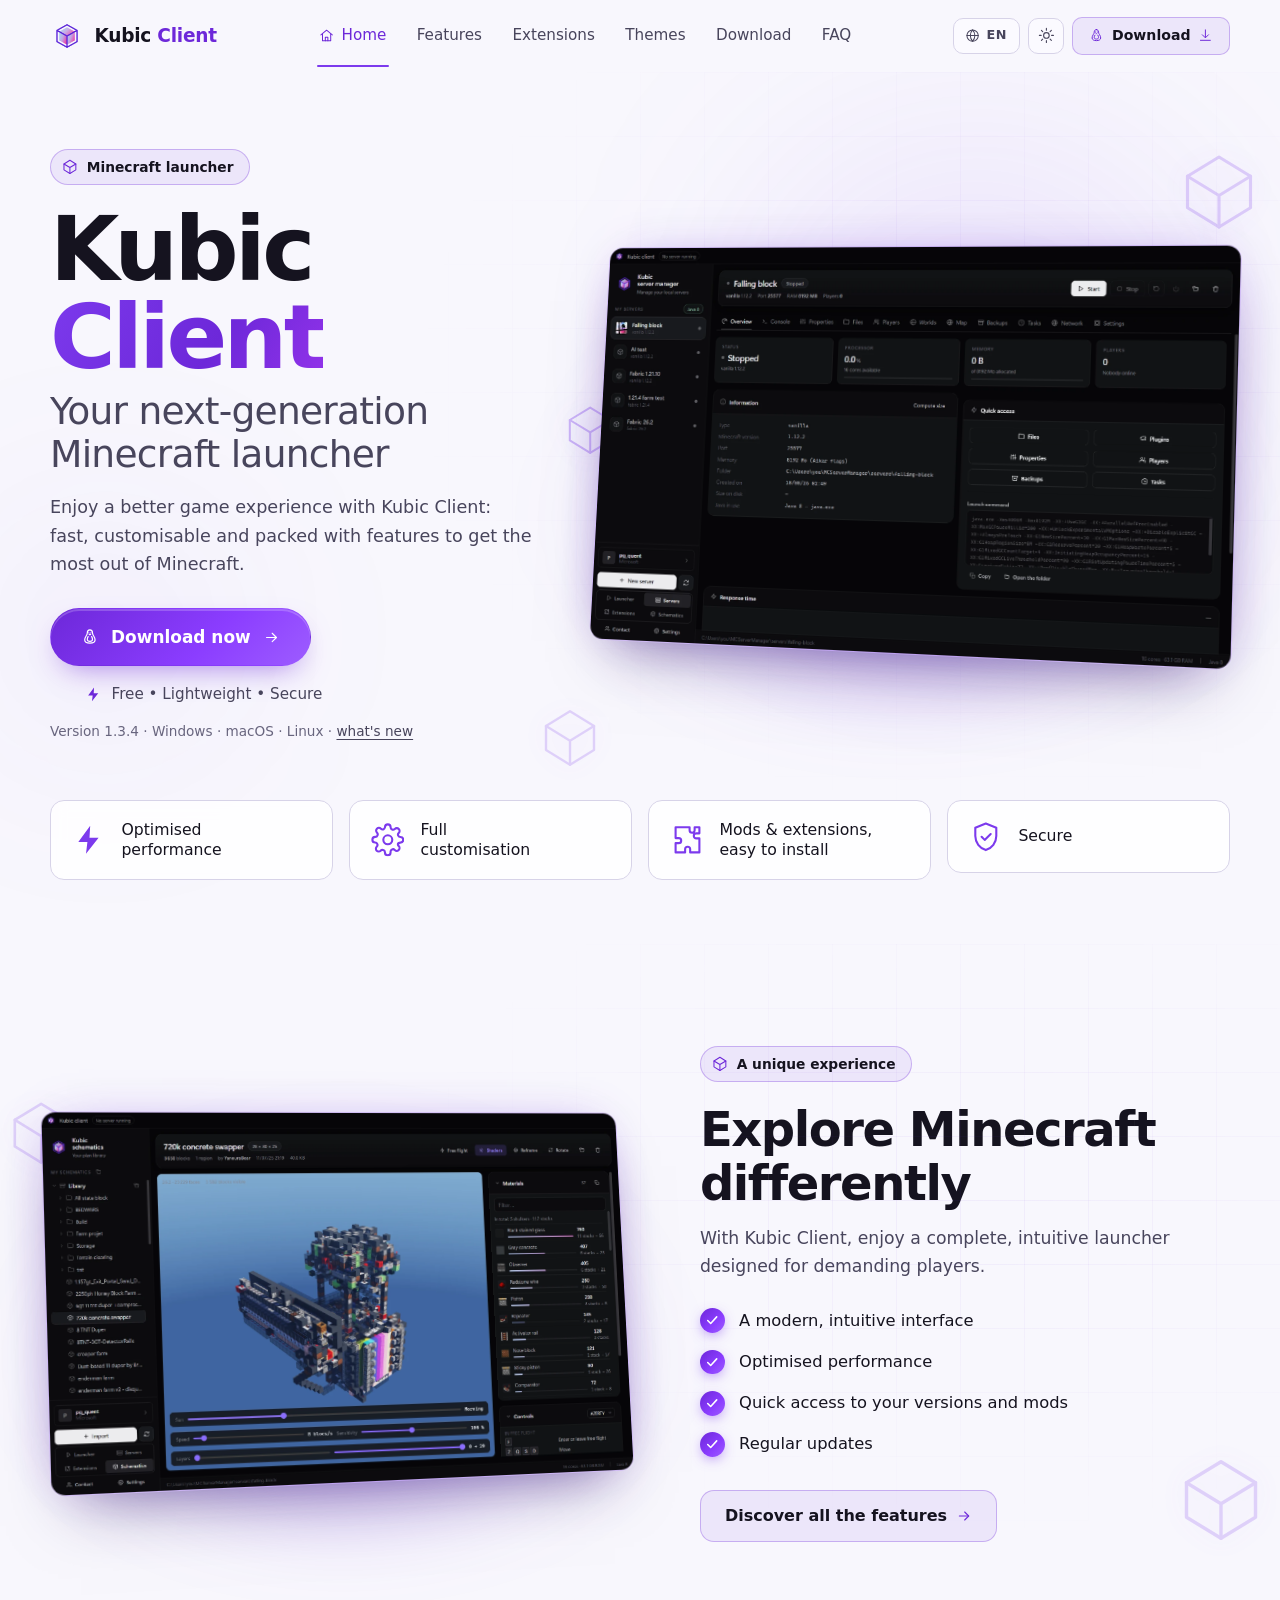
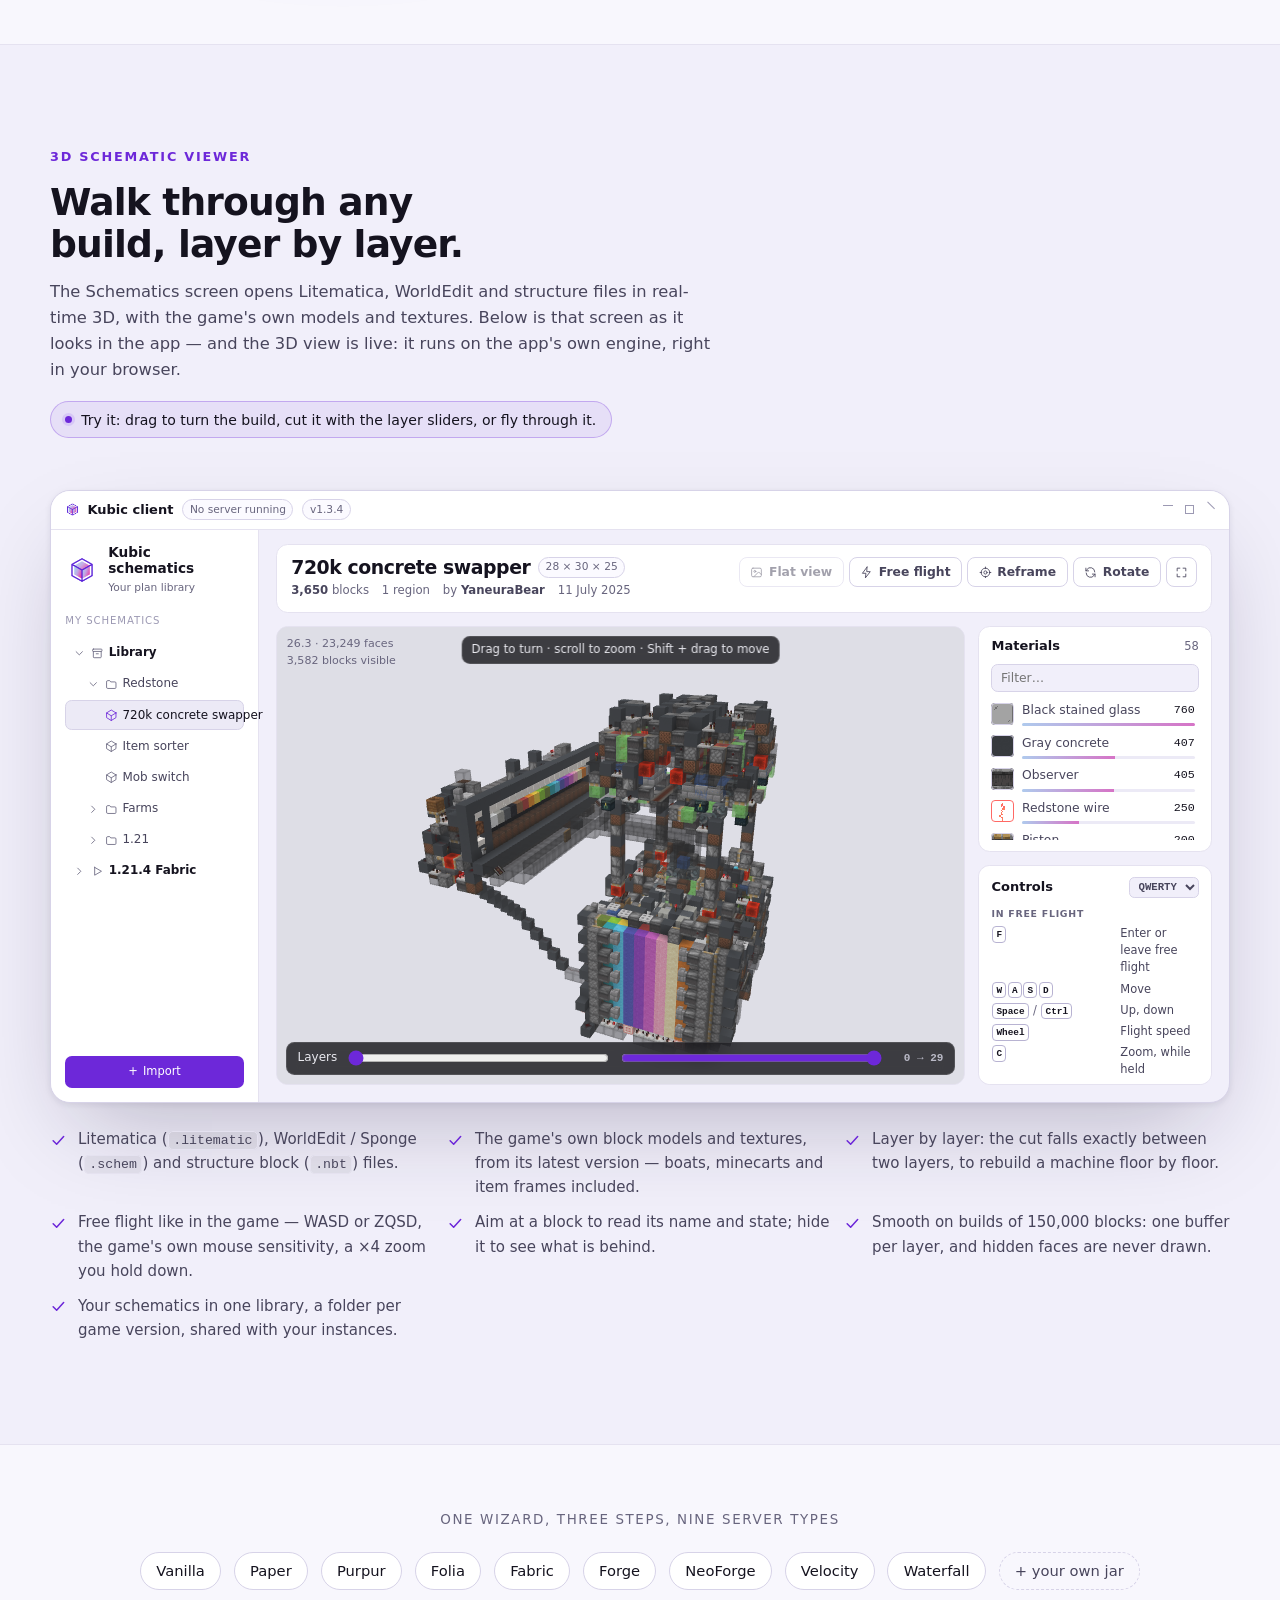
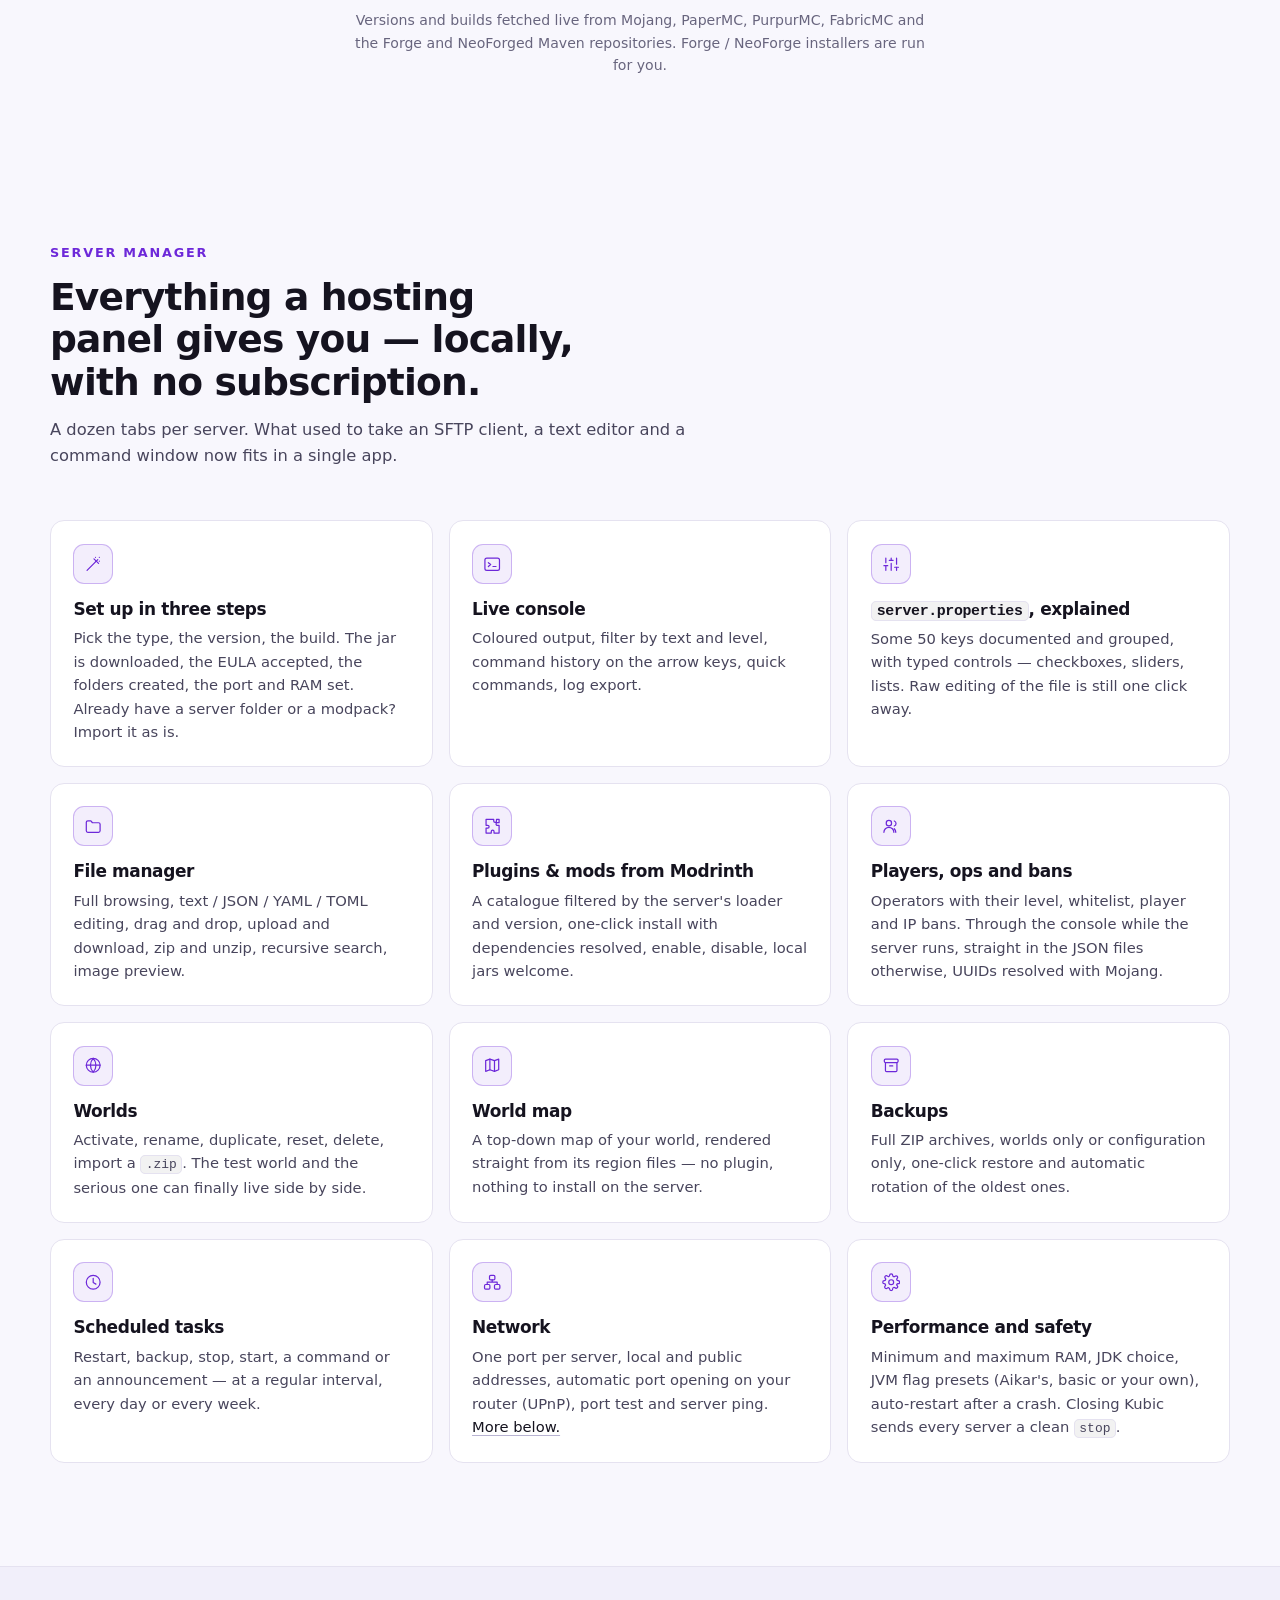
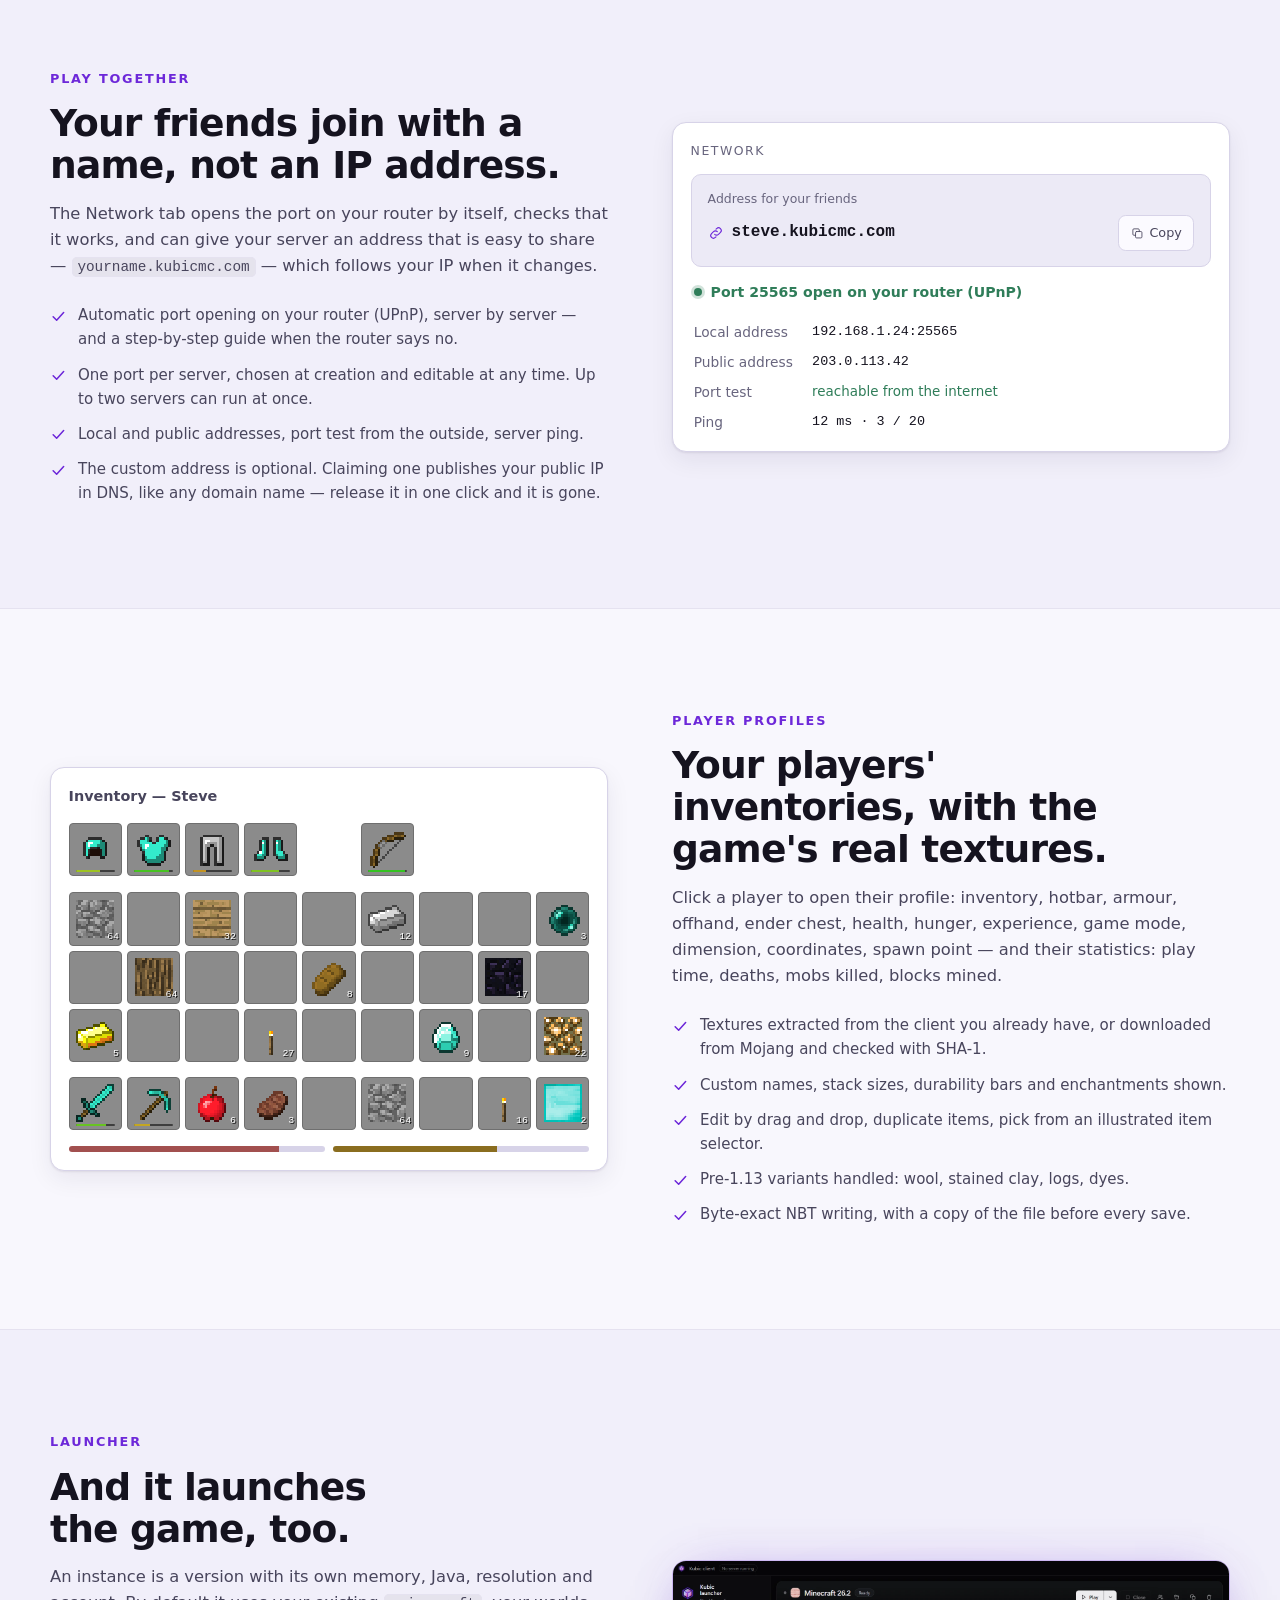
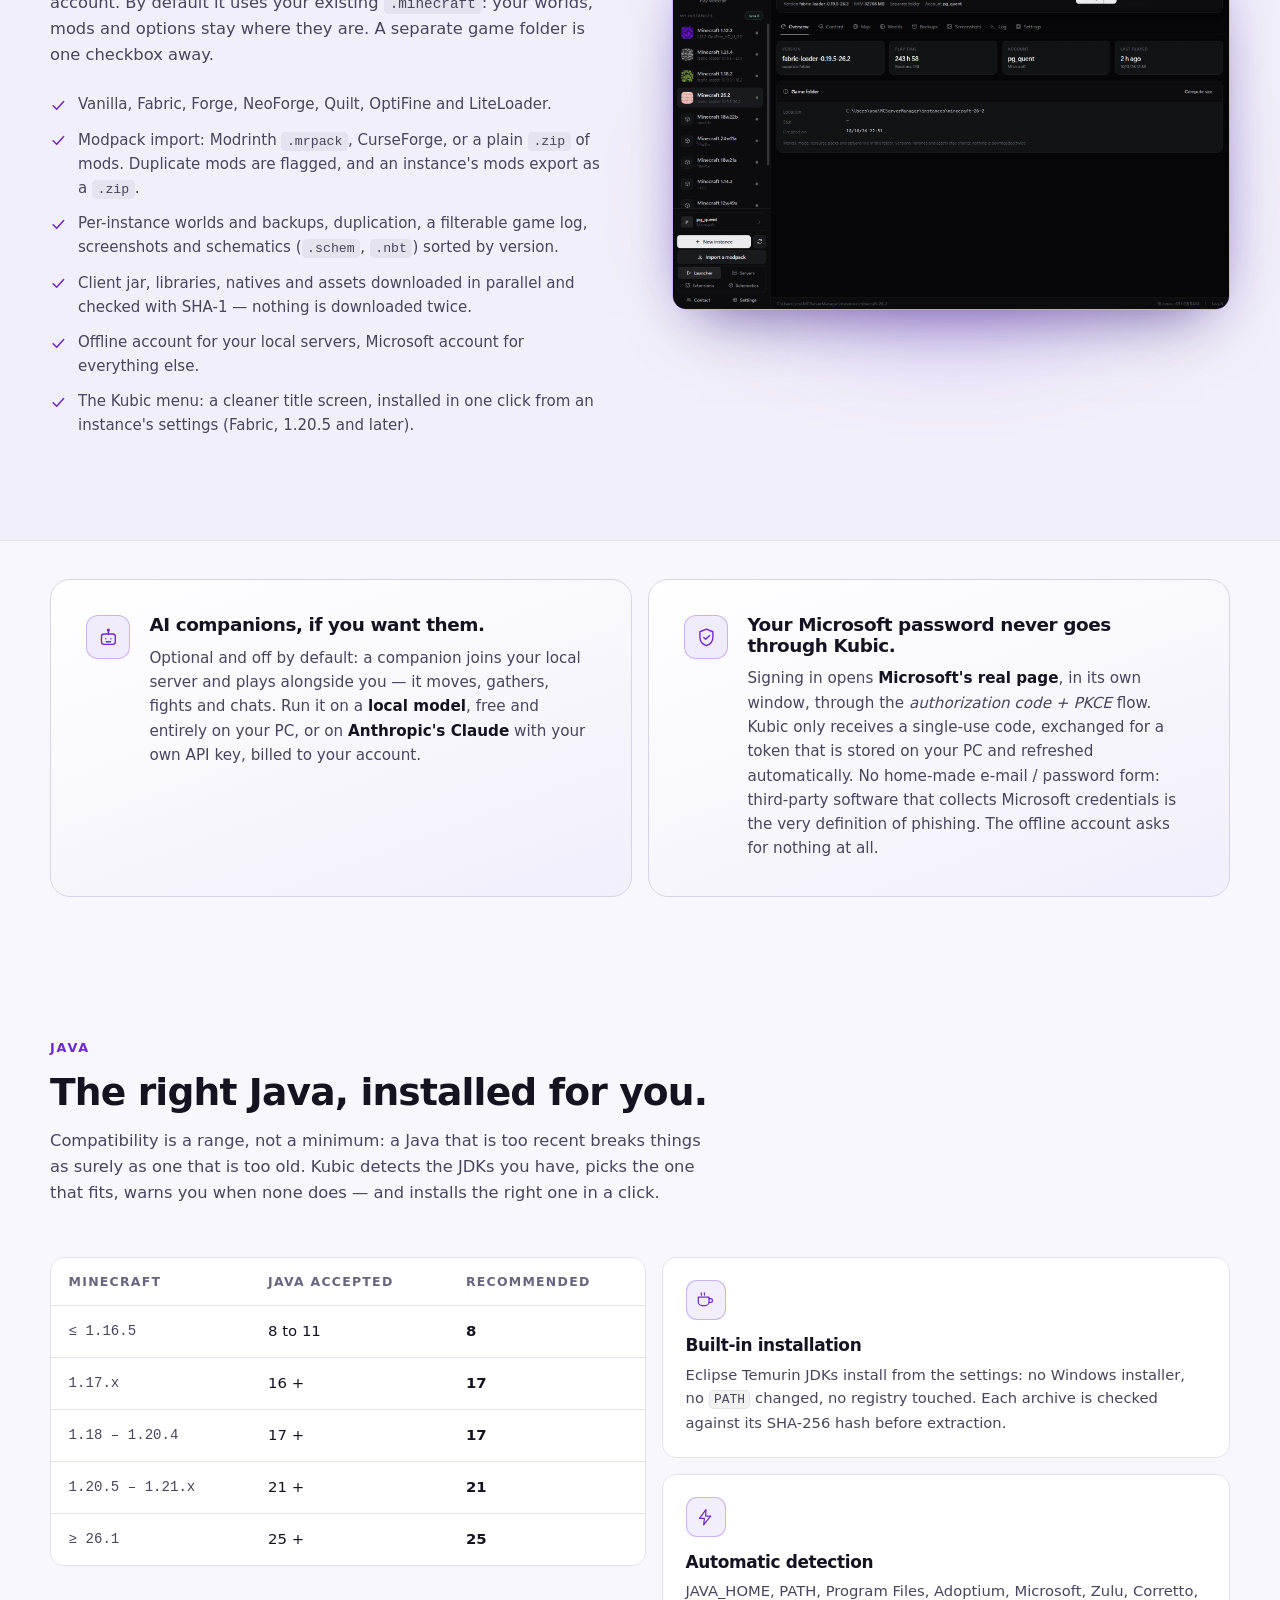
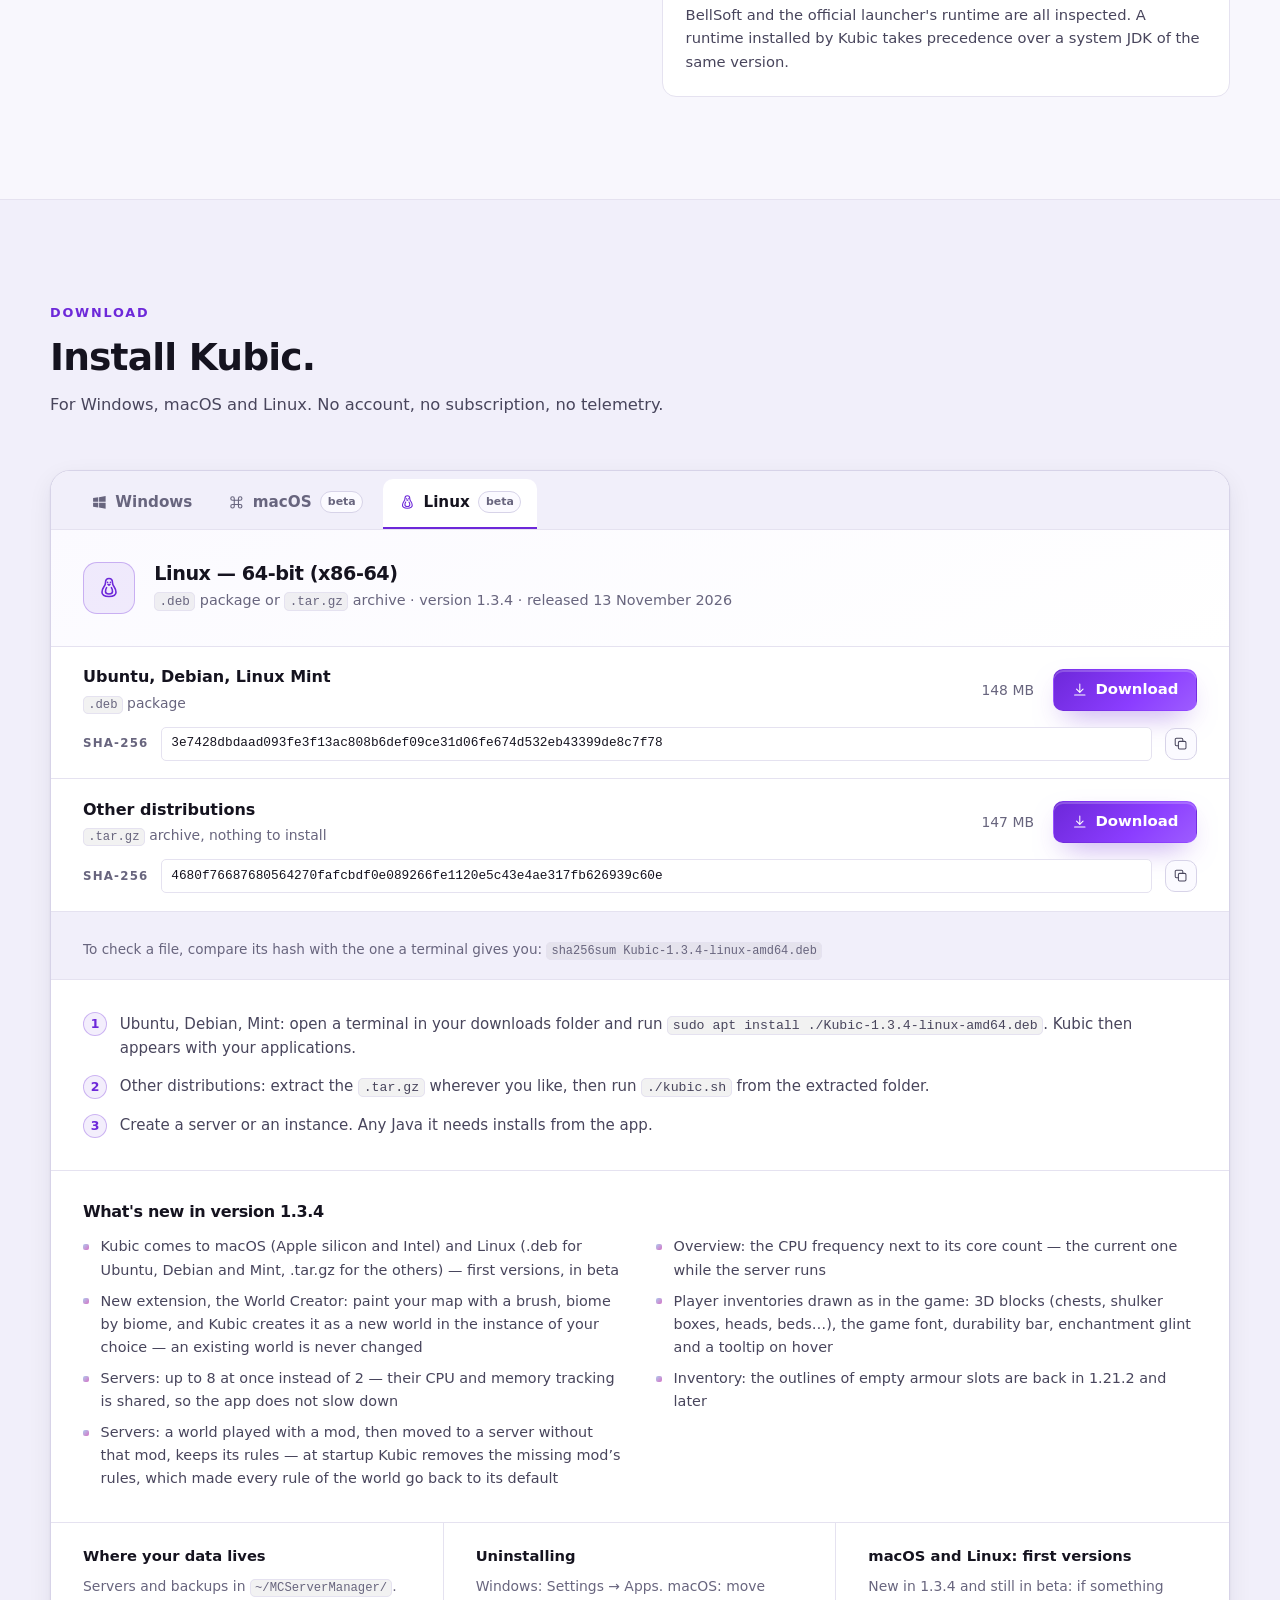
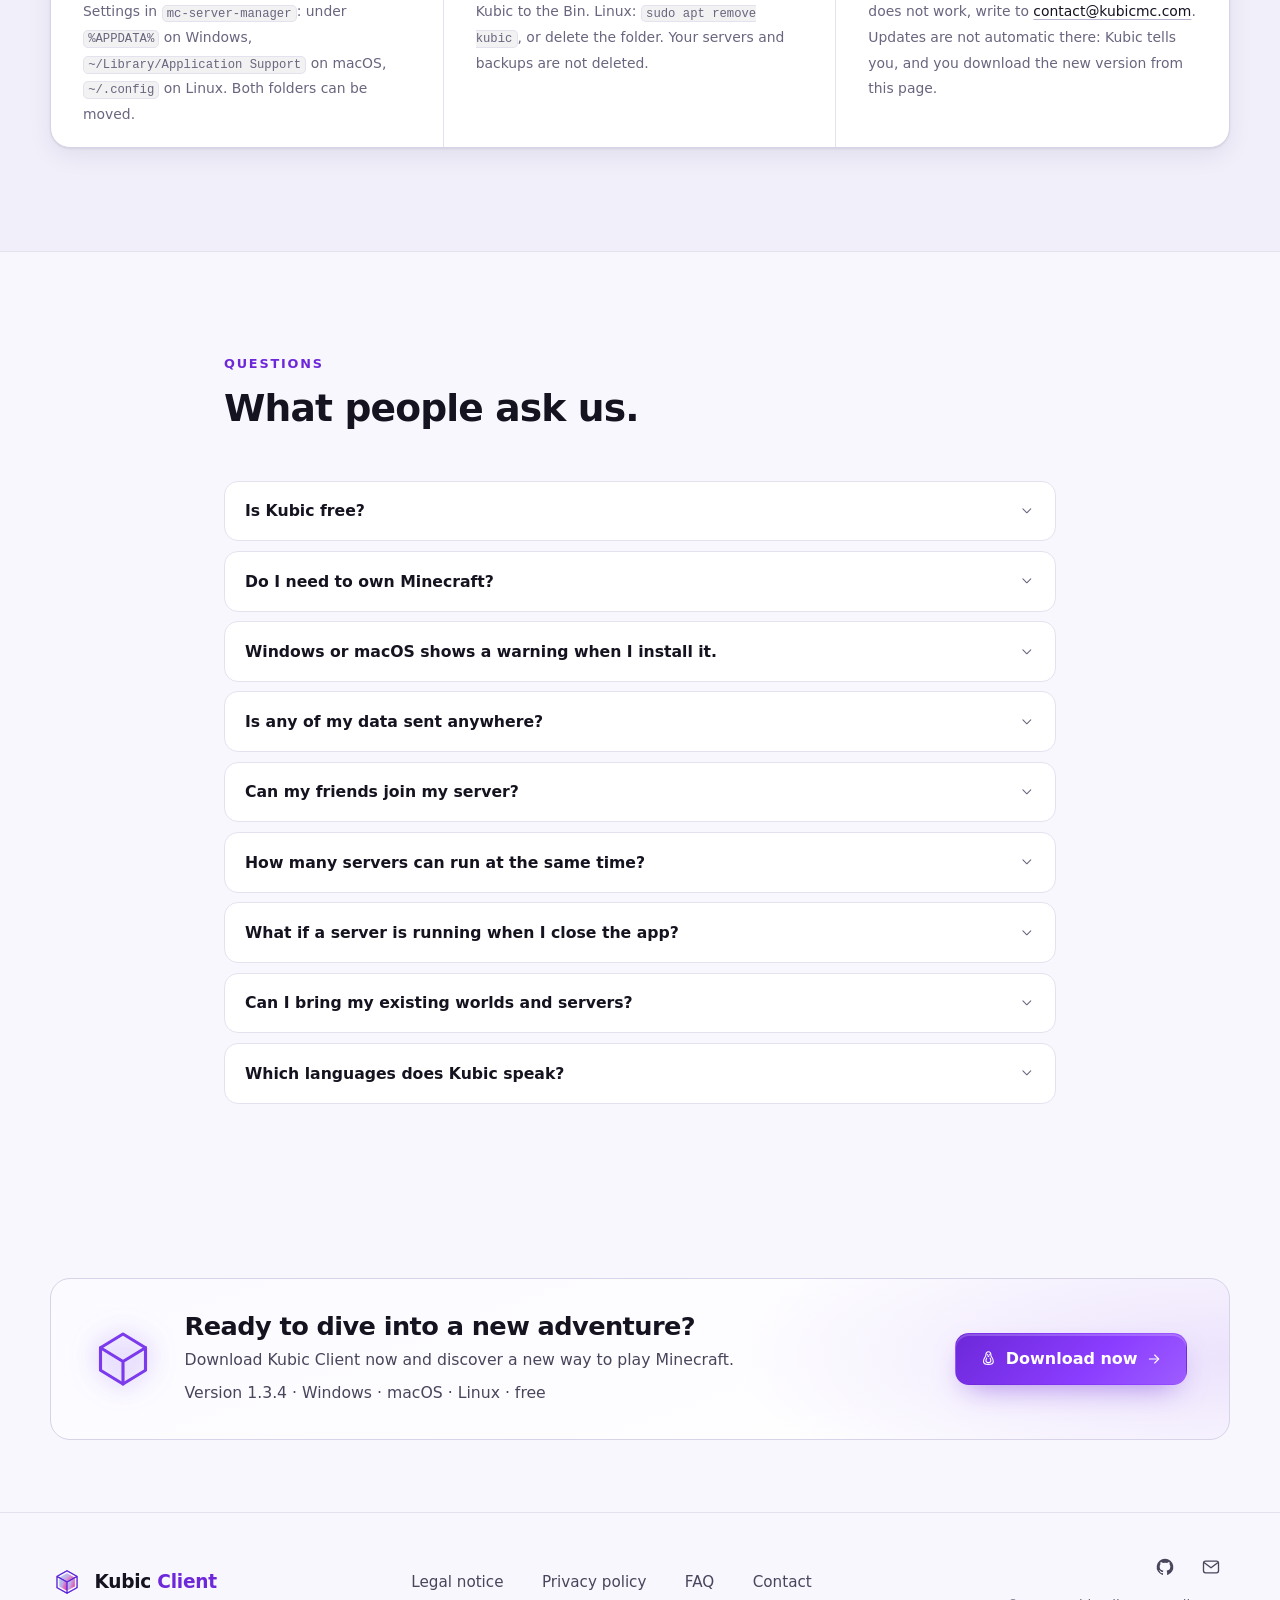
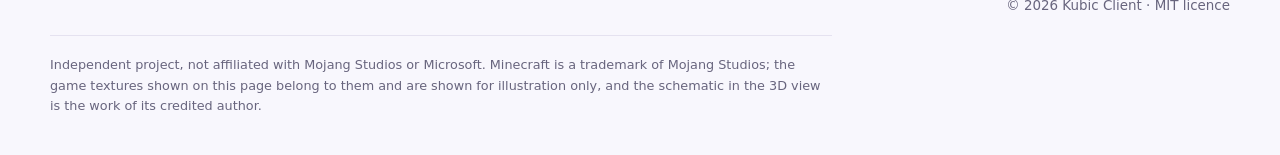
<file: index.html>
<!DOCTYPE html>
<html lang="en" data-theme="dark">
<head>
<meta charset="utf-8">
<meta name="viewport" content="width=device-width, initial-scale=1">
<title data-i18n="meta.title">Kubic Client — Minecraft launcher and server manager</title>
<meta name="description" data-i18n-attr="content:meta.description" content="Kubic Client launches Minecraft and runs your local servers — Vanilla, Paper, Purpur, Folia, Fabric, Forge, NeoForge, Velocity, Waterfall. Console, plugins and mods, backups, world map, player inventories, a 3D schematic viewer, Java included. Free for Windows, macOS and Linux.">
<!-- Adresse publique du site : à changer ici (4 lignes) s'il n'est pas servi depuis kubicmc.com. -->
<link rel="canonical" href="https://kubicmc.com/">
<meta property="og:url" content="https://kubicmc.com/">
<meta property="og:image" content="https://kubicmc.com/assets/img/og.png">
<meta name="twitter:image" content="https://kubicmc.com/assets/img/og.png">
<meta property="og:type" content="website">
<meta property="og:site_name" content="Kubic Client">
<meta property="og:title" content="Kubic Client — Minecraft launcher and server manager">
<meta property="og:description" content="Kubic Client: create, run and manage your Minecraft servers, launch the game and explore your schematics in 3D, from a single app. Free, for Windows, macOS and Linux.">
<meta property="og:image:width" content="1200">
<meta property="og:image:height" content="630">
<meta property="og:image:alt" content="Kubic Client — Minecraft launcher and server manager">
<meta name="twitter:card" content="summary_large_image">
<link rel="icon" href="favicon.ico" sizes="any">
<link rel="icon" href="assets/img/icon.png" type="image/png">
<link rel="apple-touch-icon" href="assets/img/icon.png">
<meta name="theme-color" content="#07060c">
<meta name="color-scheme" content="dark light">
<link rel="stylesheet" href="assets/css/style.css">
<script>
  /* Avant le premier affichage : thème et langue sont posés tout de suite, pour qu'un
     visiteur en thème clair ou en français ne voie pas d'abord la page par défaut.
     La classe .js arme les apparitions au défilement : sans elle, une page sans JS
     resterait blanche. */
  (function () {
    var root = document.documentElement;
    var get = function (k) { try { return localStorage.getItem(k); } catch (e) { return null; } };
    root.classList.add('js');
    root.dataset.theme = get('kubic-theme') || (matchMedia('(prefers-color-scheme: light)').matches ? 'light' : 'dark');
    var q = /[?&]lang=([a-z]{2})\b/.exec(location.search);
    var lang = (q && q[1]) || get('kubic-lang') || 'en';
    root.dataset.lang = lang;
    if (lang !== 'en') {
      root.classList.add('i18n-wait');
      setTimeout(function () { root.classList.remove('i18n-wait'); }, 1500);
    }
  })();
</script>
<!-- Pour les moteurs de recherche : ce qu'est Kubic Client, et le nom du site.
     Rien à changer à chaque version : le lien mène à la dernière Release. -->
<script type="application/ld+json">
{
  "@context": "https://schema.org",
  "@graph": [
    {
      "@type": "WebSite",
      "@id": "https://kubicmc.com/#site",
      "name": "Kubic Client",
      "alternateName": ["Kubic", "kubicmc"],
      "url": "https://kubicmc.com/"
    },
    {
      "@type": "SoftwareApplication",
      "name": "Kubic Client",
      "alternateName": "Kubic",
      "description": "Free Minecraft launcher and server manager for Windows, macOS and Linux: create and run local servers (Vanilla, Paper, Purpur, Folia, Fabric, Forge, NeoForge, Velocity, Waterfall), launch the game with several accounts, explore world maps, seed maps and schematics in 3D.",
      "applicationCategory": "GameApplication",
      "applicationSubCategory": "Minecraft launcher",
      "operatingSystem": "Windows 10, Windows 11, macOS 11 or later, Linux",
      "url": "https://kubicmc.com/",
      "downloadUrl": "https://github.com/MCquent/kubic/releases/latest",
      "image": "https://kubicmc.com/assets/img/og.png",
      "isAccessibleForFree": true,
      "offers": { "@type": "Offer", "price": "0", "priceCurrency": "EUR" },
      "sameAs": ["https://github.com/MCquent/kubic"]
    }
  ]
}
</script>
</head>
<body>

<!-- ─────────────────────────── icônes ─────────────────────────── -->
<svg class="sprite" aria-hidden="true" focusable="false">
  <defs>
    <symbol id="i-cube" viewBox="0 0 24 24"><path d="M21 7.5 12 2 3 7.5v9L12 22l9-5.5v-9Z"/><path d="M3 7.5 12 13l9-5.5M12 13v9"/></symbol>
    <symbol id="i-download" viewBox="0 0 24 24"><path d="M12 3v12"/><path d="m7 11 5 5 5-5"/><path d="M4 20h16"/></symbol>
    <symbol id="i-play" viewBox="0 0 24 24"><path d="M7 4.5v15l13-7.5-13-7.5Z"/></symbol>
    <symbol id="i-stop" viewBox="0 0 24 24"><rect x="5.5" y="5.5" width="13" height="13" rx="2"/></symbol>
    <symbol id="i-wand" viewBox="0 0 24 24"><path d="M4 20 18 6"/><path d="M15 3h.01M20 8h.01M20 3h.01M15 8h.01"/><path d="m13 5 6 6"/></symbol>
    <symbol id="i-terminal" viewBox="0 0 24 24"><rect x="2.5" y="4" width="19" height="16" rx="2.5"/><path d="m7 10 3 2.5L7 15M13 15h4"/></symbol>
    <symbol id="i-sliders" viewBox="0 0 24 24"><path d="M5 20V14M5 10V4M12 20v-9M12 7V4M19 20v-4M19 12V4"/><path d="M2.5 14h5M9.5 7h5M16.5 16h5"/></symbol>
    <symbol id="i-folder" viewBox="0 0 24 24"><path d="M3 7a2 2 0 0 1 2-2h4l2 2.5h8a2 2 0 0 1 2 2V18a2 2 0 0 1-2 2H5a2 2 0 0 1-2-2Z"/></symbol>
    <symbol id="i-puzzle" viewBox="0 0 24 24"><path d="M10 3h4v2.2a1.8 1.8 0 1 0 3.6 0V3H21v4.4h-2.2a1.8 1.8 0 1 0 0 3.6H21V21h-6.6v-2.2a1.8 1.8 0 1 0-3.6 0V21H4v-6.6h2.2a1.8 1.8 0 1 0 0-3.6H4V3h6Z"/></symbol>
    <symbol id="i-users" viewBox="0 0 24 24"><circle cx="9" cy="8" r="3.5"/><path d="M2.5 20a6.5 6.5 0 0 1 13 0"/><path d="M16 5.2a3.5 3.5 0 0 1 0 6.6M18 20a6.6 6.6 0 0 0-2-4.7"/></symbol>
    <symbol id="i-globe" viewBox="0 0 24 24"><circle cx="12" cy="12" r="9"/><path d="M3 12h18M12 3c2.4 2.6 3.6 5.6 3.6 9S14.4 18.4 12 21C9.6 18.4 8.4 15.4 8.4 12S9.6 5.6 12 3Z"/></symbol>
    <symbol id="i-map" viewBox="0 0 24 24"><path d="m9 4-5.5 2v14L9 18l6 2 5.5-2V4L15 6 9 4Z"/><path d="M9 4v14M15 6v14"/></symbol>
    <symbol id="i-archive" viewBox="0 0 24 24"><rect x="3" y="4" width="18" height="4.5" rx="1.5"/><path d="M4.5 8.5V19a1.5 1.5 0 0 0 1.5 1.5h12a1.5 1.5 0 0 0 1.5-1.5V8.5"/><path d="M10 13h4"/></symbol>
    <symbol id="i-clock" viewBox="0 0 24 24"><circle cx="12" cy="12" r="9"/><path d="M12 7v5.5l3.5 2"/></symbol>
    <symbol id="i-network" viewBox="0 0 24 24"><rect x="8.5" y="3" width="7" height="6" rx="1.5"/><rect x="2" y="15" width="7" height="6" rx="1.5"/><rect x="15" y="15" width="7" height="6" rx="1.5"/><path d="M12 9v3M5.5 15v-3h13v3"/></symbol>
    <symbol id="i-gear" viewBox="0 0 24 24"><circle cx="12" cy="12" r="3.2"/><path d="M19.4 14.5a1.7 1.7 0 0 0 .35 1.9l.06.06a2 2 0 1 1-2.83 2.83l-.06-.06a1.7 1.7 0 0 0-1.9-.35 1.7 1.7 0 0 0-1.05 1.57V21a2 2 0 1 1-4 0v-.1a1.7 1.7 0 0 0-1.1-1.55 1.7 1.7 0 0 0-1.9.35l-.06.06a2 2 0 1 1-2.83-2.83l.06-.06a1.7 1.7 0 0 0 .35-1.9 1.7 1.7 0 0 0-1.57-1.05H3a2 2 0 1 1 0-4h.1a1.7 1.7 0 0 0 1.55-1.1 1.7 1.7 0 0 0-.35-1.9l-.06-.06a2 2 0 1 1 2.83-2.83l.06.06a1.7 1.7 0 0 0 1.9.35H9a1.7 1.7 0 0 0 1-1.57V3a2 2 0 1 1 4 0v.1a1.7 1.7 0 0 0 1.05 1.57 1.7 1.7 0 0 0 1.9-.35l.06-.06a2 2 0 1 1 2.83 2.83l-.06.06a1.7 1.7 0 0 0-.35 1.9V9a1.7 1.7 0 0 0 1.57 1H21a2 2 0 1 1 0 4h-.1a1.7 1.7 0 0 0-1.5 1.05Z"/></symbol>
    <symbol id="i-coffee" viewBox="0 0 24 24"><path d="M3 8h14v6a5 5 0 0 1-5 5H8a5 5 0 0 1-5-5V8Z"/><path d="M17 10h2a2.5 2.5 0 0 1 0 5h-2"/><path d="M7 2.5c-.8 1 .8 1.8 0 2.8M11 2.5c-.8 1 .8 1.8 0 2.8"/></symbol>
    <symbol id="i-shield" viewBox="0 0 24 24"><path d="M12 2.5 4.5 5.5v6c0 4.7 3.1 8.6 7.5 10 4.4-1.4 7.5-5.3 7.5-10v-6L12 2.5Z"/><path d="m9 12 2.2 2.2L15.5 10"/></symbol>
    <symbol id="i-layers" viewBox="0 0 24 24"><path d="m12 3 9 4.5-9 4.5-9-4.5L12 3Z"/><path d="m3.5 12.5 8.5 4.2 8.5-4.2"/><path d="m3.5 17 8.5 4.2 8.5-4.2"/></symbol>
    <symbol id="i-bolt" viewBox="0 0 24 24"><path d="M13 2 4.5 13.5H11L10 22l9-11.5h-6.5L13 2Z"/></symbol>
    <symbol id="i-bot" viewBox="0 0 24 24"><rect x="4" y="8" width="16" height="12" rx="3"/><path d="M12 4v4M9 13.5h.01M15 13.5h.01M9.5 17h5"/><circle cx="12" cy="3.5" r="1"/></symbol>
    <symbol id="i-link" viewBox="0 0 24 24"><path d="M10 14a4 4 0 0 0 5.7 0l3-3a4 4 0 0 0-5.7-5.7l-1 1"/><path d="M14 10a4 4 0 0 0-5.7 0l-3 3a4 4 0 0 0 5.7 5.7l1-1"/></symbol>
    <symbol id="i-copy" viewBox="0 0 24 24"><rect x="8.5" y="8.5" width="12" height="12" rx="2"/><path d="M15.5 8.5V5.5a2 2 0 0 0-2-2h-8a2 2 0 0 0-2 2v8a2 2 0 0 0 2 2h3"/></symbol>
    <symbol id="i-refresh" viewBox="0 0 24 24"><path d="M20 11a8 8 0 0 0-14.7-4.3L3.5 9"/><path d="M3.5 4v5h5"/><path d="M4 13a8 8 0 0 0 14.7 4.3l1.8-2.3"/><path d="M20.5 20v-5h-5"/></symbol>
    <symbol id="i-trash" viewBox="0 0 24 24"><path d="M4 7h16M9.5 7V4.5h5V7M6 7l1 13h10l1-13"/></symbol>
    <symbol id="i-power" viewBox="0 0 24 24"><path d="M12 3v8"/><path d="M6.4 6.6a8 8 0 1 0 11.2 0"/></symbol>
    <symbol id="i-check" viewBox="0 0 24 24"><path d="m4.5 12.5 5 5 10-11"/></symbol>
    <symbol id="i-chevron" viewBox="0 0 24 24"><path d="m6 9 6 6 6-6"/></symbol>
    <symbol id="i-sun" viewBox="0 0 24 24"><circle cx="12" cy="12" r="4"/><path d="M12 2v2.5M12 19.5V22M2 12h2.5M19.5 12H22M4.9 4.9l1.8 1.8M17.3 17.3l1.8 1.8M19.1 4.9l-1.8 1.8M6.7 17.3l-1.8 1.8"/></symbol>
    <symbol id="i-moon" viewBox="0 0 24 24"><path d="M20 14.5A8.5 8.5 0 0 1 9.5 4a8.5 8.5 0 1 0 10.5 10.5Z"/></symbol>
    <symbol id="i-windows" viewBox="0 0 24 24"><path d="M3 5.8 10.4 4.7v6.6H3V5.8Z" fill="currentColor" stroke="none"/><path d="M11.6 4.5 21 3v8.3h-9.4V4.5Z" fill="currentColor" stroke="none"/><path d="M3 12.7h7.4v6.6L3 18.2v-5.5Z" fill="currentColor" stroke="none"/><path d="M11.6 12.7H21V21l-9.4-1.5v-6.8Z" fill="currentColor" stroke="none"/></symbol>
    <symbol id="i-macos" viewBox="0 0 24 24"><path d="M9 9V6.5A2.5 2.5 0 1 0 6.5 9H9Zm6 0V6.5A2.5 2.5 0 1 1 17.5 9H15Zm0 6h2.5a2.5 2.5 0 1 1-2.5 2.5V15Zm-6 0H6.5A2.5 2.5 0 1 0 9 17.5V15Z"/><path d="M9 9h6v6H9z"/></symbol>
    <symbol id="i-linux" viewBox="0 0 24 24"><path d="M12 2.5c-2.2 0-3.5 1.8-3.5 4.2 0 1.6-.6 2.6-1.6 4.1C5.6 12.7 5 14.6 5 16.3c0 2.6 3 4.2 7 4.2s7-1.6 7-4.2c0-1.7-.6-3.6-1.9-5.5-1-1.5-1.6-2.5-1.6-4.1 0-2.4-1.3-4.2-3.5-4.2Z"/><path d="M9.6 11.6c-.8 1.2-1.1 2.6-1.1 3.9 0 1.6 1.5 2.5 3.5 2.5s3.5-.9 3.5-2.5c0-1.3-.3-2.7-1.1-3.9"/><path d="M10.6 6.4h.01M13.4 6.4h.01"/><path d="m11 8.4 1 .8 1-.8"/></symbol>
    <symbol id="i-menu" viewBox="0 0 24 24"><path d="M4 7h16M4 12h16M4 17h16"/></symbol>
    <symbol id="i-close" viewBox="0 0 24 24"><path d="m6 6 12 12M18 6 6 18"/></symbol>
    <symbol id="i-image" viewBox="0 0 24 24"><rect x="3" y="4" width="18" height="16" rx="2.5"/><circle cx="9" cy="10" r="1.8"/><path d="m21 16-5-5-9 9"/></symbol>
    <symbol id="i-target" viewBox="0 0 24 24"><circle cx="12" cy="12" r="8"/><circle cx="12" cy="12" r="3"/><path d="M12 2v3M12 19v3M2 12h3M19 12h3"/></symbol>
    <symbol id="i-plane" viewBox="0 0 24 24"><path d="M21 3 3 10.5l7.2 2.3L12.5 20 21 3Z"/><path d="m10.2 12.8 4.3-4.3"/></symbol>
    <symbol id="i-expand" viewBox="0 0 24 24"><path d="M4 9V4h5M20 9V4h-5M4 15v5h5M20 15v5h-5"/></symbol>
    <symbol id="i-mail" viewBox="0 0 24 24"><rect x="3" y="5" width="18" height="14" rx="2.5"/><path d="m4 7 8 6 8-6"/></symbol>
    <symbol id="i-arrow" viewBox="0 0 24 24"><path d="M5 12h14"/><path d="m13 6 6 6-6 6"/></symbol>
    <symbol id="i-home" viewBox="0 0 24 24"><path d="m3 11 9-7.5 9 7.5"/><path d="M5.5 9.5V20h13V9.5"/><path d="M10 20v-5.5h4V20"/></symbol>
    <symbol id="i-github" viewBox="0 0 24 24"><path d="M12 2a10 10 0 0 0-3.16 19.49c.5.09.68-.22.68-.48v-1.7c-2.78.6-3.37-1.34-3.37-1.34-.46-1.16-1.11-1.47-1.11-1.47-.91-.62.07-.6.07-.6 1 .07 1.53 1.03 1.53 1.03.9 1.52 2.34 1.08 2.91.83.09-.65.35-1.09.63-1.34-2.22-.25-4.56-1.11-4.56-4.94 0-1.09.39-1.98 1.03-2.68-.1-.25-.45-1.27.1-2.64 0 0 .84-.27 2.75 1.02a9.5 9.5 0 0 1 5 0c1.91-1.29 2.75-1.02 2.75-1.02.55 1.37.2 2.39.1 2.64.64.7 1.03 1.59 1.03 2.68 0 3.84-2.34 4.68-4.57 4.93.36.31.68.92.68 1.85V21c0 .27.18.58.69.48A10 10 0 0 0 12 2Z" fill="currentColor" stroke="none"/></symbol>
  </defs>
</svg>

<a class="skip" href="#content" data-i18n="nav.skip">Skip to content</a>

<!-- ─────────────────────────── barre de navigation ─────────────────────────── -->
<header class="nav" id="nav">
  <div class="nav-in">
    <a class="brand" href="#top" aria-label="Kubic Client — home" data-i18n-attr="aria-label:nav.home">
      <img class="brand-logo" src="assets/img/icon.png" width="34" height="34" alt="">
      <span class="brand-name">Kubic <b>Client</b></span>
    </a>

    <!-- data-spy : la rubrique à l'écran est marquée dans la barre (main.js). -->
    <nav class="nav-links" id="nav-links" aria-label="Main navigation" data-i18n-attr="aria-label:nav.main">
      <a href="#top" class="is-active" data-spy="top"><svg aria-hidden="true"><use href="#i-home"/></svg> <span data-i18n="nav.accueil">Home</span></a>
      <a href="#features" data-spy="features" data-i18n="nav.features">Features</a>
      <a href="extensions.html" data-i18n="nav.extensions">Extensions</a>
      <a href="themes.html" data-i18n="nav.themes">Themes</a>
      <a href="#download" data-spy="download" data-i18n="nav.dlsec">Download</a>
      <a href="#faq" data-spy="faq" data-i18n="nav.faq">FAQ</a>
    </nav>

    <div class="nav-actions">
      <label class="lang-pick">
        <svg aria-hidden="true"><use href="#i-globe"/></svg>
        <select id="lang-select" aria-label="Language" data-i18n-attr="aria-label:nav.language">
          <option value="en" lang="en">EN</option>
          <option value="fr" lang="fr">FR</option>
          <option value="es" lang="es">ES</option>
          <option value="de" lang="de">DE</option>
          <option value="it" lang="it">IT</option>
          <option value="pt" lang="pt">PT</option>
        </select>
      </label>
      <button class="icon-btn" id="theme-toggle" type="button" aria-label="Switch theme" data-i18n-attr="aria-label:nav.theme">
        <svg class="ico-moon"><use href="#i-moon"/></svg>
        <svg class="ico-sun"><use href="#i-sun"/></svg>
      </button>
      <a class="btn btn-outline btn-sm nav-dl" href="#download">
        <svg data-os-icon><use href="#i-windows"/></svg> <span data-i18n="nav.download">Download</span> <svg class="dl-ico"><use href="#i-download"/></svg>
      </a>
      <button class="icon-btn nav-burger" id="nav-burger" type="button" aria-label="Menu" aria-expanded="false" aria-controls="nav-links">
        <svg class="ico-menu"><use href="#i-menu"/></svg>
        <svg class="ico-close"><use href="#i-close"/></svg>
      </button>
    </div>
  </div>
</header>

<main id="content">

<!-- ─────────────────────────── haut de page ─────────────────────────── -->
<section class="hero" id="top">
  <div class="hero-bg" aria-hidden="true">
    <span class="glow-a"></span><span class="glow-b"></span>
    <svg class="cube" style="--s:3.4rem; --o:.34; left:44%; top:38%"><use href="#i-cube"/></svg>
    <svg class="cube" style="--s:5.25rem; --o:.22; --t:-3s; right:1.5%; top:9%"><use href="#i-cube"/></svg>
    <svg class="cube" style="--s:4rem; --o:.2; --t:-6s; left:42%; bottom:20%"><use href="#i-cube"/></svg>
  </div>

  <div class="wrap hero-grid">
    <div class="hero-txt">
      <p class="pill" data-reveal><svg aria-hidden="true"><use href="#i-cube"/></svg> <span data-i18n="hero.pill">Minecraft launcher</span></p>

      <h1 data-reveal>
        <span class="h1-name">Kubic <span class="grad">Client</span></span>
        <span class="h1-sub" data-i18n="hero.sub">Your next-generation Minecraft launcher</span>
      </h1>

      <p class="lead" data-reveal data-i18n="hero.lead2">
        Enjoy a better game experience with Kubic Client: fast, customisable and packed with
        features to get the most out of Minecraft.
      </p>

      <div class="hero-cta" data-reveal>
        <a class="btn btn-primary btn-xl" href="#download">
          <svg data-os-icon><use href="#i-windows"/></svg>
          <span data-i18n="hero.cta2">Download now</span>
          <svg class="arrow"><use href="#i-arrow"/></svg>
        </a>
      </div>

      <p class="hero-points" data-reveal><svg aria-hidden="true"><use href="#i-bolt"/></svg> <span data-i18n="hero.points">Free • Lightweight • Secure</span></p>

      <p class="hero-meta" data-reveal>
        <span data-i18n="w.version">Version</span> <span data-dl-version>1.3.4</span> ·
        <span data-i18n="hero.installer">Windows · macOS · Linux</span> ·
        <a href="#download" data-whats-new-link data-i18n="hero.whatsnew">what's new</a>
      </p>
    </div>

    <!-- une vraie capture de l'application (tools : voir le README), penchée par la feuille de style -->
    <div class="hero-vis" data-reveal>
      <div class="tilt">
        <img src="assets/img/app-servers.webp" width="1800" height="1125" fetchpriority="high"
             alt="Kubic Client's server manager: the overview of a Minecraft server, with its status, memory, players and quick access" data-i18n-attr="alt:hero.shot">
      </div>
    </div>
  </div>

  <div class="wrap">
    <ul class="feats">
      <li data-reveal><a class="feat" href="#servers"><svg class="plein" aria-hidden="true"><use href="#i-bolt"/></svg> <span data-i18n="feat.1">Optimised<br>performance</span></a></li>
      <li data-reveal><a class="feat" href="themes.html"><svg aria-hidden="true"><use href="#i-gear"/></svg> <span data-i18n="feat.2">Full<br>customisation</span></a></li>
      <li data-reveal><a class="feat" href="extensions.html"><svg aria-hidden="true"><use href="#i-puzzle"/></svg> <span data-i18n="feat.3">Mods &amp; extensions,<br>easy to install</span></a></li>
      <li data-reveal><a class="feat" href="#security"><svg aria-hidden="true"><use href="#i-shield"/></svg> <span data-i18n="feat.4">Secure</span></a></li>
    </ul>
  </div>
</section>

<!-- ─────────────────────────── explorer ─────────────────────────── -->
<section class="sec explore" id="features">
  <div class="hero-bg" aria-hidden="true">
    <svg class="cube" style="--s:4.4rem; --o:.2; --t:-2s; left:.5%; top:22%"><use href="#i-cube"/></svg>
    <svg class="cube" style="--s:5.75rem; --o:.2; --t:-5s; right:1%; bottom:14%"><use href="#i-cube"/></svg>
  </div>
  <div class="wrap split">
    <div class="split-vis" data-reveal>
      <div class="tilt tilt-left">
        <img src="assets/img/app-schematics.webp" width="1800" height="1125" loading="lazy"
             alt="Kubic Client's Schematics screen: a redstone machine shown in 3D, with its list of materials" data-i18n-attr="alt:ex.shot">
      </div>
    </div>

    <div class="split-txt" data-reveal>
      <p class="pill"><svg aria-hidden="true"><use href="#i-cube"/></svg> <span data-i18n="ex.pill">A unique experience</span></p>
      <h2 data-i18n="ex.title">Explore Minecraft differently</h2>
      <p class="sec-lead" data-i18n="ex.lead">With Kubic Client, enjoy a complete, intuitive launcher designed for demanding players.</p>
      <ul class="checks">
        <li><span class="ok"><svg aria-hidden="true"><use href="#i-check"/></svg></span> <span data-i18n="ex.c1">A modern, intuitive interface</span></li>
        <li><span class="ok"><svg aria-hidden="true"><use href="#i-check"/></svg></span> <span data-i18n="ex.c2">Optimised performance</span></li>
        <li><span class="ok"><svg aria-hidden="true"><use href="#i-check"/></svg></span> <span data-i18n="ex.c3">Quick access to your versions and mods</span></li>
        <li><span class="ok"><svg aria-hidden="true"><use href="#i-check"/></svg></span> <span data-i18n="ex.c4">Regular updates</span></li>
      </ul>
      <a class="btn btn-outline btn-lg" href="#servers">
        <span data-i18n="ex.cta">Discover all the features</span> <svg class="arrow"><use href="#i-arrow"/></svg>
      </a>
    </div>
  </div>
</section>

<!-- ─────────────────────────── visionneur 3D ─────────────────────────── -->
<section class="sec sec-alt" id="schematics">
  <div class="wrap">
    <header class="sec-head" data-reveal>
      <p class="kicker" data-i18n="sc.kicker">3D schematic viewer</p>
      <h2 data-i18n="sc.title">Walk through any build, layer by layer.</h2>
      <p class="sec-lead" data-i18n="sc.lead">
        The Schematics screen opens Litematica, WorldEdit and structure files in real-time 3D, with
        the game's own models and textures. Below is that screen as it looks in the app — and the
        3D view is live: it runs on the app's own engine, right in your browser.
      </p>
      <p class="sc-try"><span class="viewer-dot"></span> <span data-i18n="sc.try">Try it: drag to turn the build, cut it with the layer sliders, or fly through it.</span></p>
    </header>

    <!-- l'écran Schematics de l'application ; la scène 3D est le vrai moteur (assets/js/viewer/) -->
    <div class="sch" id="viewer" data-reveal>
      <div class="app-tb">
        <span class="tb-brand"><img src="assets/img/icon.png" alt=""> Kubic client</span>
        <span class="chip" data-i18n="app.norun">No server running</span>
        <span class="chip">v<span data-dl-version>1.3.4</span></span>
        <span class="tb-win"><i></i><i></i><i></i></span>
      </div>

      <div class="sch-body">
        <aside class="app-side sch-side" aria-hidden="true">
          <div class="side-head">
            <img class="side-logo" src="assets/img/icon.png" alt="">
            <div>
              <strong>Kubic<br>schematics</strong>
              <small data-i18n="sch.sub">Your plan library</small>
            </div>
          </div>
          <div class="side-label"><span data-i18n="sch.side">My schematics</span></div>
          <div class="sch-arbre">
            <span class="sch-l racine"><svg><use href="#i-chevron"/></svg><svg><use href="#i-archive"/></svg> <span data-i18n="sch.lib">Library</span></span>
            <span class="sch-l dossier n1"><svg><use href="#i-chevron"/></svg><svg><use href="#i-folder"/></svg> Redstone</span>
            <span class="sch-l fichier n2 is-active"><svg><use href="#i-cube"/></svg> <span id="sch-arbre-nom">720k concrete swapper</span></span>
            <span class="sch-l fichier n2"><svg><use href="#i-cube"/></svg> Item sorter</span>
            <span class="sch-l fichier n2"><svg><use href="#i-cube"/></svg> Mob switch</span>
            <span class="sch-l dossier n1 ferme"><svg><use href="#i-chevron"/></svg><svg><use href="#i-folder"/></svg> Farms</span>
            <span class="sch-l dossier n1 ferme"><svg><use href="#i-chevron"/></svg><svg><use href="#i-folder"/></svg> 1.21</span>
            <span class="sch-l racine ferme"><svg><use href="#i-chevron"/></svg><svg><use href="#i-play"/></svg> 1.21.4 Fabric</span>
          </div>
          <div class="side-foot">
            <span class="mini-btn mini-primary">+ <span data-i18n="sch.import">Import</span></span>
          </div>
        </aside>

        <div class="sch-main">
          <div class="sch-head">
            <div class="sch-id">
              <div class="sch-titre"><h3 id="viewer-nom">720k concrete swapper</h3> <span class="chip" id="viewer-dims">28 × 30 × 25</span></div>
              <div class="sch-meta">
                <span><b id="viewer-blocs">3,650</b> <span data-i18n="sch.blocks">blocks</span></span>
                <span data-i18n="sch.region">1 region</span>
                <span><span data-i18n="vw.by">by</span> <b id="viewer-auteur">YaneuraBear</b></span>
                <span id="viewer-date">11 July 2025</span>
              </div>
            </div>
            <div class="sch-actions">
              <span class="sbtn is-off" title="Available in the app" data-i18n-attr="title:sch.inapp"><svg><use href="#i-image"/></svg> <span class="sbtn-lbl" data-i18n="sch.flat">Flat view</span></span>
              <button type="button" class="sbtn fine-only" id="vw-fly"><svg><use href="#i-bolt"/></svg> <span class="sbtn-lbl" id="vw-fly-t">Free flight</span></button>
              <button type="button" class="sbtn" id="vw-reset"><svg><use href="#i-target"/></svg> <span class="sbtn-lbl" data-i18n="sch.reframe">Reframe</span></button>
              <button type="button" class="sbtn" id="vw-rot"><svg><use href="#i-refresh"/></svg> <span class="sbtn-lbl" data-i18n="sch.rotate">Rotate</span></button>
              <button type="button" class="sbtn sbtn-ico" id="vw-full" aria-label="Full screen" data-i18n-attr="aria-label:vw.full"><svg><use href="#i-expand"/></svg></button>
            </div>
          </div>

          <div class="sch-corps">
            <div class="sch-scene" id="viewer-stage">
              <img class="viewer-poster" src="assets/viewer/720k-concrete-swapper.webp" width="1600" height="900" alt="The 720k concrete swapper, a redstone machine, rendered in 3D by Kubic" data-i18n-attr="alt:vw.alt">
              <canvas class="viewer-cv" id="viewer-cv" tabindex="0" aria-label="Interactive 3D view of the 720k concrete swapper" data-i18n-attr="aria-label:vw.aria"></canvas>
              <p class="viewer-hint" id="viewer-hint">
                <span class="hint-fine" data-i18n="vw.hint">Drag to turn · scroll to zoom · Shift + drag to move</span>
                <span class="hint-touch" data-i18n="vw.hint.touch">Swipe sideways to turn · pinch to zoom</span>
              </p>
              <div class="sch-hud" id="viewer-hud"><span id="viewer-faces">26.3</span><span id="viewer-visibles">3,582 blocks visible</span></div>
              <div class="viewer-fly" id="viewer-fly" hidden>
                <span class="viewer-cross" aria-hidden="true"></span>
                <p class="viewer-aim" id="viewer-aim" hidden></p>
                <p class="viewer-keys" id="viewer-keys"></p>
              </div>
              <p class="viewer-msg" id="viewer-msg" hidden></p>
              <div class="sch-tranche">
                <span data-i18n="sch.layers">Layers</span>
                <input type="range" id="vw-bas" min="0" max="29" value="0" aria-label="Layer floor" data-i18n-attr="aria-label:sch.floor">
                <input type="range" id="vw-haut" min="0" max="29" value="29" aria-label="Layer ceiling" data-i18n-attr="aria-label:sch.ceiling">
                <output id="vw-couches">0 → 29</output>
              </div>
            </div>

            <aside class="sch-cote">
              <div class="sch-carte">
                <div class="sch-carte-tete">
                  <h4 data-i18n="sc.mats">Materials</h4>
                  <span id="mats-types">58</span>
                </div>
                <input type="search" class="sch-filtre" id="mats-filtre" placeholder="Filter…" aria-label="Filter the materials" data-i18n-attr="placeholder:sch.filter;aria-label:sch.filter.aria">
                <ol class="mats-list" id="mats-list">
                  <li><span class="mat-ico" style="--tx:4;--ty:0"></span><span class="mat-nom">Black stained glass</span><span class="mat-n">760</span><span class="mat-bar"><i style="width:100%"></i></span></li>
                  <li><span class="mat-ico" style="--tx:2;--ty:2"></span><span class="mat-nom">Gray concrete</span><span class="mat-n">407</span><span class="mat-bar"><i style="width:54%"></i></span></li>
                  <li><span class="mat-ico" style="--tx:2;--ty:4"></span><span class="mat-nom">Observer</span><span class="mat-n">405</span><span class="mat-bar"><i style="width:53%"></i></span></li>
                  <li><span class="mat-ico mat-red" style="--tx:8;--ty:5"></span><span class="mat-nom">Redstone wire</span><span class="mat-n">250</span><span class="mat-bar"><i style="width:33%"></i></span></li>
                  <li><span class="mat-ico" style="--tx:8;--ty:4"></span><span class="mat-nom">Piston</span><span class="mat-n">200</span><span class="mat-bar"><i style="width:26%"></i></span></li>
                  <li><span class="mat-ico" style="--tx:4;--ty:6"></span><span class="mat-nom">Repeater</span><span class="mat-n">145</span><span class="mat-bar"><i style="width:19%"></i></span></li>
                </ol>
              </div>
              <div class="sch-carte fine-only">
                <div class="sch-carte-tete">
                  <h4 data-i18n="sch.controls">Controls</h4>
                  <select class="sch-dispo" id="vw-dispo" aria-label="Keyboard layout" data-i18n-attr="aria-label:sch.layout">
                    <option value="azerty">AZERTY</option>
                    <option value="qwerty">QWERTY</option>
                  </select>
                </div>
                <dl class="sch-aide" id="viewer-aide"></dl>
              </div>
            </aside>
          </div>
        </div>
      </div>
    </div>

    <ul class="ticks sc-ticks" data-reveal>
      <li><svg><use href="#i-check"/></svg> <span data-i18n="sc.t1">Litematica (<code>.litematic</code>), WorldEdit / Sponge (<code>.schem</code>) and structure block (<code>.nbt</code>) files.</span></li>
      <li><svg><use href="#i-check"/></svg> <span data-i18n="sc.t2">The game's own block models and textures, from its latest version — boats, minecarts and item frames included.</span></li>
      <li><svg><use href="#i-check"/></svg> <span data-i18n="sc.t3">Layer by layer: the cut falls exactly between two layers, to rebuild a machine floor by floor.</span></li>
      <li><svg><use href="#i-check"/></svg> <span data-i18n="sc.t4">Free flight like in the game — WASD or ZQSD, the game's own mouse sensitivity, a ×4 zoom you hold down.</span></li>
      <li><svg><use href="#i-check"/></svg> <span data-i18n="sc.t5">Aim at a block to read its name and state; hide it to see what is behind.</span></li>
      <li><svg><use href="#i-check"/></svg> <span data-i18n="sc.t6">Smooth on builds of 150,000 blocks: one buffer per layer, and hidden faces are never drawn.</span></li>
      <li><svg><use href="#i-check"/></svg> <span data-i18n="sc.t7">Your schematics in one library, a folder per game version, shared with your instances.</span></li>
    </ul>
  </div>
</section>

<!-- ─────────────────────────── bandeau types ─────────────────────────── -->
<section class="strip" aria-label="Supported server types" data-i18n-attr="aria-label:strip.aria">
  <div class="wrap">
    <p class="strip-label" data-i18n="strip.label">One wizard, three steps, nine server types</p>
    <ul class="strip-list">
      <li>Vanilla</li><li>Paper</li><li>Purpur</li><li>Folia</li><li>Fabric</li>
      <li>Forge</li><li>NeoForge</li><li>Velocity</li><li>Waterfall</li>
      <li class="strip-alt" data-i18n="strip.custom">+ your own jar</li>
    </ul>
    <p class="strip-note" data-i18n="strip.note">
      Versions and builds fetched live from Mojang, PaperMC, PurpurMC, FabricMC and the Forge and
      NeoForged Maven repositories. Forge / NeoForge installers are run for you.
    </p>
  </div>
</section>

<!-- ─────────────────────────── fonctionnalités serveur ─────────────────────────── -->
<section class="sec" id="servers">
  <div class="wrap">
    <header class="sec-head" data-reveal>
      <p class="kicker" data-i18n="srv.kicker">Server manager</p>
      <h2 data-i18n="srv.title">Everything a hosting panel gives you — locally, with no subscription.</h2>
      <p class="sec-lead" data-i18n="srv.lead">
        A dozen tabs per server. What used to take an SFTP client, a text editor and a command
        window now fits in a single app.
      </p>
    </header>

    <div class="cards">
      <article class="card" data-reveal>
        <span class="card-ico"><svg><use href="#i-wand"/></svg></span>
        <h3 data-i18n="srv.c1.t">Set up in three steps</h3>
        <p data-i18n="srv.c1.p">Pick the type, the version, the build. The jar is downloaded, the EULA accepted, the
          folders created, the port and RAM set. Already have a server folder or a modpack? Import it as is.</p>
      </article>

      <article class="card" data-reveal>
        <span class="card-ico"><svg><use href="#i-terminal"/></svg></span>
        <h3 data-i18n="srv.c2.t">Live console</h3>
        <p data-i18n="srv.c2.p">Coloured output, filter by text and level, command history on the arrow keys,
          quick commands, log export.</p>
      </article>

      <article class="card" data-reveal>
        <span class="card-ico"><svg><use href="#i-sliders"/></svg></span>
        <h3 data-i18n="srv.c3.t"><code>server.properties</code>, explained</h3>
        <p data-i18n="srv.c3.p">Some 50 keys documented and grouped, with typed controls — checkboxes, sliders,
          lists. Raw editing of the file is still one click away.</p>
      </article>

      <article class="card" data-reveal>
        <span class="card-ico"><svg><use href="#i-folder"/></svg></span>
        <h3 data-i18n="srv.c4.t">File manager</h3>
        <p data-i18n="srv.c4.p">Full browsing, text / JSON / YAML / TOML editing, drag and drop, upload and
          download, zip and unzip, recursive search, image preview.</p>
      </article>

      <article class="card" data-reveal>
        <span class="card-ico"><svg><use href="#i-puzzle"/></svg></span>
        <h3 data-i18n="srv.c5.t">Plugins &amp; mods from Modrinth</h3>
        <p data-i18n="srv.c5.p">A catalogue filtered by the server's loader and version, one-click install with
          dependencies resolved, enable, disable, local jars welcome.</p>
      </article>

      <article class="card" data-reveal>
        <span class="card-ico"><svg><use href="#i-users"/></svg></span>
        <h3 data-i18n="srv.c6.t">Players, ops and bans</h3>
        <p data-i18n="srv.c6.p">Operators with their level, whitelist, player and IP bans. Through the console
          while the server runs, straight in the JSON files otherwise, UUIDs resolved with Mojang.</p>
      </article>

      <article class="card" data-reveal>
        <span class="card-ico"><svg><use href="#i-globe"/></svg></span>
        <h3 data-i18n="srv.c7.t">Worlds</h3>
        <p data-i18n="srv.c7.p">Activate, rename, duplicate, reset, delete, import a <code>.zip</code>.
          The test world and the serious one can finally live side by side.</p>
      </article>

      <article class="card" data-reveal>
        <span class="card-ico"><svg><use href="#i-map"/></svg></span>
        <h3 data-i18n="srv.c8.t">World map</h3>
        <p data-i18n="srv.c8.p">A top-down map of your world, rendered straight from its region files —
          no plugin, nothing to install on the server.</p>
      </article>

      <article class="card" data-reveal>
        <span class="card-ico"><svg><use href="#i-archive"/></svg></span>
        <h3 data-i18n="srv.c9.t">Backups</h3>
        <p data-i18n="srv.c9.p">Full ZIP archives, worlds only or configuration only, one-click restore and
          automatic rotation of the oldest ones.</p>
      </article>

      <article class="card" data-reveal>
        <span class="card-ico"><svg><use href="#i-clock"/></svg></span>
        <h3 data-i18n="srv.c10.t">Scheduled tasks</h3>
        <p data-i18n="srv.c10.p">Restart, backup, stop, start, a command or an announcement — at a regular
          interval, every day or every week.</p>
      </article>

      <article class="card" data-reveal>
        <span class="card-ico"><svg><use href="#i-network"/></svg></span>
        <h3 data-i18n="srv.c11.t">Network</h3>
        <p data-i18n="srv.c11.p">One port per server, local and public addresses, automatic port opening on
          your router (UPnP), port test and server ping. <a href="#multiplayer">More below.</a></p>
      </article>

      <article class="card" data-reveal>
        <span class="card-ico"><svg><use href="#i-gear"/></svg></span>
        <h3 data-i18n="srv.c12.t">Performance and safety</h3>
        <p data-i18n="srv.c12.p">Minimum and maximum RAM, JDK choice, JVM flag presets (Aikar's, basic or your
          own), auto-restart after a crash. Closing Kubic sends every server a clean <code>stop</code>.</p>
      </article>
    </div>
  </div>
</section>

<!-- ─────────────────────────── jouer ensemble ─────────────────────────── -->
<section class="sec sec-alt" id="multiplayer">
  <div class="wrap split">
    <div class="split-txt" data-reveal>
      <p class="kicker" data-i18n="mp.kicker">Play together</p>
      <h2 data-i18n="mp.title">Your friends join with a name, not an IP address.</h2>
      <p class="sec-lead" data-i18n="mp.lead">
        The Network tab opens the port on your router by itself, checks that it works, and can give
        your server an address that is easy to share — <code>yourname.kubicmc.com</code> — which
        follows your IP when it changes.
      </p>
      <ul class="ticks">
        <li><svg><use href="#i-check"/></svg> <span data-i18n="mp.t1">Automatic port opening on your router (UPnP), server by server — and a step-by-step guide when the router says no.</span></li>
        <li><svg><use href="#i-check"/></svg> <span data-i18n="mp.t2">One port per server, chosen at creation and editable at any time. Up to two servers can run at once.</span></li>
        <li><svg><use href="#i-check"/></svg> <span data-i18n="mp.t3">Local and public addresses, port test from the outside, server ping.</span></li>
        <li><svg><use href="#i-check"/></svg> <span data-i18n="mp.t4">The custom address is optional. Claiming one publishes your public IP in DNS, like any domain name — release it in one click and it is gone.</span></li>
      </ul>
    </div>

    <div class="split-vis" data-reveal>
      <div class="net-panel" role="img" aria-label="Mock-up of the Network tab" data-i18n-attr="aria-label:mp.aria">
        <div class="ma-head" data-i18n="mp.m.head">Network</div>
        <div class="net-addr">
          <small data-i18n="mp.m.share">Address for your friends</small>
          <div class="net-row">
            <span class="net-name"><svg><use href="#i-link"/></svg> steve.kubicmc.com</span>
            <span class="mini-btn"><svg><use href="#i-copy"/></svg> <span data-i18n="mp.m.copy">Copy</span></span>
          </div>
        </div>
        <div class="net-ok"><span class="net-dot"></span> <span data-i18n="mp.m.upnp">Port 25565 open on your router (UPnP)</span></div>
        <dl class="net-dl">
          <dt data-i18n="mp.m.local">Local address</dt><dd>192.168.1.24:25565</dd>
          <dt data-i18n="mp.m.public">Public address</dt><dd>203.0.113.42</dd>
          <dt data-i18n="mp.m.test">Port test</dt><dd class="ok" data-i18n="mp.m.reach">reachable from the internet</dd>
          <dt>Ping</dt><dd>12 ms · 3 / 20</dd>
        </dl>
      </div>
    </div>
  </div>
</section>

<!-- ─────────────────────────── inventaires ─────────────────────────── -->
<section class="sec" id="inventories">
  <div class="wrap split split-rev">
    <div class="split-txt" data-reveal>
      <p class="kicker" data-i18n="inv.kicker">Player profiles</p>
      <h2 data-i18n="inv.title">Your players' inventories, with the game's real textures.</h2>
      <p class="sec-lead" data-i18n="inv.lead">
        Click a player to open their profile: inventory, hotbar, armour, offhand, ender chest,
        health, hunger, experience, game mode, dimension, coordinates, spawn point — and their
        statistics: play time, deaths, mobs killed, blocks mined.
      </p>
      <ul class="ticks">
        <li><svg><use href="#i-check"/></svg> <span data-i18n="inv.t1">Textures extracted from the client you already have, or downloaded from Mojang and checked with SHA-1.</span></li>
        <li><svg><use href="#i-check"/></svg> <span data-i18n="inv.t2">Custom names, stack sizes, durability bars and enchantments shown.</span></li>
        <li><svg><use href="#i-check"/></svg> <span data-i18n="inv.t3">Edit by drag and drop, duplicate items, pick from an illustrated item selector.</span></li>
        <li><svg><use href="#i-check"/></svg> <span data-i18n="inv.t4">Pre-1.13 variants handled: wool, stained clay, logs, dyes.</span></li>
        <li><svg><use href="#i-check"/></svg> <span data-i18n="inv.t5">Byte-exact NBT writing, with a copy of the file before every save.</span></li>
      </ul>
    </div>

    <div class="split-vis" data-reveal>
      <div class="mc-panel" role="img" aria-label="Mock-up of a Minecraft inventory" data-i18n-attr="aria-label:inv.aria">
        <div class="mc-title" data-i18n="inv.panel">Inventory — Steve</div>
        <div class="mc-row mc-armor" id="mc-armor"></div>
        <div class="mc-grid" id="mc-grid"></div>
        <div class="mc-row mc-hotbar" id="mc-hotbar"></div>
        <div class="mc-foot"><span class="hp"></span><span class="food"></span></div>
      </div>
    </div>
  </div>
</section>

<!-- ─────────────────────────── launcher ─────────────────────────── -->
<section class="sec sec-alt" id="launcher">
  <div class="wrap split">
    <div class="split-txt" data-reveal>
      <p class="kicker">Launcher</p>
      <h2 data-i18n="la.title">And it launches the game, too.</h2>
      <p class="sec-lead" data-i18n="la.lead">
        An instance is a version with its own memory, Java, resolution and account. By default it
        uses your existing <code>.minecraft</code>: your worlds, mods and options stay where they are.
        A separate game folder is one checkbox away.
      </p>
      <ul class="ticks">
        <li><svg><use href="#i-check"/></svg> <span data-i18n="la.t1">Vanilla, Fabric, Forge, NeoForge, Quilt, OptiFine and LiteLoader.</span></li>
        <li><svg><use href="#i-check"/></svg> <span data-i18n="la.t2">Modpack import: Modrinth <code>.mrpack</code>, CurseForge, or a plain <code>.zip</code> of mods. Duplicate mods are flagged, and an instance's mods export as a <code>.zip</code>.</span></li>
        <li><svg><use href="#i-check"/></svg> <span data-i18n="la.t3">Per-instance worlds and backups, duplication, a filterable game log, screenshots and schematics (<code>.schem</code>, <code>.nbt</code>) sorted by version.</span></li>
        <li><svg><use href="#i-check"/></svg> <span data-i18n="la.t4">Client jar, libraries, natives and assets downloaded in parallel and checked with SHA-1 — nothing is downloaded twice.</span></li>
        <li><svg><use href="#i-check"/></svg> <span data-i18n="la.t5">Offline account for your local servers, Microsoft account for everything else.</span></li>
        <li><svg><use href="#i-check"/></svg> <span data-i18n="la.t6">The Kubic menu: a cleaner title screen, installed in one click from an instance's settings (Fabric, 1.20.5 and later).</span></li>
      </ul>
    </div>

    <div class="split-vis" data-reveal>
      <!-- une vraie capture du launcher, posée à plat -->
      <div class="tilt tilt-flat">
        <img src="assets/img/app-launcher.webp" width="1800" height="1125" loading="lazy"
             alt="Kubic Client's launcher: the list of instances and the overview of one of them, with its play time and account" data-i18n-attr="alt:la.shot">
      </div>
    </div>
  </div>
</section>

<!-- ─────────────────────────── compagnons + connexion ─────────────────────────── -->
<section class="sec sec-tight">
  <div class="wrap duo">
    <div class="banner" data-reveal>
      <span class="banner-ico"><svg><use href="#i-bot"/></svg></span>
      <div>
        <h3 data-i18n="ai.title">AI companions, if you want them.</h3>
        <p data-i18n="ai.p">
          Optional and off by default: a companion joins your local server and plays alongside you —
          it moves, gathers, fights and chats. Run it on a <strong>local model</strong>, free and
          entirely on your PC, or on <strong>Anthropic's Claude</strong> with your own API key,
          billed to your account.
        </p>
      </div>
    </div>

    <div class="banner" id="security" data-reveal>
      <span class="banner-ico"><svg><use href="#i-shield"/></svg></span>
      <div>
        <h3 data-i18n="sec.title">Your Microsoft password never goes through Kubic.</h3>
        <p data-i18n="sec.p">
          Signing in opens <strong>Microsoft's real page</strong>, in its own window, through the
          <em>authorization code + PKCE</em> flow. Kubic only receives a single-use code, exchanged
          for a token that is stored on your PC and refreshed automatically. No home-made e-mail /
          password form: third-party software that collects Microsoft credentials is the very
          definition of phishing. The offline account asks for nothing at all.
        </p>
      </div>
    </div>
  </div>
</section>

<!-- ─────────────────────────── java ─────────────────────────── -->
<section class="sec" id="java">
  <div class="wrap">
    <header class="sec-head" data-reveal>
      <p class="kicker">Java</p>
      <h2 data-i18n="java.title">The right Java, installed for you.</h2>
      <p class="sec-lead" data-i18n="java.lead">
        Compatibility is a range, not a minimum: a Java that is too recent breaks things as surely
        as one that is too old. Kubic detects the JDKs you have, picks the one that fits, warns you
        when none does — and installs the right one in a click.
      </p>
    </header>

    <div class="java-wrap">
      <div class="table-wrap" data-reveal>
        <table class="tbl">
          <caption class="sr-only" data-i18n="java.caption">Java versions accepted for each Minecraft version</caption>
          <thead><tr><th>Minecraft</th><th data-i18n="java.accepted">Java accepted</th><th data-i18n="java.recommended">Recommended</th></tr></thead>
          <tbody>
            <tr><td>≤ 1.16.5</td><td data-i18n="java.r1">8 to 11</td><td><b>8</b></td></tr>
            <tr><td>1.17.x</td><td>16 +</td><td><b>17</b></td></tr>
            <tr><td>1.18 – 1.20.4</td><td>17 +</td><td><b>17</b></td></tr>
            <tr><td>1.20.5 – 1.21.x</td><td>21 +</td><td><b>21</b></td></tr>
            <tr><td>≥ 26.1</td><td>25 +</td><td><b>25</b></td></tr>
          </tbody>
        </table>
      </div>

      <div class="java-cards">
        <article class="card" data-reveal>
          <span class="card-ico"><svg><use href="#i-coffee"/></svg></span>
          <h3 data-i18n="java.c1.t">Built-in installation</h3>
          <p data-i18n="java.c1.p">Eclipse Temurin JDKs install from the settings: no Windows installer, no
            <code>PATH</code> changed, no registry touched. Each archive is checked against its SHA-256
            hash before extraction.</p>
        </article>
        <article class="card" data-reveal>
          <span class="card-ico"><svg><use href="#i-bolt"/></svg></span>
          <h3 data-i18n="java.c2.t">Automatic detection</h3>
          <p data-i18n="java.c2.p">JAVA_HOME, PATH, Program Files, Adoptium, Microsoft, Zulu, Corretto, BellSoft and
            the official launcher's runtime are all inspected. A runtime installed by Kubic takes
            precedence over a system JDK of the same version.</p>
        </article>
      </div>
    </div>
  </div>
</section>

<!-- ─────────────────────────── téléchargement ─────────────────────────── -->
<section class="sec sec-alt" id="download">
  <div class="wrap">
    <header class="sec-head" data-reveal>
      <p class="kicker" data-i18n="dl.kicker">Download</p>
      <h2 data-i18n="dl.title">Install Kubic.</h2>
      <p class="sec-lead" data-i18n="dl.lead">For Windows, macOS and Linux. No account, no subscription, no telemetry.</p>
    </header>

    <div class="dl" data-reveal>
      <!-- Onglets par système : main.js les montre et ouvre celui du visiteur. Sans JavaScript, les trois blocs restent visibles l'un sous l'autre. -->
      <div class="dl-tabs" role="tablist" aria-label="Operating system" data-i18n-attr="aria-label:dl.tabs" hidden>
        <button class="dl-tab" type="button" role="tab" id="dl-tab-win" aria-controls="dl-win" aria-selected="true" data-os-tab="win">
          <svg><use href="#i-windows"/></svg> Windows
        </button>
        <button class="dl-tab" type="button" role="tab" id="dl-tab-mac" aria-controls="dl-mac" aria-selected="false" tabindex="-1" data-os-tab="mac">
          <svg><use href="#i-macos"/></svg> macOS <span class="chip chip-xs" data-i18n="dl.beta">beta</span>
        </button>
        <button class="dl-tab" type="button" role="tab" id="dl-tab-linux" aria-controls="dl-linux" aria-selected="false" tabindex="-1" data-os-tab="linux">
          <svg><use href="#i-linux"/></svg> Linux <span class="chip chip-xs" data-i18n="dl.beta">beta</span>
        </button>
      </div>

      <!-- Windows -->
      <div class="dl-panel" id="dl-win" role="tabpanel" aria-labelledby="dl-tab-win" data-os-panel="win">
        <div class="dl-main">
          <div class="dl-os"><svg><use href="#i-windows"/></svg></div>
          <div class="dl-txt">
            <h3 data-i18n="dl.os">Windows 10 / 11 — 64-bit</h3>
            <p>
              <span data-i18n="dl.installer"><code>.exe</code> installer</span> · <span data-i18n="w.version.lc">version</span> <span data-dl-version>1.3.4</span> ·
              <span data-dl-size>116 MB</span> · <span data-i18n="dl.released">released</span> <span data-dl-date>13 November 2026</span>
            </p>
          </div>
          <a class="btn btn-primary btn-lg" href="https://github.com/MCquent/kubic/releases/download/v1.3.4/Kubic-Setup-1.3.4.exe" download data-dl-file>
            <svg><use href="#i-download"/></svg> <span data-i18n="dl.button">Download</span>
          </a>
        </div>

        <div class="dl-hash">
          <div class="dl-hash-row">
            <span class="dl-hash-label">SHA-256</span>
            <code class="dl-hash-val" data-dl-sha>401d4951767c355d0bf44523e0f72a73978e257fc6fd3dea23dfd961b94cf376</code>
            <button class="icon-btn" type="button" data-copy="[data-dl-sha]" aria-label="Copy the SHA-256 hash" data-i18n-attr="aria-label:dl.copyhash">
              <svg><use href="#i-copy"/></svg>
            </button>
            <span class="copied" role="status" aria-live="polite"></span>
          </div>
          <p data-i18n="dl.verify">To check the file before running it, compare this hash with the one PowerShell gives you:
            <code>Get-FileHash .\<span data-dl-filename>Kubic-Setup-1.3.4.exe</span></code></p>
        </div>

        <ol class="dl-steps">
          <li><span class="n">1</span><p data-i18n="dl.s1">Run the downloaded file. Windows SmartScreen may show a warning:
            <em>More info → Run anyway</em>.</p></li>
          <li><span class="n">2</span><p data-i18n="dl.s2">Choose the install folder, then open Kubic.</p></li>
          <li><span class="n">3</span><p data-i18n="dl.s3">Create a server or an instance. Any Java it needs installs from the
            app.</p></li>
        </ol>
      </div>

      <!-- macOS -->
      <div class="dl-panel" id="dl-mac" role="tabpanel" aria-labelledby="dl-tab-mac" data-os-panel="mac">
        <div class="dl-main">
          <div class="dl-os"><svg><use href="#i-macos"/></svg></div>
          <div class="dl-txt">
            <h3 data-i18n="dl.mac.os">macOS 11 Big Sur or later</h3>
            <p>
              <span data-i18n="dl.mac.kind">app in a <code>.zip</code></span> · <span data-i18n="w.version.lc">version</span> <span data-dl-version>1.3.4</span> ·
              <span data-i18n="dl.released">released</span> <span data-dl-date>13 November 2026</span>
            </p>
          </div>
        </div>

        <ul class="dl-files">
          <li class="dl-file">
            <div class="dl-file-txt"><b data-i18n="dl.mac.arm">Apple silicon</b><span data-i18n="dl.mac.arm.p">Macs with an M1 chip or later</span></div>
            <span class="dl-file-size" data-pkg-size="mac-arm64">146 MB</span>
            <a class="btn btn-primary" href="https://github.com/MCquent/kubic/releases/download/v1.3.4/Kubic-1.3.4-mac-arm64.zip" download data-pkg="mac-arm64">
              <svg><use href="#i-download"/></svg> <span data-i18n="dl.button">Download</span>
            </a>
            <div class="dl-hash-row">
              <span class="dl-hash-label">SHA-256</span>
              <code class="dl-hash-val" data-pkg-sha="mac-arm64">f2c4add17d10624a0266e9f29c5aaf7b5825129d6dc6d8db8114ecc28a83abd5</code>
              <button class="icon-btn" type="button" data-copy='[data-pkg-sha="mac-arm64"]' aria-label="Copy the SHA-256 hash" data-i18n-attr="aria-label:dl.copyhash">
                <svg><use href="#i-copy"/></svg>
              </button>
              <span class="copied" role="status" aria-live="polite"></span>
            </div>
          </li>
          <li class="dl-file">
            <div class="dl-file-txt"><b>Intel</b><span data-i18n="dl.mac.intel.p">Macs with an Intel processor</span></div>
            <span class="dl-file-size" data-pkg-size="mac-x64">149 MB</span>
            <a class="btn btn-primary" href="https://github.com/MCquent/kubic/releases/download/v1.3.4/Kubic-1.3.4-mac-x64.zip" download data-pkg="mac-x64">
              <svg><use href="#i-download"/></svg> <span data-i18n="dl.button">Download</span>
            </a>
            <div class="dl-hash-row">
              <span class="dl-hash-label">SHA-256</span>
              <code class="dl-hash-val" data-pkg-sha="mac-x64">5fd263e94929c2895fe848432b5d6083766c1542d21c29cbf34a390eeefbcc4e</code>
              <button class="icon-btn" type="button" data-copy='[data-pkg-sha="mac-x64"]' aria-label="Copy the SHA-256 hash" data-i18n-attr="aria-label:dl.copyhash">
                <svg><use href="#i-copy"/></svg>
              </button>
              <span class="copied" role="status" aria-live="polite"></span>
            </div>
          </li>
        </ul>

        <div class="dl-hash">
          <p data-i18n="dl.mac.verify">To check a file, compare its hash with the one Terminal gives you:
            <code>shasum -a 256 <span data-pkg-filename="mac-arm64">Kubic-1.3.4-mac-arm64.zip</span></code></p>
        </div>

        <ol class="dl-steps">
          <li><span class="n">1</span><p data-i18n="dl.mac.s1">Open the downloaded <code>.zip</code>, then drag <em>Kubic</em> into your
            <em>Applications</em> folder.</p></li>
          <li><span class="n">2</span><p data-i18n="dl.mac.s2">Kubic is not signed by Apple, so macOS blocks the first launch — it may even say
            the app is damaged. Open <em>Terminal</em> and run this once, then open Kubic as usual:
            <code>xattr -dr com.apple.quarantine /Applications/Kubic.app</code></p></li>
          <li><span class="n">3</span><p data-i18n="dl.s3">Create a server or an instance. Any Java it needs installs from the
            app.</p></li>
        </ol>
      </div>

      <!-- Linux -->
      <div class="dl-panel" id="dl-linux" role="tabpanel" aria-labelledby="dl-tab-linux" data-os-panel="linux">
        <div class="dl-main">
          <div class="dl-os"><svg><use href="#i-linux"/></svg></div>
          <div class="dl-txt">
            <h3 data-i18n="dl.linux.os">Linux — 64-bit (x86-64)</h3>
            <p>
              <span data-i18n="dl.linux.kind"><code>.deb</code> package or <code>.tar.gz</code> archive</span> · <span data-i18n="w.version.lc">version</span> <span data-dl-version>1.3.4</span> ·
              <span data-i18n="dl.released">released</span> <span data-dl-date>13 November 2026</span>
            </p>
          </div>
        </div>

        <ul class="dl-files">
          <li class="dl-file">
            <div class="dl-file-txt"><b data-i18n="dl.linux.deb">Ubuntu, Debian, Linux Mint</b><span data-i18n="dl.linux.deb.p"><code>.deb</code> package</span></div>
            <span class="dl-file-size" data-pkg-size="linux-deb">148 MB</span>
            <a class="btn btn-primary" href="https://github.com/MCquent/kubic/releases/download/v1.3.4/Kubic-1.3.4-linux-amd64.deb" download data-pkg="linux-deb">
              <svg><use href="#i-download"/></svg> <span data-i18n="dl.button">Download</span>
            </a>
            <div class="dl-hash-row">
              <span class="dl-hash-label">SHA-256</span>
              <code class="dl-hash-val" data-pkg-sha="linux-deb">3e7428dbdaad093fe3f13ac808b6def09ce31d06fe674d532eb43399de8c7f78</code>
              <button class="icon-btn" type="button" data-copy='[data-pkg-sha="linux-deb"]' aria-label="Copy the SHA-256 hash" data-i18n-attr="aria-label:dl.copyhash">
                <svg><use href="#i-copy"/></svg>
              </button>
              <span class="copied" role="status" aria-live="polite"></span>
            </div>
          </li>
          <li class="dl-file">
            <div class="dl-file-txt"><b data-i18n="dl.linux.tar">Other distributions</b><span data-i18n="dl.linux.tar.p"><code>.tar.gz</code> archive, nothing to install</span></div>
            <span class="dl-file-size" data-pkg-size="linux-tar">147 MB</span>
            <a class="btn btn-primary" href="https://github.com/MCquent/kubic/releases/download/v1.3.4/Kubic-1.3.4-linux-x64.tar.gz" download data-pkg="linux-tar">
              <svg><use href="#i-download"/></svg> <span data-i18n="dl.button">Download</span>
            </a>
            <div class="dl-hash-row">
              <span class="dl-hash-label">SHA-256</span>
              <code class="dl-hash-val" data-pkg-sha="linux-tar">4680f76687680564270fafcbdf0e089266fe1120e5c43e4ae317fb626939c60e</code>
              <button class="icon-btn" type="button" data-copy='[data-pkg-sha="linux-tar"]' aria-label="Copy the SHA-256 hash" data-i18n-attr="aria-label:dl.copyhash">
                <svg><use href="#i-copy"/></svg>
              </button>
              <span class="copied" role="status" aria-live="polite"></span>
            </div>
          </li>
        </ul>

        <div class="dl-hash">
          <p data-i18n="dl.linux.verify">To check a file, compare its hash with the one a terminal gives you:
            <code>sha256sum <span data-pkg-filename="linux-deb">Kubic-1.3.4-linux-amd64.deb</span></code></p>
        </div>

        <ol class="dl-steps">
          <li><span class="n">1</span><p data-i18n="dl.linux.s1">Ubuntu, Debian, Mint: open a terminal in your downloads folder and run
            <code>sudo apt install ./<span data-pkg-filename="linux-deb">Kubic-1.3.4-linux-amd64.deb</span></code>. Kubic then appears with your
            applications.</p></li>
          <li><span class="n">2</span><p data-i18n="dl.linux.s2">Other distributions: extract the <code>.tar.gz</code> wherever you like, then
            run <code>./kubic.sh</code> from the extracted folder.</p></li>
          <li><span class="n">3</span><p data-i18n="dl.s3">Create a server or an instance. Any Java it needs installs from the
            app.</p></li>
        </ol>
      </div>

      <div class="dl-new" id="whats-new" hidden>
        <h4><span data-i18n="dl.new">What's new in version</span> <span data-dl-version>1.3.4</span></h4>
        <ul data-dl-notes></ul>
      </div>

      <div class="dl-notes">
        <div><b data-i18n="dl.n1.t">Where your data lives</b><span data-i18n="dl.n1.p">Servers and backups in <code>~/MCServerManager/</code>. Settings in <code>mc-server-manager</code>: under <code>%APPDATA%</code> on Windows, <code>~/Library/Application Support</code> on macOS, <code>~/.config</code> on Linux. Both folders can be moved.</span></div>
        <div><b data-i18n="dl.n2.t">Uninstalling</b><span data-i18n="dl.n2.p">Windows: Settings → Apps. macOS: move Kubic to the Bin. Linux: <code>sudo apt remove kubic</code>, or delete the folder. Your servers and backups are not deleted.</span></div>
        <div><b data-i18n="dl.n3.t">macOS and Linux: first versions</b><span data-i18n="dl.n3.p">New in 1.3.4 and still in beta: if something does not work, write to <a href="mailto:contact@kubicmc.com">contact@kubicmc.com</a>. Updates are not automatic there: Kubic tells you, and you download the new version from this page.</span></div>
      </div>
    </div>
  </div>
</section>

<!-- ─────────────────────────── faq ─────────────────────────── -->
<section class="sec" id="faq">
  <div class="wrap wrap-narrow">
    <header class="sec-head" data-reveal>
      <p class="kicker" data-i18n="faq.kicker">Questions</p>
      <h2 data-i18n="faq.title">What people ask us.</h2>
    </header>

    <div class="faq" data-reveal>
      <details>
        <summary><span data-i18n="faq.q1">Is Kubic free?</span><svg><use href="#i-chevron"/></svg></summary>
        <p data-i18n="faq.a1">Yes, entirely, under the MIT licence. No account to create, no paid feature, no ads.</p>
      </details>
      <details>
        <summary><span data-i18n="faq.q2">Do I need to own Minecraft?</span><svg><use href="#i-chevron"/></svg></summary>
        <p data-i18n="faq.a2">To play on public servers in <code>online-mode</code>, yes: you need a Microsoft
          account that owns the game. To host and join your own local servers, the offline account is
          enough.</p>
      </details>
      <details>
        <summary><span data-i18n="faq.q3">Windows or macOS shows a warning when I install it.</span><svg><use href="#i-chevron"/></svg></summary>
        <p data-i18n="faq.a3">Kubic is not signed with a commercial certificate. On Windows, SmartScreen warns about
          every publisher it does not know yet: click <em>More info</em>, then <em>Run anyway</em>. On macOS,
          run the <em>Terminal</em> command given in the <a href="#download-mac">download section</a> once.
          To be sure a file is the one we published, compare its SHA-256 hash with the one shown there.</p>
      </details>
      <details>
        <summary><span data-i18n="faq.q4">Is any of my data sent anywhere?</span><svg><use href="#i-chevron"/></svg></summary>
        <p data-i18n="faq.a4">No telemetry, no usage statistics, no crash reports. Your servers, worlds, backups and
          accounts stay on your PC. Kubic only goes online to download what you ask for (game
          versions, server jars, mods, Java) and to sign you in with Microsoft. Two optional features
          go further: a custom address sends its name, your port and a public key to Kubic's service and
          publishes your IP in DNS; an AI companion on Claude sends its exchanges to Anthropic.
          Everything is detailed in the <a href="legal.html">privacy notice</a>.</p>
      </details>
      <details>
        <summary><span data-i18n="faq.q5">Can my friends join my server?</span><svg><use href="#i-chevron"/></svg></summary>
        <p data-i18n="faq.a5">Yes. The Network tab opens the port on your router automatically when it supports
          UPnP, and walks you through port forwarding when it does not. It also gives you an address
          to share — your public IP, or an optional <code>yourname.kubicmc.com</code>. Kubic does not
          host anything for you: the server runs on your PC.</p>
      </details>
      <details>
        <summary><span data-i18n="faq.q6">How many servers can run at the same time?</span><svg><use href="#i-chevron"/></svg></summary>
        <p data-i18n="faq.a6">Up to eight at once, each on its own port. You can create as many as you like.</p>
      </details>
      <details>
        <summary><span data-i18n="faq.q7">What if a server is running when I close the app?</span><svg><use href="#i-chevron"/></svg></summary>
        <p data-i18n="faq.a7">Each server receives a clean <code>stop</code> and the time to write its chunks before
          the app closes. Nothing is killed abruptly.</p>
      </details>
      <details>
        <summary><span data-i18n="faq.q8">Can I bring my existing worlds and servers?</span><svg><use href="#i-chevron"/></svg></summary>
        <p data-i18n="faq.a8">Yes. <em>Import an existing server</em> takes a server folder as it is, downloading
          nothing; the Worlds tab imports a <code>.zip</code>; and modpacks import into a server or an
          instance.</p>
      </details>
      <details>
        <summary><span data-i18n="faq.q9">Which languages does Kubic speak?</span><svg><use href="#i-chevron"/></svg></summary>
        <p data-i18n="faq.a9">English, French, Spanish, German, Italian and Portuguese — switch at any time in the
          settings.</p>
      </details>
    </div>
  </div>
</section>

<!-- ─────────────────────────── bandeau final ─────────────────────────── -->
<section class="cta">
  <div class="wrap">
    <div class="cta-card" data-reveal>
      <span class="cta-ico" aria-hidden="true"><svg><use href="#i-cube"/></svg></span>
      <div class="cta-txt">
        <h2 data-i18n="cta.title2">Ready to dive into a new adventure?</h2>
        <p data-i18n="cta.sub">Download Kubic Client now and discover a new way to play Minecraft.</p>
        <p class="hero-meta"><span data-i18n="w.version">Version</span> <span data-dl-version>1.3.4</span> · <span data-i18n="hero.installer">Windows · macOS · Linux</span> · <span data-i18n="cta.free">free</span></p>
      </div>
      <a class="btn btn-primary btn-lg" href="https://github.com/MCquent/kubic/releases/download/v1.3.4/Kubic-Setup-1.3.4.exe" download data-dl-file data-dl-direct>
        <svg data-os-icon><use href="#i-windows"/></svg> <span data-i18n="hero.cta2">Download now</span> <svg class="arrow"><use href="#i-arrow"/></svg>
      </a>
    </div>
  </div>
</section>

</main>

<footer class="foot">
  <div class="wrap foot-in">
    <a class="brand" href="#top" aria-label="Kubic Client — home" data-i18n-attr="aria-label:nav.home">
      <img class="brand-logo" src="assets/img/icon.png" width="34" height="34" alt="">
      <span class="brand-name">Kubic <b>Client</b></span>
    </a>
    <nav class="foot-links" aria-label="Footer" data-i18n-attr="aria-label:foot.aria">
      <a href="legal.html" data-i18n="foot.notice">Legal notice</a>
      <a href="legal.html#privacy" data-i18n="foot.privacy">Privacy policy</a>
      <a href="#faq" data-i18n="nav.faq">FAQ</a>
      <a href="mailto:contact@kubicmc.com" data-i18n="foot.contact">Contact</a>
    </nav>
    <div class="foot-side">
      <div class="foot-social">
        <a href="https://github.com/MCquent/kubic" rel="noopener" aria-label="Kubic Client on GitHub" data-i18n-attr="aria-label:foot.github"><svg class="plein" aria-hidden="true"><use href="#i-github"/></svg></a>
        <a href="mailto:contact@kubicmc.com" aria-label="Write to contact@kubicmc.com" data-i18n-attr="aria-label:foot.mail"><svg aria-hidden="true"><use href="#i-mail"/></svg></a>
      </div>
      <p class="foot-copy">© <span data-year>2026</span> Kubic Client · <span data-i18n="foot.licence">MIT licence</span></p>
    </div>
    <p class="foot-legal" data-i18n="foot.legal2">
      Independent project, not affiliated with Mojang Studios or Microsoft. Minecraft is a trademark of
      Mojang Studios; the game textures shown on this page belong to them and are shown for
      illustration only, and the schematic in the 3D view is the work of its credited author.
    </p>
  </div>
</footer>

<script src="assets/js/i18n.js"></script>
<script src="assets/js/main.js"></script>
<script type="module" src="assets/js/viewer/demo.js"></script>
</body>
</html>
</file>
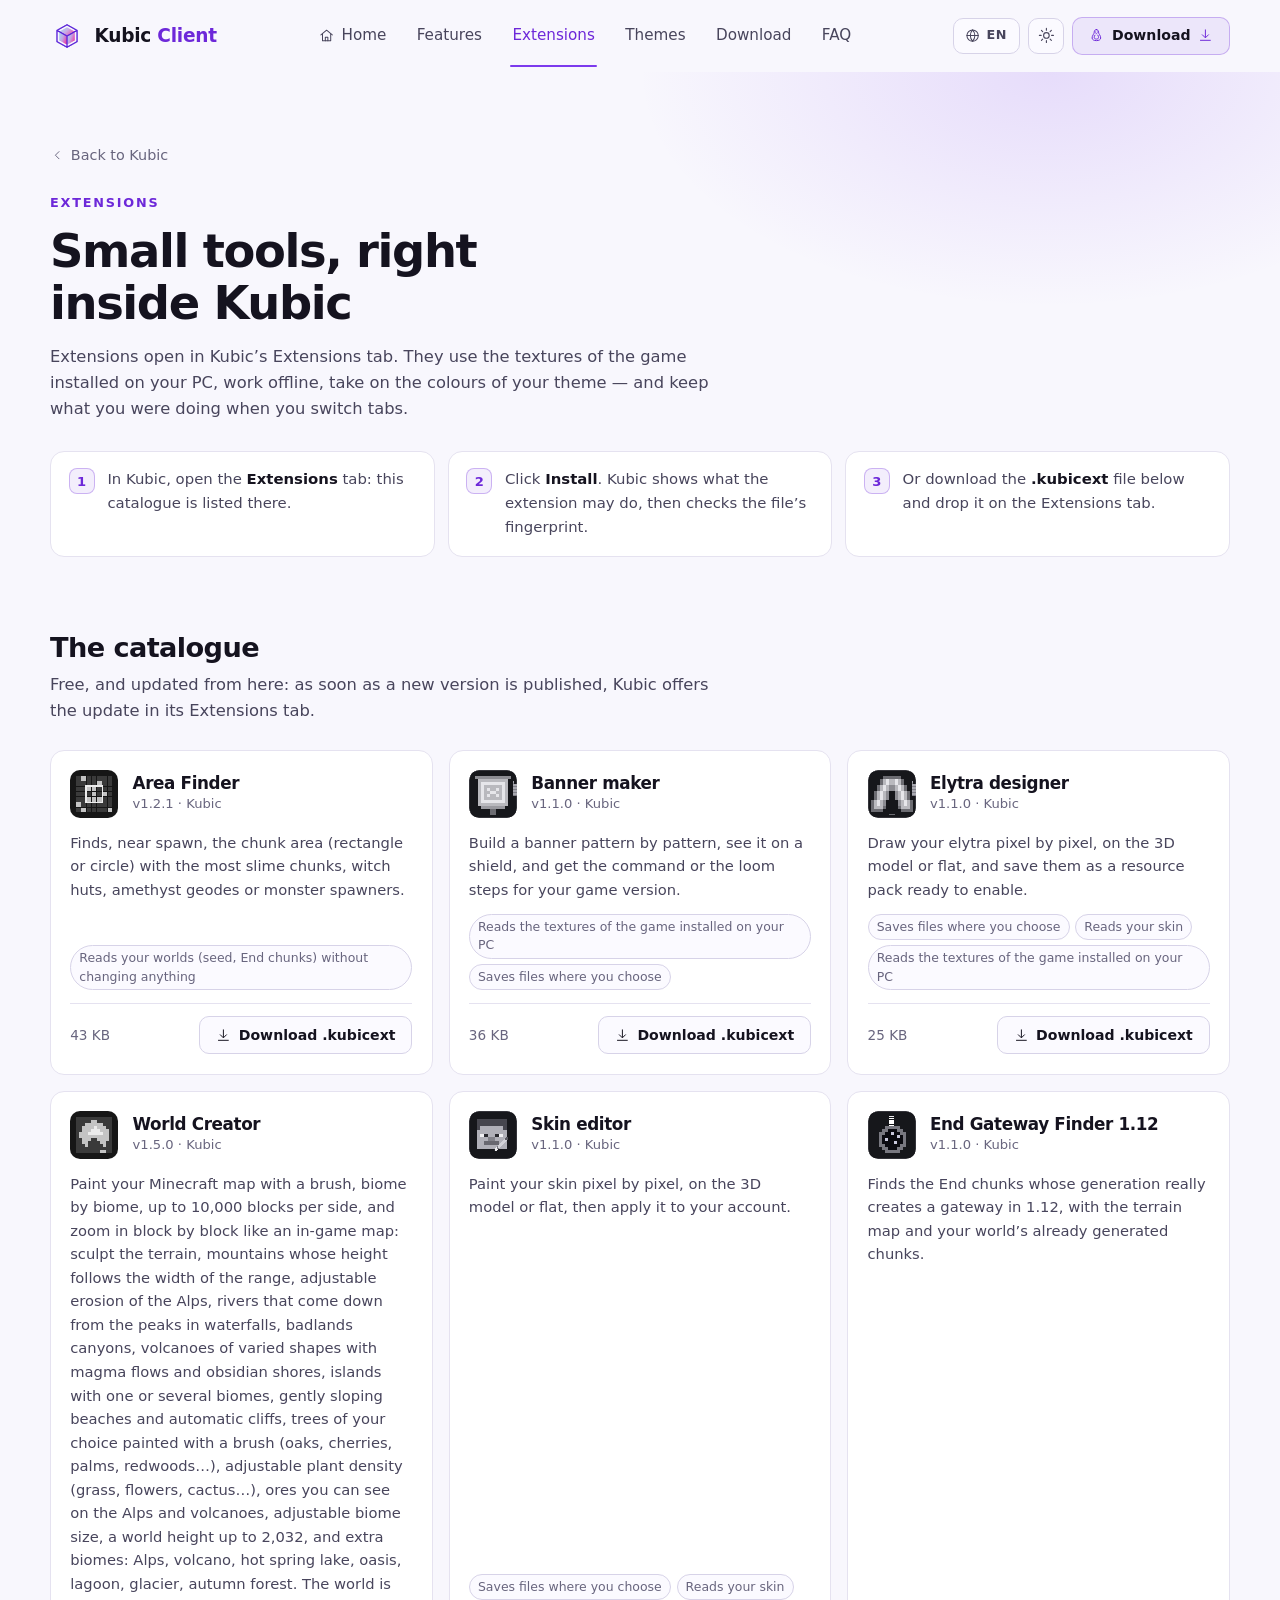
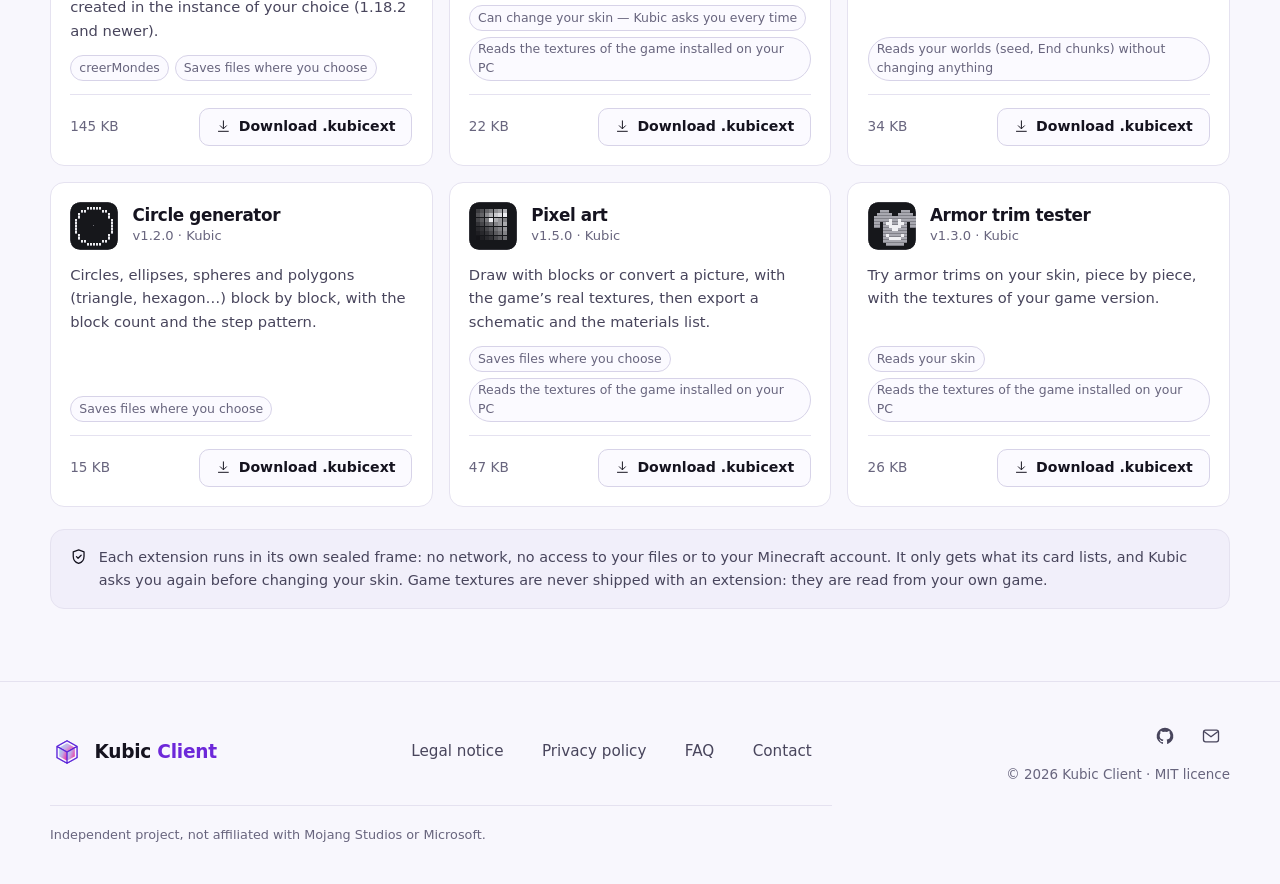
<file: extensions.html>
<!DOCTYPE html>
<html lang="en" data-theme="dark">
<head>
<meta charset="utf-8">
<meta name="viewport" content="width=device-width, initial-scale=1">
<title data-i18n="ex.metatitle">Extensions — Kubic Client</title>
<meta name="description" data-i18n-attr="content:ex.metadesc" content="Extensions for Kubic Client: banner maker, elytra maker, pixel art and map art, armor trim tester, skin editor, circle generator, End Gateway Finder, area finder (slime chunks, witch huts, geodes, spawners). Free, installed in one click from the app.">
<link rel="canonical" href="https://kubicmc.com/extensions.html">
<meta property="og:url" content="https://kubicmc.com/extensions.html">
<meta property="og:image" content="https://kubicmc.com/assets/img/og.png">
<meta property="og:type" content="website">
<meta property="og:site_name" content="Kubic Client">
<meta property="og:title" content="Extensions — Kubic Client">
<meta property="og:description" content="Small tools that open inside Kubic Client: banners, elytra, pixel art, armor trims, skins, circles, End gateways, slime chunks.">
<meta name="twitter:card" content="summary_large_image">
<link rel="icon" href="favicon.ico" sizes="any">
<link rel="icon" href="assets/img/icon.png" type="image/png">
<link rel="apple-touch-icon" href="assets/img/icon.png">
<meta name="theme-color" content="#07060c">
<meta name="color-scheme" content="dark light">
<link rel="stylesheet" href="assets/css/style.css">
<script>
  /* Même amorce que index.html : thème et langue avant le premier affichage. */
  (function () {
    var root = document.documentElement;
    var get = function (k) { try { return localStorage.getItem(k); } catch (e) { return null; } };
    root.classList.add('js');
    root.dataset.theme = get('kubic-theme') || (matchMedia('(prefers-color-scheme: light)').matches ? 'light' : 'dark');
    var q = /[?&]lang=([a-z]{2})\b/.exec(location.search);
    var lang = (q && q[1]) || get('kubic-lang') || 'en';
    root.dataset.lang = lang;
    if (lang !== 'en') {
      root.classList.add('i18n-wait');
      setTimeout(function () { root.classList.remove('i18n-wait'); }, 1500);
    }
  })();
</script>
</head>
<body>

<svg class="sprite" aria-hidden="true" focusable="false">
  <defs>
    <symbol id="i-download" viewBox="0 0 24 24"><path d="M12 3v12"/><path d="m7 11 5 5 5-5"/><path d="M4 20h16"/></symbol>
    <symbol id="i-globe" viewBox="0 0 24 24"><circle cx="12" cy="12" r="9"/><path d="M3 12h18M12 3c2.4 2.6 3.6 5.6 3.6 9S14.4 18.4 12 21C9.6 18.4 8.4 15.4 8.4 12S9.6 5.6 12 3Z"/></symbol>
    <symbol id="i-chevron" viewBox="0 0 24 24"><path d="m6 9 6 6 6-6"/></symbol>
    <symbol id="i-sun" viewBox="0 0 24 24"><circle cx="12" cy="12" r="4"/><path d="M12 2v2.5M12 19.5V22M2 12h2.5M19.5 12H22M4.9 4.9l1.8 1.8M17.3 17.3l1.8 1.8M19.1 4.9l-1.8 1.8M6.7 17.3l-1.8 1.8"/></symbol>
    <symbol id="i-moon" viewBox="0 0 24 24"><path d="M20 14.5A8.5 8.5 0 0 1 9.5 4a8.5 8.5 0 1 0 10.5 10.5Z"/></symbol>
    <symbol id="i-mail" viewBox="0 0 24 24"><rect x="3" y="5" width="18" height="14" rx="2.5"/><path d="m4 7 8 6 8-6"/></symbol>
    <symbol id="i-menu" viewBox="0 0 24 24"><path d="M4 7h16M4 12h16M4 17h16"/></symbol>
    <symbol id="i-close" viewBox="0 0 24 24"><path d="m6 6 12 12M18 6 6 18"/></symbol>
    <symbol id="i-shield" viewBox="0 0 24 24"><path d="M12 2.5 4.5 5.5v6c0 4.7 3.1 8.6 7.5 10 4.4-1.4 7.5-5.3 7.5-10v-6L12 2.5Z"/><path d="m9 12 2.2 2.2L15.5 10"/></symbol>
  <symbol id="i-arrow" viewBox="0 0 24 24"><path d="M5 12h14"/><path d="m13 6 6 6-6 6"/></symbol>
    <symbol id="i-home" viewBox="0 0 24 24"><path d="m3 11 9-7.5 9 7.5"/><path d="M5.5 9.5V20h13V9.5"/><path d="M10 20v-5.5h4V20"/></symbol>
    <symbol id="i-windows" viewBox="0 0 24 24"><path d="M3 5.8 10.4 4.7v6.6H3V5.8Z" fill="currentColor" stroke="none"/><path d="M11.6 4.5 21 3v8.3h-9.4V4.5Z" fill="currentColor" stroke="none"/><path d="M3 12.7h7.4v6.6L3 18.2v-5.5Z" fill="currentColor" stroke="none"/><path d="M11.6 12.7H21V21l-9.4-1.5v-6.8Z" fill="currentColor" stroke="none"/></symbol>
    <symbol id="i-macos" viewBox="0 0 24 24"><path d="M9 9V6.5A2.5 2.5 0 1 0 6.5 9H9Zm6 0V6.5A2.5 2.5 0 1 1 17.5 9H15Zm0 6h2.5a2.5 2.5 0 1 1-2.5 2.5V15Zm-6 0H6.5A2.5 2.5 0 1 0 9 17.5V15Z"/><path d="M9 9h6v6H9z"/></symbol>
    <symbol id="i-linux" viewBox="0 0 24 24"><path d="M12 2.5c-2.2 0-3.5 1.8-3.5 4.2 0 1.6-.6 2.6-1.6 4.1C5.6 12.7 5 14.6 5 16.3c0 2.6 3 4.2 7 4.2s7-1.6 7-4.2c0-1.7-.6-3.6-1.9-5.5-1-1.5-1.6-2.5-1.6-4.1 0-2.4-1.3-4.2-3.5-4.2Z"/><path d="M9.6 11.6c-.8 1.2-1.1 2.6-1.1 3.9 0 1.6 1.5 2.5 3.5 2.5s3.5-.9 3.5-2.5c0-1.3-.3-2.7-1.1-3.9"/><path d="M10.6 6.4h.01M13.4 6.4h.01"/><path d="m11 8.4 1 .8 1-.8"/></symbol>
    <symbol id="i-github" viewBox="0 0 24 24"><path d="M12 2a10 10 0 0 0-3.16 19.49c.5.09.68-.22.68-.48v-1.7c-2.78.6-3.37-1.34-3.37-1.34-.46-1.16-1.11-1.47-1.11-1.47-.91-.62.07-.6.07-.6 1 .07 1.53 1.03 1.53 1.03.9 1.52 2.34 1.08 2.91.83.09-.65.35-1.09.63-1.34-2.22-.25-4.56-1.11-4.56-4.94 0-1.09.39-1.98 1.03-2.68-.1-.25-.45-1.27.1-2.64 0 0 .84-.27 2.75 1.02a9.5 9.5 0 0 1 5 0c1.91-1.29 2.75-1.02 2.75-1.02.55 1.37.2 2.39.1 2.64.64.7 1.03 1.59 1.03 2.68 0 3.84-2.34 4.68-4.57 4.93.36.31.68.92.68 1.85V21c0 .27.18.58.69.48A10 10 0 0 0 12 2Z" fill="currentColor" stroke="none"/></symbol>
  </defs>
</svg>

<a class="skip" href="#content" data-i18n="nav.skip">Skip to content</a>

<header class="nav" id="nav">
  <div class="nav-in">
    <a class="brand" href="index.html" aria-label="Kubic Client — home" data-i18n-attr="aria-label:nav.home">
      <img class="brand-logo" src="assets/img/icon.png" width="34" height="34" alt="">
      <span class="brand-name">Kubic <b>Client</b></span>
    </a>

    <nav class="nav-links" id="nav-links" aria-label="Main navigation" data-i18n-attr="aria-label:nav.main">
      <a href="index.html"><svg aria-hidden="true"><use href="#i-home"/></svg> <span data-i18n="nav.accueil">Home</span></a>
      <a href="index.html#features" data-i18n="nav.features">Features</a>
      <a href="extensions.html" aria-current="page" data-i18n="nav.extensions">Extensions</a>
      <a href="themes.html" data-i18n="nav.themes">Themes</a>
      <a href="index.html#download" data-i18n="nav.dlsec">Download</a>
      <a href="index.html#faq" data-i18n="nav.faq">FAQ</a>
    </nav>

    <div class="nav-actions">
      <label class="lang-pick">
        <svg aria-hidden="true"><use href="#i-globe"/></svg>
        <select id="lang-select" aria-label="Language" data-i18n-attr="aria-label:nav.language">
          <option value="en" lang="en">EN</option>
          <option value="fr" lang="fr">FR</option>
          <option value="es" lang="es">ES</option>
          <option value="de" lang="de">DE</option>
          <option value="it" lang="it">IT</option>
          <option value="pt" lang="pt">PT</option>
        </select>
      </label>
      <button class="icon-btn" id="theme-toggle" type="button" aria-label="Switch theme" data-i18n-attr="aria-label:nav.theme">
        <svg class="ico-moon"><use href="#i-moon"/></svg>
        <svg class="ico-sun"><use href="#i-sun"/></svg>
      </button>
      <a class="btn btn-outline btn-sm nav-dl" href="index.html#download">
        <svg data-os-icon><use href="#i-windows"/></svg> <span data-i18n="nav.download">Download</span> <svg class="dl-ico"><use href="#i-download"/></svg>
      </a>
      <button class="icon-btn nav-burger" id="nav-burger" type="button" aria-label="Menu" aria-expanded="false" aria-controls="nav-links">
        <svg class="ico-menu"><use href="#i-menu"/></svg>
        <svg class="ico-close"><use href="#i-close"/></svg>
      </button>
    </div>
  </div>
</header>

<main id="content">
  <section class="page-hero">
    <div class="wrap">
      <a class="doc-back" href="index.html"><svg><use href="#i-chevron"/></svg> <span data-i18n="lg.back">Back to Kubic</span></a>
      <p class="kicker" data-i18n="ex.kicker">Extensions</p>
      <h1 data-i18n="ex.title">Small tools, right inside Kubic</h1>
      <p class="sec-lead" data-i18n="ex.lead">Extensions open in Kubic’s Extensions tab. They use the textures of the game installed on your PC, work offline, take on the colours of your theme — and keep what you were doing when you switch tabs.</p>
      <ol class="steps">
        <li><span class="n">1</span><span data-i18n="ex.step1">In Kubic, open the <em>Extensions</em> tab: this catalogue is listed there.</span></li>
        <li><span class="n">2</span><span data-i18n="ex.step2">Click <em>Install</em>. Kubic shows what the extension may do, then checks the file’s fingerprint.</span></li>
        <li><span class="n">3</span><span data-i18n="ex.step3">Or download the <em>.kubicext</em> file below and drop it on the Extensions tab.</span></li>
      </ol>
    </div>
  </section>

  <section class="cat-sec">
    <div class="wrap">
      <h2 data-i18n="ex.cat.t">The catalogue</h2>
      <p class="sec-lead" data-i18n="ex.cat.p">Free, and updated from here: as soon as a new version is published, Kubic offers the update in its Extensions tab.</p>
      <div class="cat-grid" data-catalogue="extensions" aria-busy="true" aria-live="polite">
        <div class="cat-attente"></div><div class="cat-attente"></div><div class="cat-attente"></div>
      </div>
      <noscript><p class="cat-erreur" data-i18n="cat.noscript">The catalogue is shown with JavaScript. The files themselves are in the <a href="extensions/">extensions/</a> folder.</p></noscript>
      <p class="cat-note"><svg><use href="#i-shield"/></svg><span data-i18n="ex.safe">Each extension runs in its own sealed frame: no network, no access to your files or to your Minecraft account. It only gets what its card lists, and Kubic asks you again before changing your skin. Game textures are never shipped with an extension: they are read from your own game.</span></p>
    </div>
  </section>
</main>

<footer class="foot">
  <div class="wrap foot-in">
    <a class="brand" href="index.html" aria-label="Kubic Client — home" data-i18n-attr="aria-label:nav.home">
      <img class="brand-logo" src="assets/img/icon.png" width="34" height="34" alt="">
      <span class="brand-name">Kubic <b>Client</b></span>
    </a>
    <nav class="foot-links" aria-label="Footer" data-i18n-attr="aria-label:foot.aria">
      <a href="legal.html" data-i18n="foot.notice">Legal notice</a>
      <a href="legal.html#privacy" data-i18n="foot.privacy">Privacy policy</a>
      <a href="index.html#faq" data-i18n="nav.faq">FAQ</a>
      <a href="mailto:contact@kubicmc.com" data-i18n="foot.contact">Contact</a>
    </nav>
    <div class="foot-side">
      <div class="foot-social">
        <a href="https://github.com/MCquent/kubic" rel="noopener" aria-label="Kubic Client on GitHub" data-i18n-attr="aria-label:foot.github"><svg class="plein" aria-hidden="true"><use href="#i-github"/></svg></a>
        <a href="mailto:contact@kubicmc.com" aria-label="Write to contact@kubicmc.com" data-i18n-attr="aria-label:foot.mail"><svg aria-hidden="true"><use href="#i-mail"/></svg></a>
      </div>
      <p class="foot-copy">© <span data-year>2026</span> Kubic Client · <span data-i18n="foot.licence">MIT licence</span></p>
    </div>
    <p class="foot-legal" data-i18n="foot.short2">Independent project, not affiliated with Mojang Studios or Microsoft.</p>
  </div>
</footer>

<script src="assets/js/i18n.js"></script>
<script src="assets/js/main.js"></script>
<script src="assets/js/catalogue.js"></script>
</body>
</html>
</file>
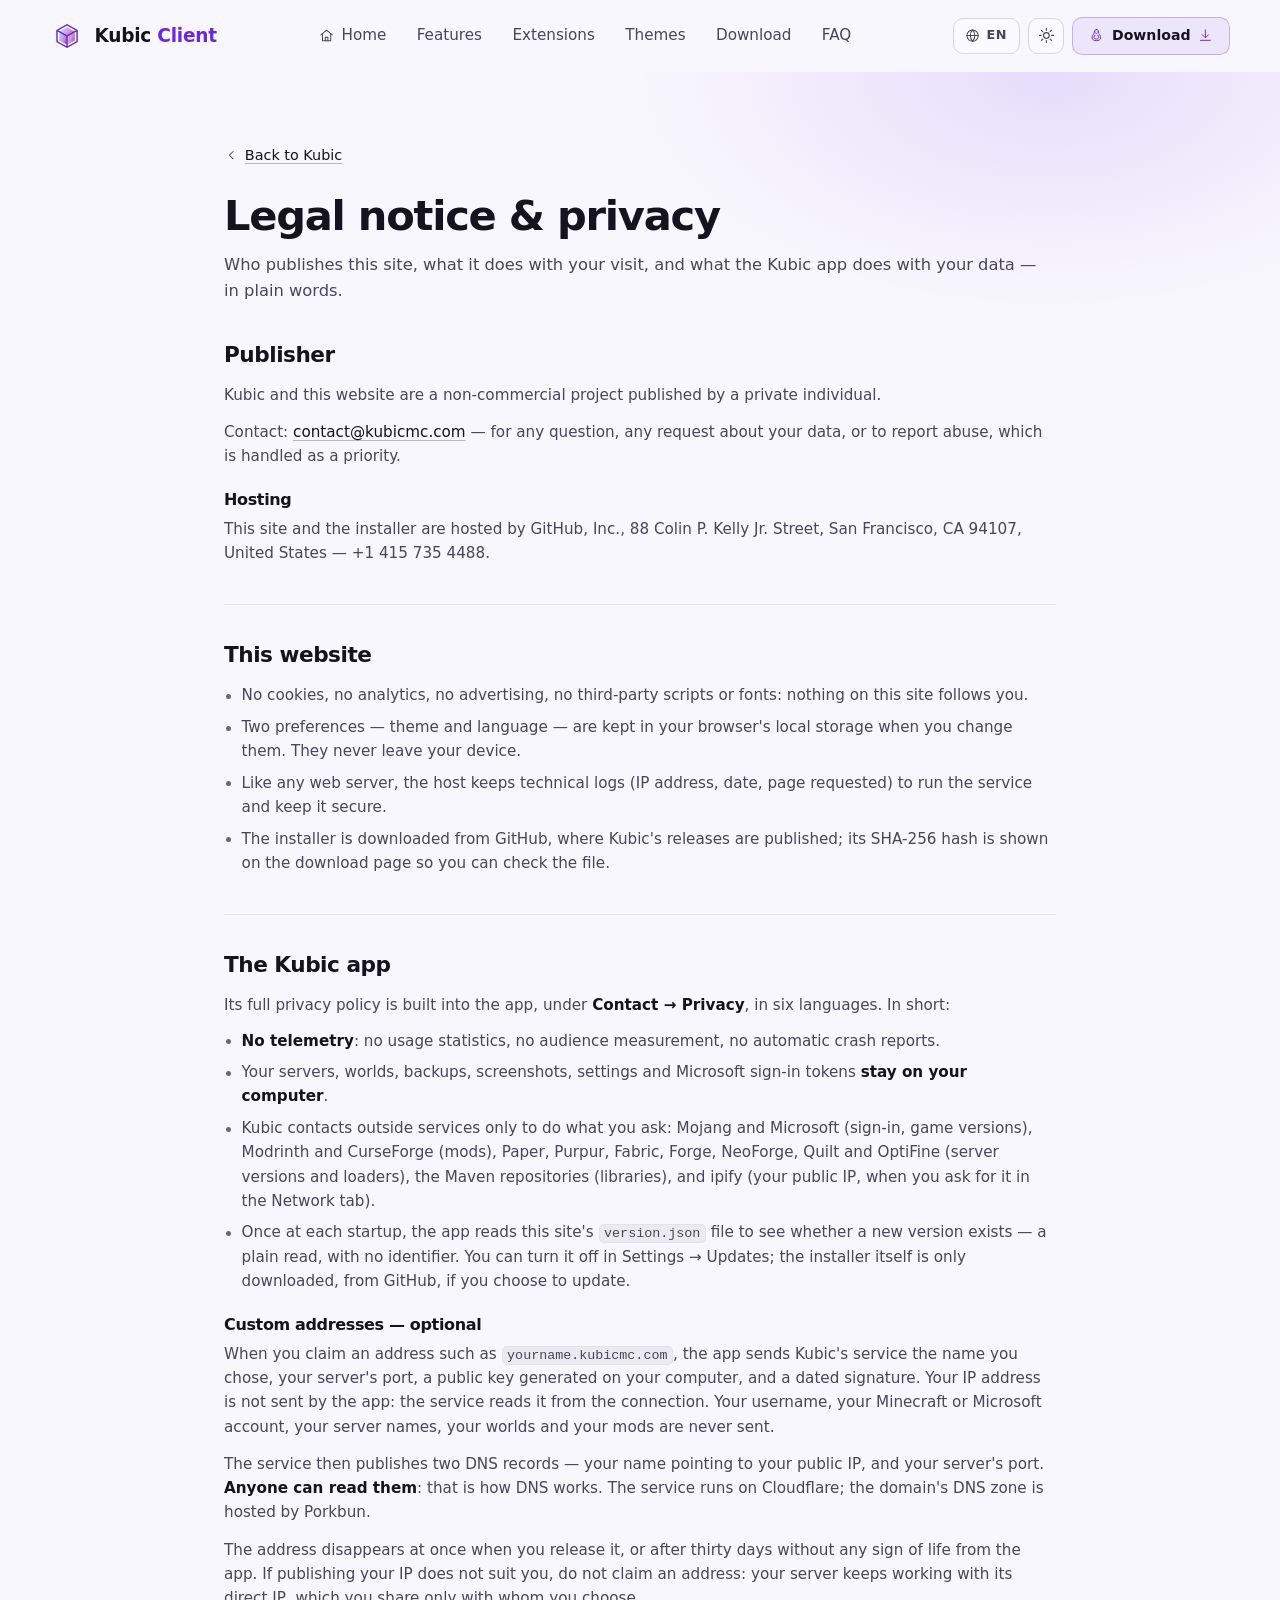
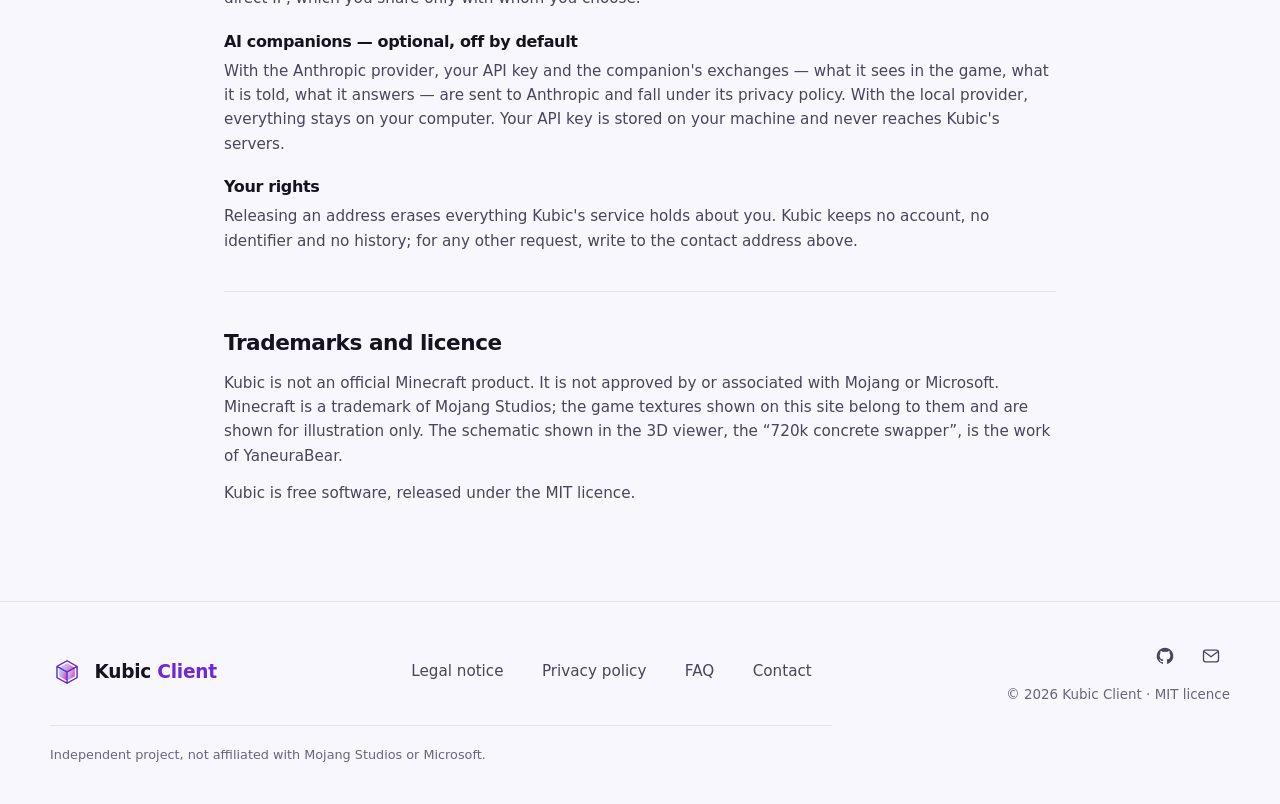
<file: legal.html>
<!DOCTYPE html>
<html lang="en" data-theme="dark">
<head>
<meta charset="utf-8">
<meta name="viewport" content="width=device-width, initial-scale=1">
<title data-i18n="lg.metatitle">Legal notice &amp; privacy — Kubic Client</title>
<meta name="description" data-i18n-attr="content:lg.metadesc" content="Who publishes Kubic, what this website does with your visit, and what the Kubic app does with your data.">
<link rel="canonical" href="https://kubicmc.com/legal.html">
<link rel="icon" href="favicon.ico" sizes="any">
<link rel="icon" href="assets/img/icon.png" type="image/png">
<link rel="apple-touch-icon" href="assets/img/icon.png">
<meta name="theme-color" content="#07060c">
<meta name="color-scheme" content="dark light">
<link rel="stylesheet" href="assets/css/style.css">
<script>
  /* Même amorce que index.html : thème et langue avant le premier affichage. */
  (function () {
    var root = document.documentElement;
    var get = function (k) { try { return localStorage.getItem(k); } catch (e) { return null; } };
    root.classList.add('js');
    root.dataset.theme = get('kubic-theme') || (matchMedia('(prefers-color-scheme: light)').matches ? 'light' : 'dark');
    var q = /[?&]lang=([a-z]{2})\b/.exec(location.search);
    var lang = (q && q[1]) || get('kubic-lang') || 'en';
    root.dataset.lang = lang;
    if (lang !== 'en') {
      root.classList.add('i18n-wait');
      setTimeout(function () { root.classList.remove('i18n-wait'); }, 1500);
    }
  })();
</script>
</head>
<body>

<svg class="sprite" aria-hidden="true" focusable="false">
  <defs>
    <symbol id="i-download" viewBox="0 0 24 24"><path d="M12 3v12"/><path d="m7 11 5 5 5-5"/><path d="M4 20h16"/></symbol>
    <symbol id="i-globe" viewBox="0 0 24 24"><circle cx="12" cy="12" r="9"/><path d="M3 12h18M12 3c2.4 2.6 3.6 5.6 3.6 9S14.4 18.4 12 21C9.6 18.4 8.4 15.4 8.4 12S9.6 5.6 12 3Z"/></symbol>
    <symbol id="i-chevron" viewBox="0 0 24 24"><path d="m6 9 6 6 6-6"/></symbol>
    <symbol id="i-sun" viewBox="0 0 24 24"><circle cx="12" cy="12" r="4"/><path d="M12 2v2.5M12 19.5V22M2 12h2.5M19.5 12H22M4.9 4.9l1.8 1.8M17.3 17.3l1.8 1.8M19.1 4.9l-1.8 1.8M6.7 17.3l-1.8 1.8"/></symbol>
    <symbol id="i-moon" viewBox="0 0 24 24"><path d="M20 14.5A8.5 8.5 0 0 1 9.5 4a8.5 8.5 0 1 0 10.5 10.5Z"/></symbol>
    <symbol id="i-mail" viewBox="0 0 24 24"><rect x="3" y="5" width="18" height="14" rx="2.5"/><path d="m4 7 8 6 8-6"/></symbol>
  <symbol id="i-arrow" viewBox="0 0 24 24"><path d="M5 12h14"/><path d="m13 6 6 6-6 6"/></symbol>
    <symbol id="i-home" viewBox="0 0 24 24"><path d="m3 11 9-7.5 9 7.5"/><path d="M5.5 9.5V20h13V9.5"/><path d="M10 20v-5.5h4V20"/></symbol>
    <symbol id="i-windows" viewBox="0 0 24 24"><path d="M3 5.8 10.4 4.7v6.6H3V5.8Z" fill="currentColor" stroke="none"/><path d="M11.6 4.5 21 3v8.3h-9.4V4.5Z" fill="currentColor" stroke="none"/><path d="M3 12.7h7.4v6.6L3 18.2v-5.5Z" fill="currentColor" stroke="none"/><path d="M11.6 12.7H21V21l-9.4-1.5v-6.8Z" fill="currentColor" stroke="none"/></symbol>
    <symbol id="i-macos" viewBox="0 0 24 24"><path d="M9 9V6.5A2.5 2.5 0 1 0 6.5 9H9Zm6 0V6.5A2.5 2.5 0 1 1 17.5 9H15Zm0 6h2.5a2.5 2.5 0 1 1-2.5 2.5V15Zm-6 0H6.5A2.5 2.5 0 1 0 9 17.5V15Z"/><path d="M9 9h6v6H9z"/></symbol>
    <symbol id="i-linux" viewBox="0 0 24 24"><path d="M12 2.5c-2.2 0-3.5 1.8-3.5 4.2 0 1.6-.6 2.6-1.6 4.1C5.6 12.7 5 14.6 5 16.3c0 2.6 3 4.2 7 4.2s7-1.6 7-4.2c0-1.7-.6-3.6-1.9-5.5-1-1.5-1.6-2.5-1.6-4.1 0-2.4-1.3-4.2-3.5-4.2Z"/><path d="M9.6 11.6c-.8 1.2-1.1 2.6-1.1 3.9 0 1.6 1.5 2.5 3.5 2.5s3.5-.9 3.5-2.5c0-1.3-.3-2.7-1.1-3.9"/><path d="M10.6 6.4h.01M13.4 6.4h.01"/><path d="m11 8.4 1 .8 1-.8"/></symbol>
    <symbol id="i-github" viewBox="0 0 24 24"><path d="M12 2a10 10 0 0 0-3.16 19.49c.5.09.68-.22.68-.48v-1.7c-2.78.6-3.37-1.34-3.37-1.34-.46-1.16-1.11-1.47-1.11-1.47-.91-.62.07-.6.07-.6 1 .07 1.53 1.03 1.53 1.03.9 1.52 2.34 1.08 2.91.83.09-.65.35-1.09.63-1.34-2.22-.25-4.56-1.11-4.56-4.94 0-1.09.39-1.98 1.03-2.68-.1-.25-.45-1.27.1-2.64 0 0 .84-.27 2.75 1.02a9.5 9.5 0 0 1 5 0c1.91-1.29 2.75-1.02 2.75-1.02.55 1.37.2 2.39.1 2.64.64.7 1.03 1.59 1.03 2.68 0 3.84-2.34 4.68-4.57 4.93.36.31.68.92.68 1.85V21c0 .27.18.58.69.48A10 10 0 0 0 12 2Z" fill="currentColor" stroke="none"/></symbol>
    <symbol id="i-menu" viewBox="0 0 24 24"><path d="M4 7h16M4 12h16M4 17h16"/></symbol>
    <symbol id="i-close" viewBox="0 0 24 24"><path d="m6 6 12 12M18 6 6 18"/></symbol>
  </defs>
</svg>

<a class="skip" href="#content" data-i18n="nav.skip">Skip to content</a>

<header class="nav" id="nav">
  <div class="nav-in">
    <a class="brand" href="index.html" aria-label="Kubic Client — home" data-i18n-attr="aria-label:nav.home">
      <img class="brand-logo" src="assets/img/icon.png" width="34" height="34" alt="">
      <span class="brand-name">Kubic <b>Client</b></span>
    </a>

    <nav class="nav-links" id="nav-links" aria-label="Main navigation" data-i18n-attr="aria-label:nav.main">
      <a href="index.html"><svg aria-hidden="true"><use href="#i-home"/></svg> <span data-i18n="nav.accueil">Home</span></a>
      <a href="index.html#features" data-i18n="nav.features">Features</a>
      <a href="extensions.html" data-i18n="nav.extensions">Extensions</a>
      <a href="themes.html" data-i18n="nav.themes">Themes</a>
      <a href="index.html#download" data-i18n="nav.dlsec">Download</a>
      <a href="index.html#faq" data-i18n="nav.faq">FAQ</a>
    </nav>

    <div class="nav-actions">
      <label class="lang-pick">
        <svg aria-hidden="true"><use href="#i-globe"/></svg>
        <select id="lang-select" aria-label="Language" data-i18n-attr="aria-label:nav.language">
          <option value="en" lang="en">EN</option>
          <option value="fr" lang="fr">FR</option>
          <option value="es" lang="es">ES</option>
          <option value="de" lang="de">DE</option>
          <option value="it" lang="it">IT</option>
          <option value="pt" lang="pt">PT</option>
        </select>
      </label>
      <button class="icon-btn" id="theme-toggle" type="button" aria-label="Switch theme" data-i18n-attr="aria-label:nav.theme">
        <svg class="ico-moon"><use href="#i-moon"/></svg>
        <svg class="ico-sun"><use href="#i-sun"/></svg>
      </button>
      <a class="btn btn-outline btn-sm nav-dl" href="index.html#download">
        <svg data-os-icon><use href="#i-windows"/></svg> <span data-i18n="nav.download">Download</span> <svg class="dl-ico"><use href="#i-download"/></svg>
      </a>
      <button class="icon-btn nav-burger" id="nav-burger" type="button" aria-label="Menu" aria-expanded="false" aria-controls="nav-links">
        <svg class="ico-menu"><use href="#i-menu"/></svg>
        <svg class="ico-close"><use href="#i-close"/></svg>
      </button>
    </div>
  </div>
</header>

<main id="content" class="doc">
  <div class="wrap wrap-narrow">
    <a class="doc-back" href="index.html"><svg><use href="#i-chevron"/></svg> <span data-i18n="lg.back">Back to Kubic</span></a>
    <h1 data-i18n="lg.title">Legal notice &amp; privacy</h1>
    <p class="doc-lead" data-i18n="lg.lead">Who publishes this site, what it does with your visit, and what the Kubic app does with your data — in plain words.</p>

    <section>
      <h2 data-i18n="lg.pub.t">Publisher</h2>
      <p data-i18n="lg.pub.p1">Kubic and this website are a non-commercial project published by a private individual.</p>
      <p data-i18n="lg.pub.p2">Contact: <a href="mailto:contact@kubicmc.com">contact@kubicmc.com</a> — for any question, any request about your data, or to report abuse, which is handled as a priority.</p>
      <h3 data-i18n="lg.host.t">Hosting</h3>
      <!-- Hébergeur exigé par la loi pour la confiance dans l'économie numérique, art. 6.
           À changer ici et dans assets/js/lang/*.js (clé lg.host.p) si le site quitte GitHub Pages. -->
      <p data-i18n="lg.host.p">This site and the installer are hosted by GitHub, Inc., 88 Colin P. Kelly Jr. Street, San Francisco, CA 94107, United States — +1 415 735 4488.</p>
    </section>

    <section id="privacy">
      <h2 data-i18n="lg.site.t">This website</h2>
      <ul>
        <li data-i18n="lg.site.l1">No cookies, no analytics, no advertising, no third-party scripts or fonts: nothing on this site follows you.</li>
        <li data-i18n="lg.site.l2">Two preferences — theme and language — are kept in your browser's local storage when you change them. They never leave your device.</li>
        <li data-i18n="lg.site.l3">Like any web server, the host keeps technical logs (IP address, date, page requested) to run the service and keep it secure.</li>
        <li data-i18n="lg.site.l4">The installer is downloaded from GitHub, where Kubic's releases are published; its SHA-256 hash is shown on the download page so you can check the file.</li>
      </ul>
    </section>

    <section>
      <h2 data-i18n="lg.app.t">The Kubic app</h2>
      <p data-i18n="lg.app.p">Its full privacy policy is built into the app, under <strong>Contact → Privacy</strong>, in six languages. In short:</p>
      <ul>
        <li data-i18n="lg.app.l1"><strong>No telemetry</strong>: no usage statistics, no audience measurement, no automatic crash reports.</li>
        <li data-i18n="lg.app.l2">Your servers, worlds, backups, screenshots, settings and Microsoft sign-in tokens <strong>stay on your computer</strong>.</li>
        <li data-i18n="lg.app.l3">Kubic contacts outside services only to do what you ask: Mojang and Microsoft (sign-in, game versions), Modrinth and CurseForge (mods), Paper, Purpur, Fabric, Forge, NeoForge, Quilt and OptiFine (server versions and loaders), the Maven repositories (libraries), and ipify (your public IP, when you ask for it in the Network tab).</li>
        <li data-i18n="lg.app.l4">Once at each startup, the app reads this site's <code>version.json</code> file to see whether a new version exists — a plain read, with no identifier. You can turn it off in Settings → Updates; the installer itself is only downloaded, from GitHub, if you choose to update.</li>
      </ul>

      <h3 data-i18n="lg.addr.t">Custom addresses — optional</h3>
      <p data-i18n="lg.addr.p1">When you claim an address such as <code>yourname.kubicmc.com</code>, the app sends Kubic's service the name you chose, your server's port, a public key generated on your computer, and a dated signature. Your IP address is not sent by the app: the service reads it from the connection. Your username, your Minecraft or Microsoft account, your server names, your worlds and your mods are never sent.</p>
      <p data-i18n="lg.addr.p2">The service then publishes two DNS records — your name pointing to your public IP, and your server's port. <strong>Anyone can read them</strong>: that is how DNS works. The service runs on Cloudflare; the domain's DNS zone is hosted by Porkbun.</p>
      <p data-i18n="lg.addr.p3">The address disappears at once when you release it, or after thirty days without any sign of life from the app. If publishing your IP does not suit you, do not claim an address: your server keeps working with its direct IP, which you share only with whom you choose.</p>

      <h3 data-i18n="lg.ai.t">AI companions — optional, off by default</h3>
      <p data-i18n="lg.ai.p">With the Anthropic provider, your API key and the companion's exchanges — what it sees in the game, what it is told, what it answers — are sent to Anthropic and fall under its privacy policy. With the local provider, everything stays on your computer. Your API key is stored on your machine and never reaches Kubic's servers.</p>

      <h3 data-i18n="lg.rights.t">Your rights</h3>
      <p data-i18n="lg.rights.p">Releasing an address erases everything Kubic's service holds about you. Kubic keeps no account, no identifier and no history; for any other request, write to the contact address above.</p>
    </section>

    <section>
      <h2 data-i18n="lg.tm.t">Trademarks and licence</h2>
      <p data-i18n="lg.tm.p1">Kubic is not an official Minecraft product. It is not approved by or associated with Mojang or Microsoft. Minecraft is a trademark of Mojang Studios; the game textures shown on this site belong to them and are shown for illustration only. The schematic shown in the 3D viewer, the “720k concrete swapper”, is the work of YaneuraBear.</p>
      <p data-i18n="lg.tm.p2">Kubic is free software, released under the MIT licence.</p>
    </section>
  </div>
</main>

<footer class="foot">
  <div class="wrap foot-in">
    <a class="brand" href="index.html" aria-label="Kubic Client — home" data-i18n-attr="aria-label:nav.home">
      <img class="brand-logo" src="assets/img/icon.png" width="34" height="34" alt="">
      <span class="brand-name">Kubic <b>Client</b></span>
    </a>
    <nav class="foot-links" aria-label="Footer" data-i18n-attr="aria-label:foot.aria">
      <a href="legal.html" data-i18n="foot.notice">Legal notice</a>
      <a href="legal.html#privacy" data-i18n="foot.privacy">Privacy policy</a>
      <a href="index.html#faq" data-i18n="nav.faq">FAQ</a>
      <a href="mailto:contact@kubicmc.com" data-i18n="foot.contact">Contact</a>
    </nav>
    <div class="foot-side">
      <div class="foot-social">
        <a href="https://github.com/MCquent/kubic" rel="noopener" aria-label="Kubic Client on GitHub" data-i18n-attr="aria-label:foot.github"><svg class="plein" aria-hidden="true"><use href="#i-github"/></svg></a>
        <a href="mailto:contact@kubicmc.com" aria-label="Write to contact@kubicmc.com" data-i18n-attr="aria-label:foot.mail"><svg aria-hidden="true"><use href="#i-mail"/></svg></a>
      </div>
      <p class="foot-copy">© <span data-year>2026</span> Kubic Client · <span data-i18n="foot.licence">MIT licence</span></p>
    </div>
    <p class="foot-legal" data-i18n="foot.short2">Independent project, not affiliated with Mojang Studios or Microsoft.</p>
  </div>
</footer>

<script src="assets/js/i18n.js"></script>
<script src="assets/js/main.js"></script>
</body>
</html>
</file>
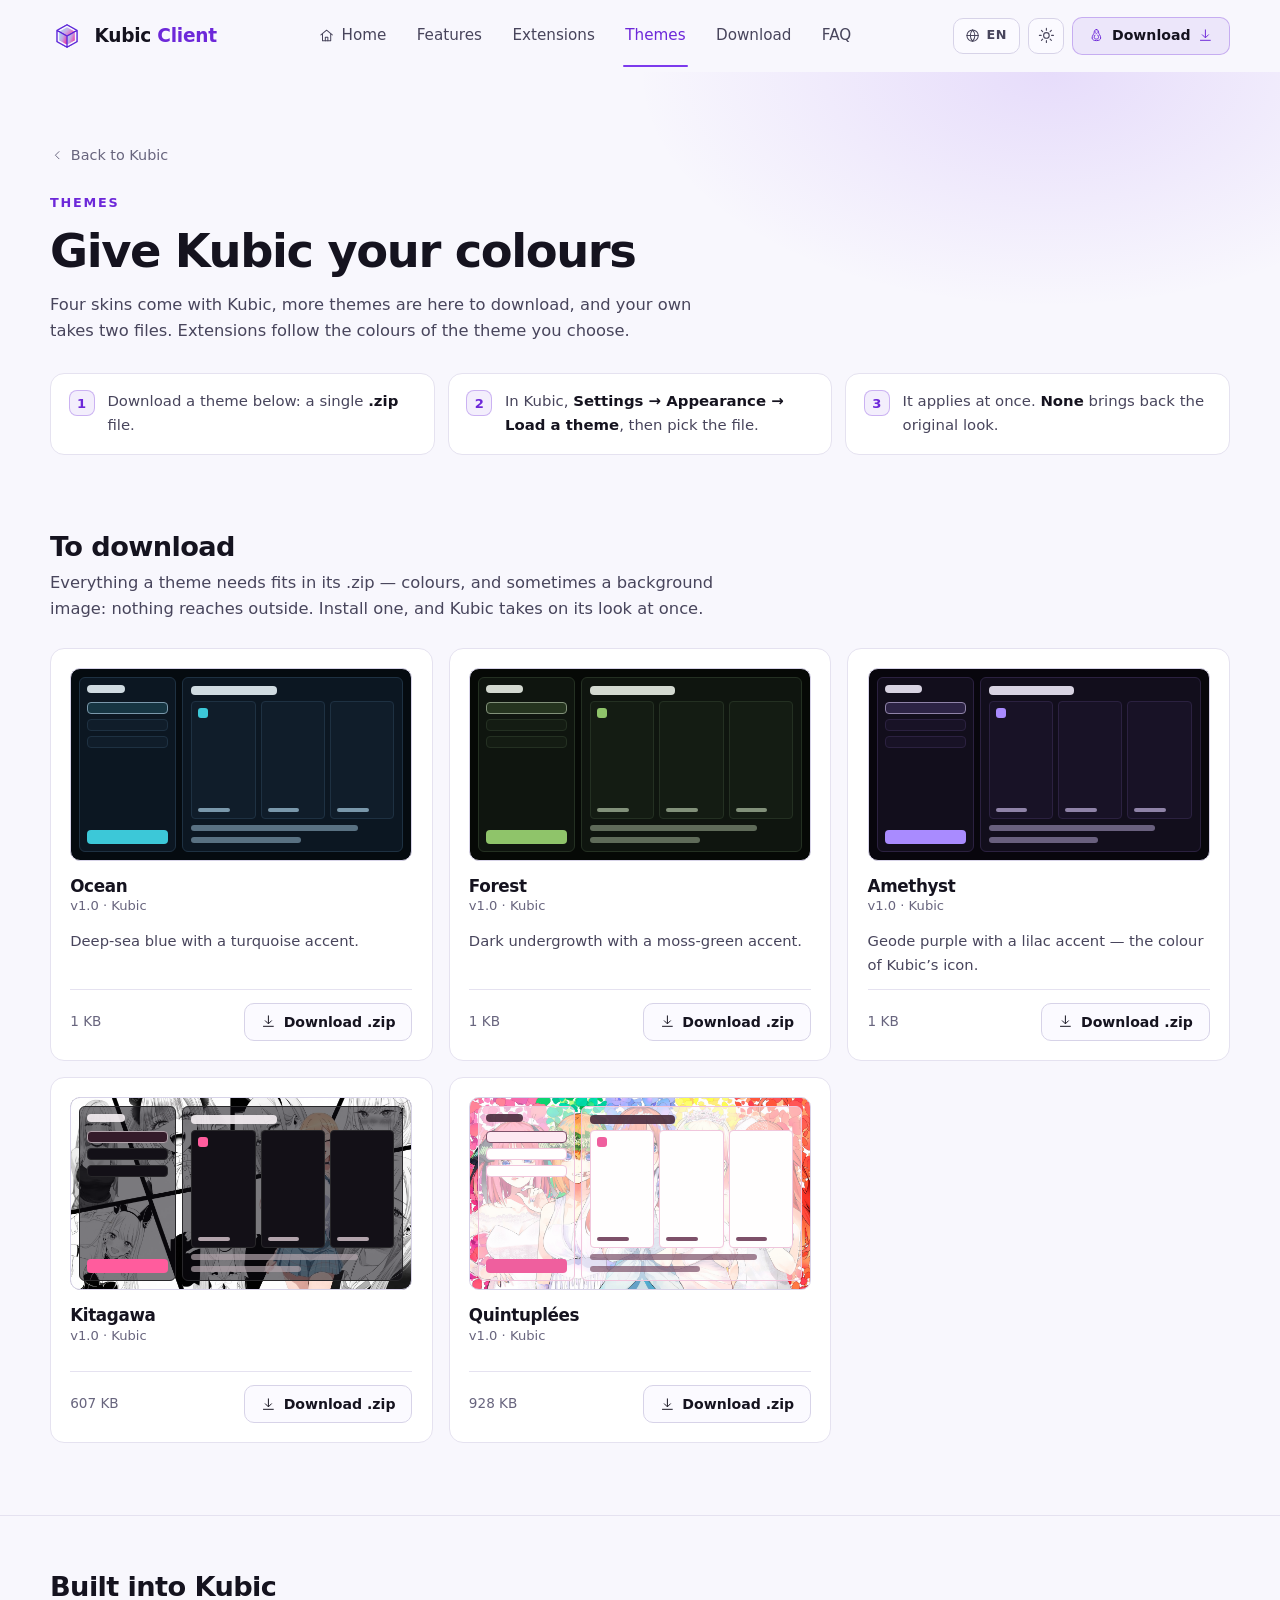
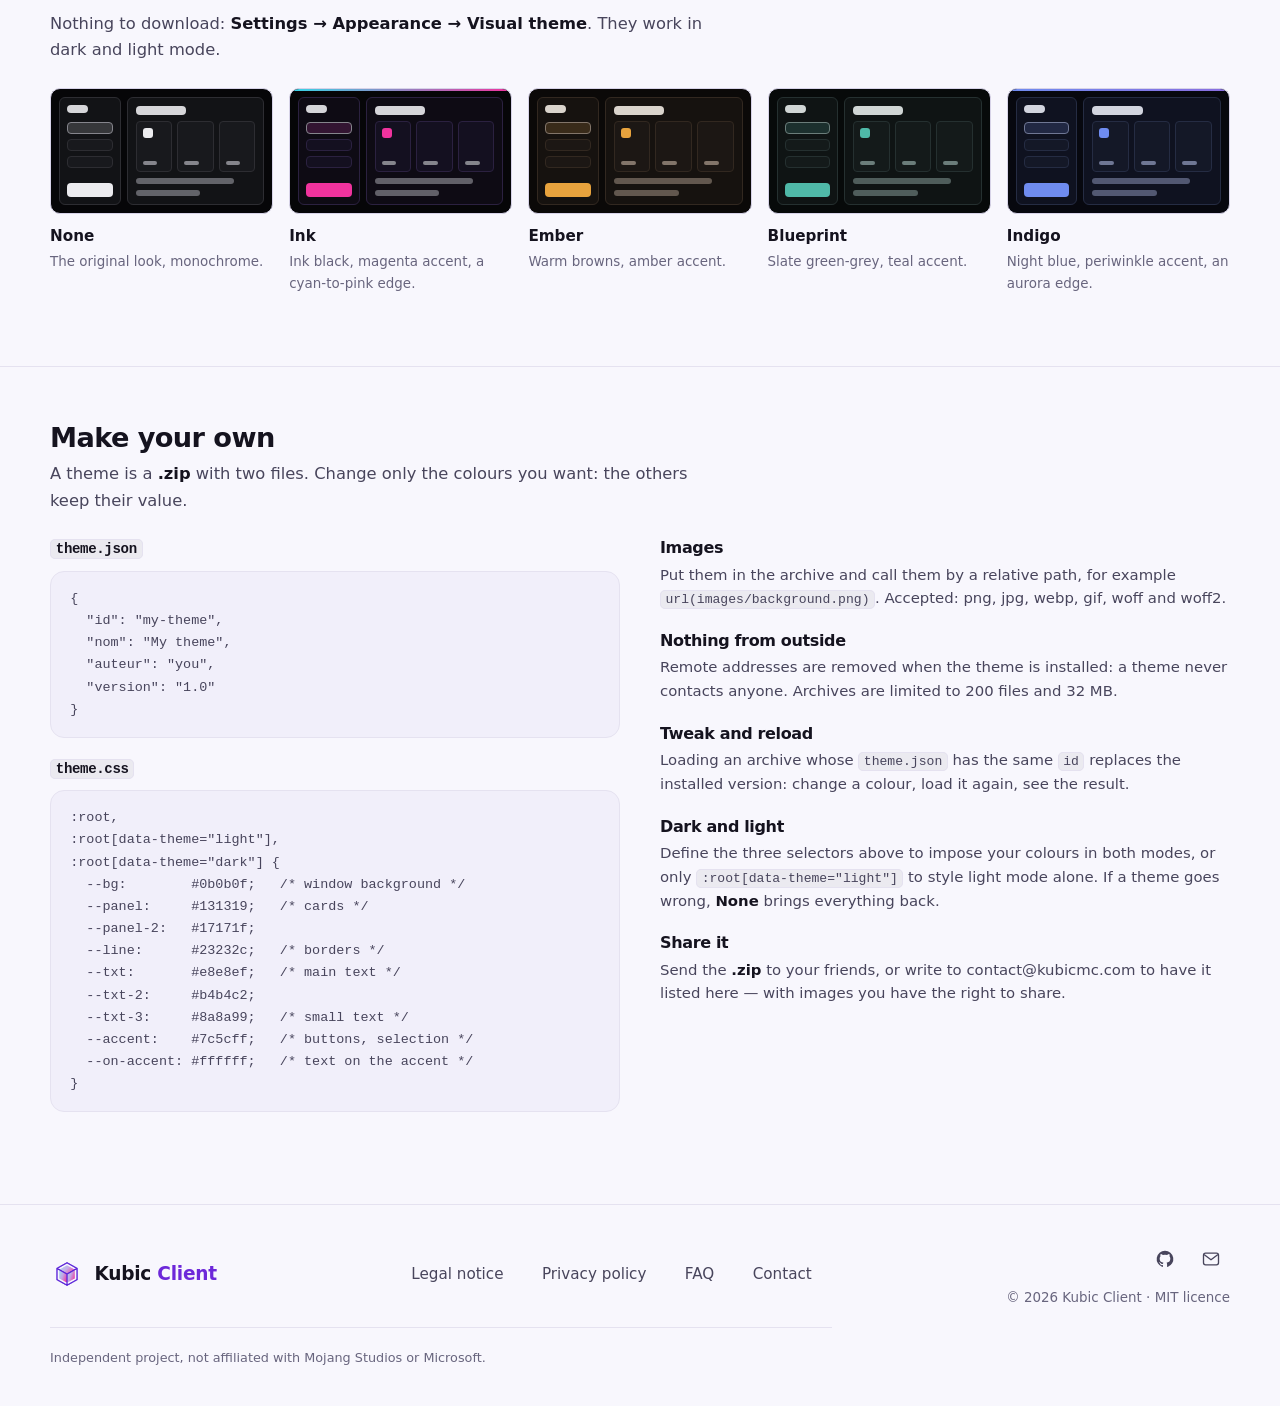
<file: themes.html>
<!DOCTYPE html>
<html lang="en" data-theme="dark">
<head>
<meta charset="utf-8">
<meta name="viewport" content="width=device-width, initial-scale=1">
<title data-i18n="th.metatitle">Themes — Kubic Client</title>
<meta name="description" data-i18n-attr="content:th.metadesc" content="Themes for Kubic Client: four skins built in, colour themes to download, and how to make your own in two files.">
<link rel="canonical" href="https://kubicmc.com/themes.html">
<meta property="og:url" content="https://kubicmc.com/themes.html">
<meta property="og:image" content="https://kubicmc.com/assets/img/og.png">
<meta property="og:type" content="website">
<meta property="og:site_name" content="Kubic Client">
<meta property="og:title" content="Themes — Kubic Client">
<meta property="og:description" content="Give Kubic Client your colours: built-in skins, themes to download, and your own in two files.">
<meta name="twitter:card" content="summary_large_image">
<link rel="icon" href="favicon.ico" sizes="any">
<link rel="icon" href="assets/img/icon.png" type="image/png">
<link rel="apple-touch-icon" href="assets/img/icon.png">
<meta name="theme-color" content="#07060c">
<meta name="color-scheme" content="dark light">
<link rel="stylesheet" href="assets/css/style.css">
<script>
  /* Même amorce que index.html : thème et langue avant le premier affichage. */
  (function () {
    var root = document.documentElement;
    var get = function (k) { try { return localStorage.getItem(k); } catch (e) { return null; } };
    root.classList.add('js');
    root.dataset.theme = get('kubic-theme') || (matchMedia('(prefers-color-scheme: light)').matches ? 'light' : 'dark');
    var q = /[?&]lang=([a-z]{2})\b/.exec(location.search);
    var lang = (q && q[1]) || get('kubic-lang') || 'en';
    root.dataset.lang = lang;
    if (lang !== 'en') {
      root.classList.add('i18n-wait');
      setTimeout(function () { root.classList.remove('i18n-wait'); }, 1500);
    }
  })();
</script>
</head>
<body>

<svg class="sprite" aria-hidden="true" focusable="false">
  <defs>
    <symbol id="i-download" viewBox="0 0 24 24"><path d="M12 3v12"/><path d="m7 11 5 5 5-5"/><path d="M4 20h16"/></symbol>
    <symbol id="i-globe" viewBox="0 0 24 24"><circle cx="12" cy="12" r="9"/><path d="M3 12h18M12 3c2.4 2.6 3.6 5.6 3.6 9S14.4 18.4 12 21C9.6 18.4 8.4 15.4 8.4 12S9.6 5.6 12 3Z"/></symbol>
    <symbol id="i-chevron" viewBox="0 0 24 24"><path d="m6 9 6 6 6-6"/></symbol>
    <symbol id="i-sun" viewBox="0 0 24 24"><circle cx="12" cy="12" r="4"/><path d="M12 2v2.5M12 19.5V22M2 12h2.5M19.5 12H22M4.9 4.9l1.8 1.8M17.3 17.3l1.8 1.8M19.1 4.9l-1.8 1.8M6.7 17.3l-1.8 1.8"/></symbol>
    <symbol id="i-moon" viewBox="0 0 24 24"><path d="M20 14.5A8.5 8.5 0 0 1 9.5 4a8.5 8.5 0 1 0 10.5 10.5Z"/></symbol>
    <symbol id="i-mail" viewBox="0 0 24 24"><rect x="3" y="5" width="18" height="14" rx="2.5"/><path d="m4 7 8 6 8-6"/></symbol>
    <symbol id="i-menu" viewBox="0 0 24 24"><path d="M4 7h16M4 12h16M4 17h16"/></symbol>
    <symbol id="i-close" viewBox="0 0 24 24"><path d="m6 6 12 12M18 6 6 18"/></symbol>
    <symbol id="i-shield" viewBox="0 0 24 24"><path d="M12 2.5 4.5 5.5v6c0 4.7 3.1 8.6 7.5 10 4.4-1.4 7.5-5.3 7.5-10v-6L12 2.5Z"/><path d="m9 12 2.2 2.2L15.5 10"/></symbol>
  <symbol id="i-arrow" viewBox="0 0 24 24"><path d="M5 12h14"/><path d="m13 6 6 6-6 6"/></symbol>
    <symbol id="i-home" viewBox="0 0 24 24"><path d="m3 11 9-7.5 9 7.5"/><path d="M5.5 9.5V20h13V9.5"/><path d="M10 20v-5.5h4V20"/></symbol>
    <symbol id="i-windows" viewBox="0 0 24 24"><path d="M3 5.8 10.4 4.7v6.6H3V5.8Z" fill="currentColor" stroke="none"/><path d="M11.6 4.5 21 3v8.3h-9.4V4.5Z" fill="currentColor" stroke="none"/><path d="M3 12.7h7.4v6.6L3 18.2v-5.5Z" fill="currentColor" stroke="none"/><path d="M11.6 12.7H21V21l-9.4-1.5v-6.8Z" fill="currentColor" stroke="none"/></symbol>
    <symbol id="i-macos" viewBox="0 0 24 24"><path d="M9 9V6.5A2.5 2.5 0 1 0 6.5 9H9Zm6 0V6.5A2.5 2.5 0 1 1 17.5 9H15Zm0 6h2.5a2.5 2.5 0 1 1-2.5 2.5V15Zm-6 0H6.5A2.5 2.5 0 1 0 9 17.5V15Z"/><path d="M9 9h6v6H9z"/></symbol>
    <symbol id="i-linux" viewBox="0 0 24 24"><path d="M12 2.5c-2.2 0-3.5 1.8-3.5 4.2 0 1.6-.6 2.6-1.6 4.1C5.6 12.7 5 14.6 5 16.3c0 2.6 3 4.2 7 4.2s7-1.6 7-4.2c0-1.7-.6-3.6-1.9-5.5-1-1.5-1.6-2.5-1.6-4.1 0-2.4-1.3-4.2-3.5-4.2Z"/><path d="M9.6 11.6c-.8 1.2-1.1 2.6-1.1 3.9 0 1.6 1.5 2.5 3.5 2.5s3.5-.9 3.5-2.5c0-1.3-.3-2.7-1.1-3.9"/><path d="M10.6 6.4h.01M13.4 6.4h.01"/><path d="m11 8.4 1 .8 1-.8"/></symbol>
    <symbol id="i-github" viewBox="0 0 24 24"><path d="M12 2a10 10 0 0 0-3.16 19.49c.5.09.68-.22.68-.48v-1.7c-2.78.6-3.37-1.34-3.37-1.34-.46-1.16-1.11-1.47-1.11-1.47-.91-.62.07-.6.07-.6 1 .07 1.53 1.03 1.53 1.03.9 1.52 2.34 1.08 2.91.83.09-.65.35-1.09.63-1.34-2.22-.25-4.56-1.11-4.56-4.94 0-1.09.39-1.98 1.03-2.68-.1-.25-.45-1.27.1-2.64 0 0 .84-.27 2.75 1.02a9.5 9.5 0 0 1 5 0c1.91-1.29 2.75-1.02 2.75-1.02.55 1.37.2 2.39.1 2.64.64.7 1.03 1.59 1.03 2.68 0 3.84-2.34 4.68-4.57 4.93.36.31.68.92.68 1.85V21c0 .27.18.58.69.48A10 10 0 0 0 12 2Z" fill="currentColor" stroke="none"/></symbol>
  </defs>
</svg>

<a class="skip" href="#content" data-i18n="nav.skip">Skip to content</a>

<header class="nav" id="nav">
  <div class="nav-in">
    <a class="brand" href="index.html" aria-label="Kubic Client — home" data-i18n-attr="aria-label:nav.home">
      <img class="brand-logo" src="assets/img/icon.png" width="34" height="34" alt="">
      <span class="brand-name">Kubic <b>Client</b></span>
    </a>

    <nav class="nav-links" id="nav-links" aria-label="Main navigation" data-i18n-attr="aria-label:nav.main">
      <a href="index.html"><svg aria-hidden="true"><use href="#i-home"/></svg> <span data-i18n="nav.accueil">Home</span></a>
      <a href="index.html#features" data-i18n="nav.features">Features</a>
      <a href="extensions.html" data-i18n="nav.extensions">Extensions</a>
      <a href="themes.html" aria-current="page" data-i18n="nav.themes">Themes</a>
      <a href="index.html#download" data-i18n="nav.dlsec">Download</a>
      <a href="index.html#faq" data-i18n="nav.faq">FAQ</a>
    </nav>

    <div class="nav-actions">
      <label class="lang-pick">
        <svg aria-hidden="true"><use href="#i-globe"/></svg>
        <select id="lang-select" aria-label="Language" data-i18n-attr="aria-label:nav.language">
          <option value="en" lang="en">EN</option>
          <option value="fr" lang="fr">FR</option>
          <option value="es" lang="es">ES</option>
          <option value="de" lang="de">DE</option>
          <option value="it" lang="it">IT</option>
          <option value="pt" lang="pt">PT</option>
        </select>
      </label>
      <button class="icon-btn" id="theme-toggle" type="button" aria-label="Switch theme" data-i18n-attr="aria-label:nav.theme">
        <svg class="ico-moon"><use href="#i-moon"/></svg>
        <svg class="ico-sun"><use href="#i-sun"/></svg>
      </button>
      <a class="btn btn-outline btn-sm nav-dl" href="index.html#download">
        <svg data-os-icon><use href="#i-windows"/></svg> <span data-i18n="nav.download">Download</span> <svg class="dl-ico"><use href="#i-download"/></svg>
      </a>
      <button class="icon-btn nav-burger" id="nav-burger" type="button" aria-label="Menu" aria-expanded="false" aria-controls="nav-links">
        <svg class="ico-menu"><use href="#i-menu"/></svg>
        <svg class="ico-close"><use href="#i-close"/></svg>
      </button>
    </div>
  </div>
</header>

<main id="content">
  <section class="page-hero">
    <div class="wrap">
      <a class="doc-back" href="index.html"><svg><use href="#i-chevron"/></svg> <span data-i18n="lg.back">Back to Kubic</span></a>
      <p class="kicker" data-i18n="th.kicker">Themes</p>
      <h1 data-i18n="th.title">Give Kubic your colours</h1>
      <p class="sec-lead" data-i18n="th.lead">Four skins come with Kubic, more themes are here to download, and your own takes two files. Extensions follow the colours of the theme you choose.</p>
      <ol class="steps">
        <li><span class="n">1</span><span data-i18n="th.step1">Download a theme below: a single <em>.zip</em> file.</span></li>
        <li><span class="n">2</span><span data-i18n="th.step2">In Kubic, <em>Settings → Appearance → Load a theme</em>, then pick the file.</span></li>
        <li><span class="n">3</span><span data-i18n="th.step3">It applies at once. <em>None</em> brings back the original look.</span></li>
      </ol>
    </div>
  </section>

  <section class="cat-sec">
    <div class="wrap">
      <h2 data-i18n="th.dl.t">To download</h2>
      <p class="sec-lead" data-i18n="th.dl.p">Everything a theme needs fits in its .zip — colours, and sometimes a background image: nothing reaches outside. Install one, and Kubic takes on its look at once.</p>
      <div class="cat-grid" data-catalogue="themes" aria-busy="true" aria-live="polite">
        <div class="cat-attente"></div><div class="cat-attente"></div><div class="cat-attente"></div>
      </div>
      <noscript><p class="cat-erreur" data-i18n="cat.noscript.th">The catalogue is shown with JavaScript. The files themselves are in the <a href="themes/">themes/</a> folder.</p></noscript>
    </div>
  </section>

  <section class="cat-sec">
    <div class="wrap">
      <h2 data-i18n="th.in.t">Built into Kubic</h2>
      <p class="sec-lead" data-i18n="th.in.p">Nothing to download: <em>Settings → Appearance → Visual theme</em>. They work in dark and light mode.</p>
      <div class="skin-grid">
        <div class="skin-card" data-palette='{"bg":"#060608","panel":"#121316","panel-2":"#18191d","line-2":"#2d2d32","txt":"#ececef","txt-3":"#85858c","accent":"#ececef","on-accent":"#0f0f12"}'>
          <b data-i18n="th.s.none">None</b><span data-i18n="th.s.none.d">The original look, monochrome.</span>
        </div>
        <div class="skin-card" data-palette='{"bg":"#060608","panel":"#0e0b14","panel-2":"#141020","line-2":"#2b2140","txt":"#ececef","txt-3":"#85858c","accent":"#f0339e","on-accent":"#ffffff","deco":"linear-gradient(90deg, #35d6e8, #f0339e)"}'>
          <b data-i18n="th.s.ink">Ink</b><span data-i18n="th.s.ink.d">Ink black, magenta accent, a cyan-to-pink edge.</span>
        </div>
        <div class="skin-card" data-palette='{"bg":"#0b0908","panel":"#16120f","panel-2":"#1c1714","line-2":"#322820","txt":"#f0e9e2","txt-3":"#82756a","accent":"#e8a33d","on-accent":"#1a1206"}'>
          <b data-i18n="th.s.ember">Ember</b><span data-i18n="th.s.ember.d">Warm browns, amber accent.</span>
        </div>
        <div class="skin-card" data-palette='{"bg":"#070a0a","panel":"#0f1414","panel-2":"#141a1a","line-2":"#253030","txt":"#e6ecea","txt-3":"#6b7d7a","accent":"#4fb9a8","on-accent":"#04120f"}'>
          <b data-i18n="th.s.blueprint">Blueprint</b><span data-i18n="th.s.blueprint.d">Slate green-grey, teal accent.</span>
        </div>
        <div class="skin-card" data-palette='{"bg":"#07080f","panel":"#0f1220","panel-2":"#141827","line-2":"#252c43","txt":"#e8eaf4","txt-3":"#6f7794","accent":"#6f8cf0","on-accent":"#060a18","deco":"linear-gradient(90deg, #6f8cf0, #8a6ee0)"}'>
          <b data-i18n="th.s.indigo">Indigo</b><span data-i18n="th.s.indigo.d">Night blue, periwinkle accent, an aurora edge.</span>
        </div>
      </div>
    </div>
  </section>

  <section class="cat-sec" id="make">
    <div class="wrap">
      <h2 data-i18n="th.mk.t">Make your own</h2>
      <p class="sec-lead" data-i18n="th.mk.p">A theme is a <em>.zip</em> with two files. Change only the colours you want: the others keep their value.</p>
      <div class="howto">
        <div>
          <h3><code>theme.json</code></h3>
<pre class="code-block">{
  "id": "my-theme",
  "nom": "My theme",
  "auteur": "you",
  "version": "1.0"
}</pre>
          <h3><code>theme.css</code></h3>
<pre class="code-block">:root,
:root[data-theme="light"],
:root[data-theme="dark"] {
  --bg:        #0b0b0f;   /* window background */
  --panel:     #131319;   /* cards */
  --panel-2:   #17171f;
  --line:      #23232c;   /* borders */
  --txt:       #e8e8ef;   /* main text */
  --txt-2:     #b4b4c2;
  --txt-3:     #8a8a99;   /* small text */
  --accent:    #7c5cff;   /* buttons, selection */
  --on-accent: #ffffff;   /* text on the accent */
}</pre>
        </div>
        <div>
          <h3 data-i18n="th.mk.img.t">Images</h3>
          <p data-i18n="th.mk.img.p">Put them in the archive and call them by a relative path, for example <code>url(images/background.png)</code>. Accepted: png, jpg, webp, gif, woff and woff2.</p>
          <h3 data-i18n="th.mk.safe.t">Nothing from outside</h3>
          <p data-i18n="th.mk.safe.p">Remote addresses are removed when the theme is installed: a theme never contacts anyone. Archives are limited to 200 files and 32 MB.</p>
          <h3 data-i18n="th.mk.edit.t">Tweak and reload</h3>
          <p data-i18n="th.mk.edit.p">Loading an archive whose <code>theme.json</code> has the same <code>id</code> replaces the installed version: change a colour, load it again, see the result.</p>
          <h3 data-i18n="th.mk.both.t">Dark and light</h3>
          <p data-i18n="th.mk.both.p">Define the three selectors above to impose your colours in both modes, or only <code>:root[data-theme="light"]</code> to style light mode alone. If a theme goes wrong, <em>None</em> brings everything back.</p>
          <h3 data-i18n="th.mk.share.t">Share it</h3>
          <p data-i18n="th.mk.share.p">Send the <em>.zip</em> to your friends, or write to <a href="mailto:contact@kubicmc.com">contact@kubicmc.com</a> to have it listed here — with images you have the right to share.</p>
        </div>
      </div>
    </div>
  </section>
</main>

<footer class="foot">
  <div class="wrap foot-in">
    <a class="brand" href="index.html" aria-label="Kubic Client — home" data-i18n-attr="aria-label:nav.home">
      <img class="brand-logo" src="assets/img/icon.png" width="34" height="34" alt="">
      <span class="brand-name">Kubic <b>Client</b></span>
    </a>
    <nav class="foot-links" aria-label="Footer" data-i18n-attr="aria-label:foot.aria">
      <a href="legal.html" data-i18n="foot.notice">Legal notice</a>
      <a href="legal.html#privacy" data-i18n="foot.privacy">Privacy policy</a>
      <a href="index.html#faq" data-i18n="nav.faq">FAQ</a>
      <a href="mailto:contact@kubicmc.com" data-i18n="foot.contact">Contact</a>
    </nav>
    <div class="foot-side">
      <div class="foot-social">
        <a href="https://github.com/MCquent/kubic" rel="noopener" aria-label="Kubic Client on GitHub" data-i18n-attr="aria-label:foot.github"><svg class="plein" aria-hidden="true"><use href="#i-github"/></svg></a>
        <a href="mailto:contact@kubicmc.com" aria-label="Write to contact@kubicmc.com" data-i18n-attr="aria-label:foot.mail"><svg aria-hidden="true"><use href="#i-mail"/></svg></a>
      </div>
      <p class="foot-copy">© <span data-year>2026</span> Kubic Client · <span data-i18n="foot.licence">MIT licence</span></p>
    </div>
    <p class="foot-legal" data-i18n="foot.short2">Independent project, not affiliated with Mojang Studios or Microsoft.</p>
  </div>
</footer>

<script src="assets/js/i18n.js"></script>
<script src="assets/js/main.js"></script>
<script src="assets/js/catalogue.js"></script>
</body>
</html>
</file>
<file: assets/css/style.css>
/* ============================================================
   Kubic Client — site vitrine
   Refonte de novembre 2026 : un noir violacé, le violet de
   l'icône en accent (boutons, titres, halos), des captures de
   l'application en perspective. Sombre par défaut ; le thème
   clair reste une simple redéfinition des variables.
   ============================================================ */

:root {
  --bg:          #07060c;
  --bg-2:        #0b0a13;
  --panel:       #100f1a;
  --panel-2:     #151423;
  --elev:        #1b1a2c;
  --elev-2:      #232138;
  --line:        #1e1c2f;
  --line-2:      #2a2741;
  --line-3:      #3d3960;

  /* --txt-3 sert aux petits textes : 4,5:1 au moins sur tous les fonds (WCAG AA).
     --txt-4 est réservé au décor (maquettes), jamais à un texte à lire. */
  --txt:         #f3f2f9;
  --txt-2:       #b4b1c8;
  --txt-3:       #918eab;
  --txt-4:       #56536f;

  /* L'accent : le violet des boutons. --accent-grad est son dégradé, --accent-txt
     sa version lisible en texte (liens, mots mis en avant) sur le fond de la page. */
  --accent:      #7c3aed;
  --accent-hi:   #8b5cf6;
  --on-accent:   #ffffff;
  --accent-grad: linear-gradient(135deg, #6d28d9 0%, #8b3dff 60%, #9d5cff 100%);
  --accent-txt:  #a78bfa;
  --accent-soft: rgba(124, 58, 237, .14);
  --accent-line: rgba(139, 92, 246, .38);

  /* Couleurs de l'icône : contour violet, remplissage bleu ciel → rose. */
  --brand:       #8b5cf6;
  --brand-deep:  #6d28d9;
  --brand-sky:   #afcaed;
  --brand-pink:  #d673c6;
  --brand-glow:  rgba(124, 58, 237, .24);

  --ok:          #56a67f;
  --warn:        #c9a54a;
  --danger:      #c07f7f;
  --info:        #8095b8;

  --hair:        rgba(255,255,255,.03);
  --hair-2:      rgba(255,255,255,.06);
  --hair-3:      rgba(255,255,255,.14);
  --glow:        rgba(139, 92, 246, .10);
  --grid:        rgba(167, 139, 250, .035);

  --r-sm: 8px;
  --r:    14px;
  --r-lg: 20px;
  --r-xl: 28px;

  --shadow:    0 1px 2px rgba(0,0,0,.6), 0 8px 28px rgba(0,0,0,.45);
  --shadow-xl: 0 2px 6px rgba(0,0,0,.5), 0 40px 90px -20px rgba(0,0,0,.75);
  --shadow-accent: 0 12px 34px -10px rgba(124, 58, 237, .75), 0 2px 0 rgba(255,255,255,.16) inset;

  --font: "Segoe UI Variable Display", "Segoe UI", Inter, system-ui, -apple-system, sans-serif;
  --mono: "Cascadia Mono", "JetBrains Mono", Consolas, "Courier New", monospace;

  /* La largeur utile suit la fenêtre : 88 % de sa largeur, jamais moins de 1180 px ni plus de 2100. */
  --wrap: clamp(1180px, 88vw, 2100px);
  --nav-h: 4.5rem;

  /* Fond de la scène 3D : lu aussi par assets/js/viewer/demo.js pour le moteur. */
  --viewer-bg:   #101014;
}

:root[data-theme="light"] {
  --bg:          #f8f7fd;
  --bg-2:        #f1effa;
  --panel:       #ffffff;
  --panel-2:     #fbfaff;
  --elev:        #eceaf6;
  --elev-2:      #e1def0;
  --line:        #e5e2f0;
  --line-2:      #d7d3e8;
  --line-3:      #b8b3d2;

  --txt:         #15131f;
  --txt-2:       #48455c;
  --txt-3:       #68657e;
  --txt-4:       #9c99b3;

  --accent:      #6d28d9;
  --accent-hi:   #7c3aed;
  --on-accent:   #ffffff;
  --accent-txt:  #6d28d9;
  --accent-soft: rgba(109, 40, 217, .08);
  --accent-line: rgba(109, 40, 217, .30);

  --brand:       #6d28d9;
  --brand-glow:  rgba(124, 58, 237, .14);

  --viewer-bg:   #dedee6;

  --ok:          #2f7d59;
  --warn:        #8a6d1f;
  --danger:      #a2504f;
  --info:        #4a648f;

  --hair:        rgba(0,0,0,.03);
  --hair-2:      rgba(0,0,0,.05);
  --hair-3:      rgba(0,0,0,.12);
  --glow:        rgba(109, 40, 217, .07);
  --grid:        rgba(109, 40, 217, .05);

  --shadow:    0 1px 2px rgba(25,15,50,.08), 0 8px 24px rgba(25,15,50,.07);
  --shadow-xl: 0 2px 6px rgba(25,15,50,.08), 0 40px 90px -25px rgba(25,15,50,.25);
  --shadow-accent: 0 12px 30px -12px rgba(109, 40, 217, .6), 0 2px 0 rgba(255,255,255,.2) inset;
}

/* ------------------------------------------------------------ base */
*, *::before, *::after { box-sizing: border-box; }
[hidden] { display: none !important; }

/* Sur un grand écran, tout grandit avec la fenêtre : 16 px à 1440 de large, 18,4 à 1920, 21,6 à 2560.
   En rem et en % : la taille de police choisie dans le navigateur reste respectée. */
html { font-size: clamp(100%, 0.5vw + 0.55rem, 140%); scroll-behavior: smooth; scroll-padding-top: calc(var(--nav-h) + 16px); }
@media (prefers-reduced-motion: reduce) { html { scroll-behavior: auto; } }

/* Langue autre que l'anglais : la page reste masquée le temps que i18n.js la traduise
   (quelques millisecondes ; filet de sécurité de 1,5 s dans le <head>). */
.i18n-wait body { visibility: hidden; }

body {
  margin: 0;
  background: var(--bg);
  color: var(--txt);
  font-family: var(--font);
  font-size: 16px;
  line-height: 1.6;
  -webkit-font-smoothing: antialiased;
  overflow-x: hidden;
}

h1, h2, h3, h4 { margin: 0; line-height: 1.12; letter-spacing: -.022em; font-weight: 640; }
h1 { font-size: clamp(2.1rem, 5.2vw, 3.7rem); letter-spacing: -.03em; text-wrap: balance; }
h2 { font-size: clamp(1.6rem, 3.2vw, 2.35rem); text-wrap: balance; }
h3 { font-size: 1.06rem; }
p  { margin: 0; }
a  { color: inherit; text-decoration: none; }
ul, ol, dl, dd { margin: 0; padding: 0; }
li { list-style: none; }

/* Liens au fil du texte : soulignés, sinon rien ne les distingue. */
.card p a, .faq p a, .dl a:not(.btn), .sec-lead a, .doc a, .foot-contact a {
  color: var(--txt); text-decoration: underline; text-decoration-color: var(--line-3);
  text-underline-offset: 3px; transition: text-decoration-color .18s;
}
.card p a:hover, .faq p a:hover, .dl a:not(.btn):hover, .sec-lead a:hover, .doc a:hover, .foot-contact a:hover {
  text-decoration-color: currentColor;
}

code {
  font-family: var(--mono);
  font-size: .88em;
  background: var(--hair-2);
  border: 1px solid var(--line);
  border-radius: 5px;
  padding: .08em .34em;
  overflow-wrap: anywhere;
}

.sprite { position: absolute; width: 0; height: 0; }
svg { width: 1em; height: 1em; fill: none; stroke: currentColor; stroke-width: 1.6;
      stroke-linecap: round; stroke-linejoin: round; }

.sr-only {
  position: absolute; width: 1px; height: 1px; padding: 0; margin: -1px;
  overflow: hidden; clip: rect(0 0 0 0); white-space: nowrap; border: 0;
}

.skip {
  position: absolute; left: 12px; top: -60px; z-index: 100;
  background: var(--accent); color: var(--on-accent);
  padding: 10px 16px; border-radius: var(--r-sm); transition: top .2s;
}
.skip:focus { top: 12px; }

:focus-visible { outline: 2px solid var(--accent); outline-offset: 3px; border-radius: 4px; }

.wrap { width: min(100% - 40px, var(--wrap)); margin-inline: auto; }
.wrap-narrow { width: min(100% - 40px, 52rem); }
.muted { color: var(--txt-3); }

/* ------------------------------------------------------------ boutons */
.btn {
  --h: 2.625rem;
  display: inline-flex; align-items: center; justify-content: center; gap: .55em;
  height: var(--h); padding: 0 1.1rem;
  border: 1px solid var(--line-2); border-radius: 10px;
  font-size: .93rem; font-weight: 560; white-space: nowrap;
  background: var(--panel-2); color: var(--txt);
  transition: background .18s, border-color .18s, transform .18s, color .18s, box-shadow .18s;
}
.btn svg { width: 1.05em; height: 1.05em; flex: none; }
.btn:hover { border-color: var(--line-3); background: var(--elev); transform: translateY(-1px); }
.btn:active { transform: translateY(0); }

.btn-primary {
  background: var(--accent-grad); color: var(--on-accent); border-color: transparent;
  box-shadow: var(--shadow-accent);
}
.btn-primary:hover { background: var(--accent-grad); border-color: transparent; filter: brightness(1.12); }

/* Le bouton au contour violet : « Télécharger » de la barre, « Découvrir… ». */
.btn-outline { background: var(--accent-soft); border-color: var(--accent-line); color: var(--txt); }
.btn-outline:hover { background: color-mix(in srgb, var(--accent) 22%, transparent); border-color: var(--accent-hi); }
.btn-outline svg { color: var(--accent-txt); }

.btn-ghost { background: transparent; }
.btn-sm { --h: 2.375rem; font-size: .88rem; padding: 0 1rem; }
.btn-lg { --h: 3.25rem; font-size: 1rem; padding: 0 1.5rem; border-radius: 14px; }
/* Le grand bouton du haut de page : une pilule, avec sa flèche. */
.btn-xl { --h: 3.625rem; font-size: 1.06rem; font-weight: 620; padding: 0 1.9rem; border-radius: 100px; gap: .7em; }
.btn .arrow { width: 1em; height: 1em; transition: translate .18s; }
.btn:hover .arrow { translate: 3px 0; }

.icon-btn {
  display: inline-grid; place-items: center;
  width: 2.25rem; height: 2.25rem; padding: 0; flex: none;
  border: 1px solid var(--line-2); border-radius: 10px;
  background: var(--panel-2); color: var(--txt-2); cursor: pointer;
  font-size: 1.05rem; transition: color .18s, border-color .18s, background .18s;
}
.icon-btn:hover { color: var(--txt); border-color: var(--line-3); background: var(--elev); }

#theme-toggle .ico-sun,  :root[data-theme="light"] #theme-toggle .ico-moon { display: none; }
:root[data-theme="light"] #theme-toggle .ico-sun { display: block; }

/* ------------------------------------------------------------ navigation */
.nav {
  position: sticky; top: 0; z-index: 50;
  height: var(--nav-h);
  border-bottom: 1px solid transparent;
  transition: border-color .25s, background .25s, backdrop-filter .25s;
}
.nav.is-stuck {
  background: color-mix(in srgb, var(--bg) 78%, transparent);
  backdrop-filter: saturate(160%) blur(14px);
  border-bottom-color: var(--line);
}
.nav-in {
  width: min(100% - 40px, var(--wrap)); margin-inline: auto; height: 100%;
  display: flex; align-items: center; gap: 1.2rem;
}

.brand { display: inline-flex; align-items: center; gap: .65rem; font-weight: 700; letter-spacing: -.015em; }
.brand-logo { width: 2.125rem; height: 2.125rem; display: block; flex: none; }
.brand-name { font-size: 1.16rem; white-space: nowrap; }
/* « Client », en violet : le nom complet, comme sur le logo. */
.brand-name b, .grad { font-weight: inherit; color: var(--accent-txt); }
@supports (background-clip: text) or (-webkit-background-clip: text) {
  .grad {
    background: linear-gradient(120deg, #8b5cf6 10%, #7c3aed 55%, #a855f7 100%);
    -webkit-background-clip: text; background-clip: text; color: transparent;
  }
  :root[data-theme="light"] .grad { background-image: linear-gradient(120deg, #7c3aed, #6d28d9 60%, #9333ea); }
}

.nav-links { display: flex; gap: .2rem; margin-inline: auto; }
.nav-links a {
  position: relative; display: inline-flex; align-items: center; gap: .45rem;
  padding: .5rem .85rem; border-radius: 8px;
  color: var(--txt-2); font-size: .95rem; font-weight: 520; transition: color .18s, background .18s;
}
.nav-links a svg { width: 1em; height: 1em; }
.nav-links a:hover { color: var(--txt); background: var(--hair-2); }
/* Le lien de la rubrique (ou de la page) où l'on est : violet, souligné d'un trait. */
.nav-links a.is-active, .nav-links a[aria-current="page"] { color: var(--accent-txt); }
.nav-links a.is-active::after, .nav-links a[aria-current="page"]::after {
  content: ""; position: absolute; left: .7rem; right: .7rem; bottom: -.72rem; height: 2px;
  border-radius: 2px; background: var(--accent-hi);
}

.nav-actions { display: flex; align-items: center; gap: .5rem; }
.nav-burger { display: none; }
.nav-burger .ico-close { display: none; }
.nav-burger[aria-expanded="true"] .ico-close { display: block; }
.nav-burger[aria-expanded="true"] .ico-menu { display: none; }

/* sélecteur de langue : un vrai <select>, habillé comme les boutons voisins */
.lang-pick {
  position: relative; display: inline-flex; align-items: center; height: 2.25rem;
  border: 1px solid var(--line-2); border-radius: 10px;
  background: var(--panel-2); color: var(--txt-2);
  transition: color .18s, border-color .18s, background .18s;
}
.lang-pick:hover, .lang-pick:focus-within { color: var(--txt); border-color: var(--line-3); background: var(--elev); }
.lang-pick svg { position: absolute; left: .65rem; font-size: .95rem; pointer-events: none; }
.lang-pick select {
  appearance: none; -webkit-appearance: none;
  height: 100%; padding: 0 .75rem 0 2rem; border: 0; border-radius: 10px;
  background: transparent; color: inherit; font: 600 .8rem/1 var(--font); letter-spacing: .04em;
  cursor: pointer;
}
.lang-pick select:focus-visible { outline: 2px solid var(--accent); outline-offset: 2px; }
.lang-pick option { background: var(--panel); color: var(--txt); }

/* ------------------------------------------------------------ hero */
.hero { position: relative; padding: clamp(2.5rem, 6vw, 5rem) 0 clamp(2.5rem, 5vw, 4rem); overflow: hidden; }

/* Le décor : deux halos violets, une trame très légère, des cubes en fil de fer. */
.hero-bg { position: absolute; inset: 0; pointer-events: none; }
.hero-bg::before {
  content: ""; position: absolute; inset: 0;
  background:
    linear-gradient(var(--grid) 1px, transparent 1px) 0 0 / 64px 64px,
    linear-gradient(90deg, var(--grid) 1px, transparent 1px) 0 0 / 64px 64px;
  mask-image: radial-gradient(ellipse 60% 70% at 75% 35%, #000 10%, transparent 72%);
}
.hero-bg .glow-a, .hero-bg .glow-b { position: absolute; border-radius: 50%; filter: blur(100px); }
.hero-bg .glow-a {
  width: 47.5rem; height: 32.5rem; right: -6%; top: 2%;
  background: radial-gradient(circle, var(--brand-glow), transparent 68%);
}
.hero-bg .glow-b {
  width: 26rem; height: 20rem; left: -8%; top: 46%;
  background: radial-gradient(circle, var(--glow), transparent 70%);
}
/* Les cubes : l'icône de Kubic, en contour seul, posée çà et là. */
.cube {
  position: absolute; width: var(--s, 64px); height: var(--s, 64px);
  color: var(--accent-hi); opacity: var(--o, .3); stroke-width: .9;
  filter: drop-shadow(0 0 14px rgba(139, 92, 246, .55));
  animation: flotte 9s ease-in-out infinite; animation-delay: var(--t, 0s);
}
@keyframes flotte { 50% { translate: 0 -10px; rotate: 4deg; } }
@media (prefers-reduced-motion: reduce) { .cube { animation: none; } }

.hero-grid {
  position: relative; display: grid; grid-template-columns: minmax(0, .86fr) minmax(0, 1.14fr);
  gap: clamp(1.5rem, 4vw, 3.5rem); align-items: center;
}
.hero-txt { min-width: 0; }

/* La pastille au-dessus d'un titre : « Launcher Minecraft », « Une expérience unique ». */
.pill {
  display: inline-flex; align-items: center; gap: .55rem;
  padding: .38rem .95rem .38rem .7rem; margin-bottom: 1.3rem;
  border: 1px solid var(--accent-line); border-radius: 100px;
  background: var(--accent-soft); color: var(--txt);
  font-size: .86rem; font-weight: 560;
}
.pill svg { width: 1.15em; height: 1.15em; color: var(--accent-txt); }

.hero h1 { margin-bottom: 1.1rem; }
.h1-name {
  display: block; font-size: clamp(3rem, 7.4vw, 5.6rem); font-weight: 800;
  letter-spacing: -.04em; line-height: .98;
}
.h1-sub {
  display: block; margin-top: .55rem; max-width: 14.5em; text-wrap: balance;
  font-size: clamp(1.45rem, 3.1vw, 2.35rem); font-weight: 480;
  letter-spacing: -.02em; line-height: 1.14; color: var(--txt-2);
}
.lead { color: var(--txt-2); font-size: clamp(1rem, 1.5vw, 1.1rem); max-width: 50ch; }
.hero-cta { display: flex; flex-wrap: wrap; gap: .7rem; margin: 1.9rem 0 1rem; }
.hero-points {
  display: flex; align-items: center; gap: .6rem; margin-left: 2.2rem;
  color: var(--txt-2); font-size: .95rem;
}
.hero-points svg { width: 1.1em; height: 1.1em; color: var(--accent-txt); fill: currentColor; stroke: none; }
.hero-meta { color: var(--txt-3); font-size: .85rem; margin-top: .9rem; }
.hero-meta a { color: var(--txt-2); text-decoration: underline; text-underline-offset: 3px; }
.hero-meta a:hover { color: var(--txt); }

/* ------------------------------------------------------------ capture en perspective
   Une vraie capture de l'application, légèrement tournée, sur un halo violet.
   Sur téléphone elle se remet à plat : penchée et petite, elle serait illisible. */
.tilt { position: relative; perspective: 1800px; }
.tilt::before {
  content: ""; position: absolute; inset: 8% -4% -10%; border-radius: 50%;
  background: radial-gradient(ellipse at 50% 60%, rgba(124, 58, 237, .5), transparent 68%);
  filter: blur(46px); pointer-events: none;
}
.tilt img {
  position: relative; display: block; width: 100%; height: auto;
  border-radius: 14px; border: 1px solid rgba(167, 139, 250, .32);
  box-shadow: 0 0 0 1px rgba(255,255,255,.04), 0 34px 70px -24px rgba(0,0,0,.85), 0 0 60px -18px rgba(139, 92, 246, .55);
  transform: rotateY(-13deg) rotateX(5deg) rotate(1.2deg); transform-origin: 30% 50%;
  transition: transform .5s cubic-bezier(.2,.7,.3,1);
}
.tilt-left img { transform: rotateY(13deg) rotateX(5deg) rotate(-1.2deg); transform-origin: 70% 50%; }
.tilt:hover img { transform: rotateY(-6deg) rotateX(2deg); }
.tilt-left:hover img { transform: rotateY(6deg) rotateX(2deg); }
/* Une capture posée à plat (section du launcher) : même cadre, sans perspective. */
.tilt-flat img, .tilt-flat:hover img { transform: none; }
:root[data-theme="light"] .tilt img { border-color: rgba(109, 40, 217, .28); box-shadow: 0 30px 60px -26px rgba(40, 20, 90, .5), 0 0 50px -20px rgba(124, 58, 237, .45); }
@media (prefers-reduced-motion: reduce) { .tilt img { transition: none; } }

/* ------------------------------------------------------------ les quatre atouts, sous le haut de page */
.feats {
  position: relative; display: grid; grid-template-columns: repeat(4, 1fr); gap: 1rem;
  margin-top: clamp(2.2rem, 5vw, 3.6rem);
}
.feat {
  display: flex; align-items: center; gap: 1rem; min-width: 0;
  padding: 1.15rem 1.3rem; border: 1px solid var(--line-2); border-radius: var(--r);
  background: color-mix(in srgb, var(--panel) 82%, transparent);
  -webkit-backdrop-filter: blur(8px); backdrop-filter: blur(8px);
  color: var(--txt); font-size: .98rem; font-weight: 540; line-height: 1.3;
  transition: border-color .2s, transform .2s, background .2s;
}
a.feat:hover { border-color: var(--accent-line); transform: translateY(-2px); background: var(--panel-2); }
.feat svg { flex: none; width: 2.1rem; height: 2.1rem; color: var(--accent-hi); stroke-width: 1.5; }
.feat svg.plein { fill: currentColor; stroke: none; }

/* ------------------------------------------------------------ maquette de l'app
   Toute la maquette est en em : elle se met à l'échelle comme une capture.
   Sa taille de police suit la largeur de son conteneur (unités cqi), si bien
   qu'elle garde la mise en page desktop sur téléphone, en miniature, au lieu de
   s'empiler en une colonne illisible. */
.shot { position: relative; margin-top: clamp(2.5rem, 6vw, 4.5rem); container-type: inline-size; }
.shot-fade {
  position: absolute; inset: auto 0 0; height: 220px; height: 19cqi;
  background: linear-gradient(transparent, var(--bg) 88%);
  pointer-events: none;
}

.app {
  text-align: left;
  border: 1px solid var(--line-2); border-radius: var(--r-lg);
  background: var(--bg-2); box-shadow: var(--shadow-xl);
  overflow: hidden;
  font-size: clamp(9px, 1.02vw, 13px);
  font-size: min(13px, 1.1cqi);
  line-height: 1.6;
}
@container (max-width: 600px) { .app { border-radius: var(--r); } }

.app-tb {
  display: flex; align-items: center; gap: .7em;
  height: 3em; padding: 0 1em;
  border-bottom: 1px solid var(--line);
  background: var(--panel);
}
.tb-brand { display: inline-flex; align-items: center; gap: .5em; font-weight: 600; }
.tb-brand img { width: 1.3em; height: 1.3em; }
.tb-win { margin-left: auto; display: flex; gap: .9em; color: var(--txt-4); }
.tb-win i { width: .8em; height: 1px; background: currentColor; display: block; }
.tb-win i:nth-child(2) { height: .7em; width: .7em; background: none; border: 1px solid currentColor; }
.tb-win i:last-child { rotate: 45deg; }

.chip {
  display: inline-block; padding: .18em .6em;
  border: 1px solid var(--line-2); border-radius: 100px;
  background: var(--panel-2); color: var(--txt-3);
  font-size: .82em; line-height: 1.5; white-space: nowrap;
}
.chip-xs { font-size: .72em; }
.chip-ok { color: var(--ok); border-color: color-mix(in srgb, var(--ok) 45%, transparent); background: color-mix(in srgb, var(--ok) 10%, transparent); }

.app-body { display: grid; grid-template-columns: 17em 1fr; min-height: 44em; }

.app-side {
  border-right: 1px solid var(--line);
  background: var(--panel);
  padding: 1.1em; display: flex; flex-direction: column; gap: .8em;
}
.side-head { display: flex; gap: .7em; align-items: center; }
.side-logo { width: 2.6em; height: 2.6em; flex: none; }
.side-head strong { display: block; font-size: 1.05em; line-height: 1.2; font-weight: 620; }
.side-head small { color: var(--txt-3); font-size: .82em; }
.side-label {
  display: flex; align-items: center; justify-content: space-between; gap: .5em;
  color: var(--txt-4); font-size: .78em; letter-spacing: .09em; text-transform: uppercase;
  margin-top: .6em;
}
.side-item {
  display: flex; align-items: center; gap: .65em;
  padding: .6em .7em; border-radius: .7em; border: 1px solid transparent;
}
.side-item.is-active { background: var(--elev); border-color: var(--line-2); }
.si-ico {
  display: grid; place-items: center; width: 1.9em; height: 1.9em;
  border: 1px solid var(--line-2); border-radius: .5em; background: var(--panel-2);
}
.si-txt b { display: block; font-size: .95em; font-weight: 580; }
.si-txt small { color: var(--txt-4); font-size: .8em; }
.si-dot {
  margin-left: auto; width: .5em; height: .5em; border-radius: 50%;
  background: var(--txt-4);
}
.si-dot.is-on { background: var(--ok); box-shadow: 0 0 0 .25em color-mix(in srgb, var(--ok) 20%, transparent); }
.side-foot { margin-top: auto; display: grid; gap: .5em; }

.mini-btn {
  display: inline-flex; align-items: center; justify-content: center; gap: .45em;
  padding: .55em .9em; border: 1px solid var(--line-2); border-radius: .6em;
  background: var(--panel-2); color: var(--txt-2); font-size: .88em; font-weight: 540;
  white-space: nowrap;
}
.mini-primary { background: var(--accent); color: var(--on-accent); border-color: transparent; }
.mini-ico {
  display: inline-grid; place-items: center; width: 2.3em; height: 2.3em;
  border: 1px solid var(--line); border-radius: .6em; color: var(--txt-4);
}
.seg {
  display: grid; grid-template-columns: repeat(3, 1fr); gap: .2em; padding: .25em;
  border: 1px solid var(--line-2); border-radius: .6em; font-size: .8em; color: var(--txt-3);
  text-align: center;
}
.seg span { padding: .35em 0; border-radius: .45em; }
.seg .is-on { background: var(--elev-2); color: var(--txt); font-weight: 580; }

.app-main { padding: 1.1em 1.3em; display: flex; flex-direction: column; gap: 1em; min-width: 0; }
.app-head {
  position: relative;
  border: 1px solid var(--line); border-radius: .9em; background: var(--panel);
  padding: 1em 1.1em;
}
.ah-title { display: flex; align-items: center; gap: .6em; }
.ah-title h3 { font-size: 1.5em; font-weight: 640; }
.ah-dot { width: .55em; height: .55em; border-radius: 50%; background: var(--txt-4); }
.ah-sub { color: var(--txt-3); font-size: .85em; margin-top: .35em; }
.ah-actions { position: absolute; right: 1.1em; top: 50%; translate: 0 -50%; display: flex; gap: .45em; align-items: center; }

.app-tabs {
  display: flex; gap: .2em; flex-wrap: nowrap; overflow: hidden;
  border-bottom: 1px solid var(--line); padding-bottom: .1em;
}
.app-tabs span {
  padding: .45em .65em; color: var(--txt-3); font-size: .88em; white-space: nowrap;
  border-bottom: 2px solid transparent; margin-bottom: -1px;
}
.app-tabs .is-active { color: var(--txt); border-bottom-color: var(--accent); }

.app-grid { display: grid; grid-template-columns: repeat(4, 1fr); gap: .8em; }
.stat {
  border: 1px solid var(--line); border-radius: .8em; background: var(--panel);
  padding: .9em 1em;
}
.stat small { display: block; color: var(--txt-4); font-size: .74em; letter-spacing: .09em; }
.stat b { display: block; font-size: 1.5em; font-weight: 620; margin: .25em 0 .1em; }
.stat i { color: var(--txt-4); font-size: .78em; font-style: normal; }

.app-cols { display: grid; grid-template-columns: 1fr 1fr; gap: .8em; }
.card-mini {
  border: 1px solid var(--line); border-radius: .8em; background: var(--panel); overflow: hidden;
}
.card-mini header {
  display: flex; align-items: center; justify-content: space-between; gap: 1em;
  padding: .8em 1em; border-bottom: 1px solid var(--line);
  font-weight: 580; font-size: .95em;
}
.log {
  margin: 0; padding: .9em 1em; display: grid; gap: .3em;
  font-family: var(--mono); font-size: .78em; color: var(--txt-2);
  white-space: nowrap; overflow: hidden;
}
.log span { overflow: hidden; text-overflow: ellipsis; }
.log i { color: var(--txt-4); font-style: normal; }
.log .w { color: var(--warn); }
.log .g { color: var(--ok); }
.card-mini dl {
  display: grid; grid-template-columns: max-content 1fr; gap: .55em 1.2em;
  padding: 1em; font-size: .85em;
}
.card-mini dt { color: var(--txt-3); }
.card-mini dd { color: var(--txt); font-family: var(--mono); font-size: .95em; }
.quick { display: grid; grid-template-columns: 1fr 1fr; gap: .5em; padding: 1em 1em .6em; }
.quick span {
  padding: .6em; text-align: center; font-size: .85em; color: var(--txt-2);
  border: 1px solid var(--line-2); border-radius: .55em; background: var(--panel-2);
}
.cmd {
  margin: .3em 1em 1em; padding: .7em .8em;
  border: 1px solid var(--line); border-radius: .55em; background: var(--bg-2);
  color: var(--txt-3); font-family: var(--mono); font-size: .78em;
  white-space: nowrap; overflow: hidden; text-overflow: ellipsis;
}

/* ------------------------------------------------------------ visionneur 3D
   L'écran Schematics de l'application, reproduit comme la maquette des
   serveurs (mêmes classes app-tb, app-side…), sauf que la scène est vivante :
   c'est le vrai moteur. Tailles en em sur une base de 13 px, comme l'app. */
.sc-try {
  display: inline-flex; align-items: center; gap: .55rem; margin-top: 1.1rem;
  padding: .4rem .9rem; border: 1px solid var(--line-2); border-radius: 100px;
  background: var(--panel); color: var(--txt-2); font-size: .88rem;
}
.viewer-dot {
  width: 7px; height: 7px; border-radius: 50%; background: var(--brand); flex: none;
  box-shadow: 0 0 0 3px var(--brand-glow); animation: pouls 2.4s ease-in-out infinite;
}
@keyframes pouls { 50% { opacity: .35; } }

.sch {
  font-size: .8125rem; line-height: 1.5; text-align: left;
  border: 1px solid var(--line-2); border-radius: var(--r-lg);
  background: var(--bg-2); box-shadow: var(--shadow-xl); overflow: hidden;
}
.sch-body { display: grid; grid-template-columns: 16em 1fr; }
.sch-arbre { display: grid; gap: .1em; font-size: .92em; }
.sch-l {
  display: flex; align-items: center; gap: .45em; min-width: 0; padding: .42em .55em;
  border: 1px solid transparent; border-radius: .55em; color: var(--txt-2); white-space: nowrap;
}
.sch-l svg { width: 1.05em; height: 1.05em; flex: none; color: var(--txt-3); }
.sch-l.racine { color: var(--txt); font-weight: 560; }
.sch-l.n1 { padding-left: 1.7em; }
.sch-l.n2 { padding-left: 3.2em; }
.sch-l.ferme > svg:first-child { rotate: -90deg; }
.sch-l.is-active { background: var(--elev); border-color: var(--line-2); color: var(--txt); }
.sch-l.is-active svg { color: var(--brand); }

.sch-main { display: flex; flex-direction: column; gap: 1em; min-width: 0; padding: 1.1em 1.3em 1.3em; }
.sch-head {
  display: flex; justify-content: space-between; align-items: flex-start; gap: 1em; flex-wrap: wrap;
  padding: .9em 1.1em; border: 1px solid var(--line); border-radius: .9em; background: var(--panel);
}
.sch-titre { display: flex; align-items: center; gap: .6em; flex-wrap: wrap; }
.sch-titre h3 { font-size: 1.45em; font-weight: 640; }
.sch-meta { display: flex; flex-wrap: wrap; gap: .2em 1.1em; margin-top: .35em; color: var(--txt-3); font-size: .9em; }
.sch-meta b { color: var(--txt-2); font-weight: 600; }
.sch-actions { display: flex; flex-wrap: wrap; align-items: center; gap: .4em; }
.sbtn {
  display: inline-flex; align-items: center; gap: .45em; height: 2.5em; padding: 0 .85em;
  border: 1px solid var(--line-2); border-radius: .65em; background: transparent;
  color: var(--txt-2); font: 560 .95em/1 var(--font); cursor: pointer; transition: background .18s, color .18s;
}
.sbtn:hover { background: var(--elev); color: var(--txt); }
.sbtn svg { width: 1.05em; height: 1.05em; flex: none; }
.sbtn.is-off { opacity: .5; cursor: default; }
.sbtn.is-off:hover { background: transparent; color: var(--txt-2); }
.sbtn[aria-pressed="true"] { background: var(--brand-deep); border-color: transparent; color: #fff; }
.sbtn-ico { width: 2.5em; padding: 0; justify-content: center; }

.sch-corps { display: grid; grid-template-columns: 1fr 18em; gap: 1em; align-items: stretch; }
.sch-scene {
  position: relative; overflow: hidden; aspect-ratio: 3 / 2; max-height: 72vh;
  width: 100%; align-self: start;   /* la largeur suit la colonne, la hauteur suit la largeur */
  border: 1px solid var(--line); border-radius: .9em; background: var(--viewer-bg);
}
.viewer-poster, .viewer-cv { position: absolute; inset: 0; width: 100%; height: 100%; display: block; }
.viewer-poster { object-fit: cover; transition: opacity .6s; }
.viewer-cv { opacity: 0; transition: opacity .6s; cursor: grab; touch-action: pan-y; outline: none; }
.viewer-cv:active { cursor: grabbing; }
.viewer-cv:focus-visible { box-shadow: inset 0 0 0 2px var(--brand); }
.sch.is-live .viewer-cv { opacity: 1; }
.sch.is-live .viewer-poster { opacity: 0; pointer-events: none; }
/* Plein écran ou vol : tous les gestes vont à la scène, aucun ne fait défiler la page. */
.sch.is-captive .viewer-cv { touch-action: none; }

.sch-hud {
  position: absolute; left: .9em; top: .8em; display: grid; gap: .1em;
  color: var(--txt-3); font-size: .85em; pointer-events: none;
}
/* Pastilles sombres quel que soit le thème : lisibles sur n'importe quel bloc. */
.viewer-hint, .viewer-msg, .viewer-aim, .viewer-keys, .sch-tranche {
  background: rgba(10, 10, 14, .76); color: #e9e9ef;
  border: 1px solid rgba(255, 255, 255, .12); border-radius: .7em;
  -webkit-backdrop-filter: blur(10px); backdrop-filter: blur(10px);
}
.viewer-hint {
  position: absolute; top: .8em; left: 50%; translate: -50% 0; margin: 0;
  width: max-content; max-width: calc(100% - 24px); padding: .35em .8em;
  font-size: .9em; text-align: center; pointer-events: none; transition: opacity .5s;
}
.sch.a-touche .viewer-hint, .sch:not(.is-live) .viewer-hint { opacity: 0; }
.hint-touch { display: none; }
@media (hover: none), (pointer: coarse) {
  .hint-fine { display: none; }
  .hint-touch { display: inline; }
  .fine-only { display: none !important; }
}
.viewer-msg {
  position: absolute; left: 50%; top: 50%; translate: -50% -50%; margin: 0; max-width: 86%;
  padding: .6em 1em; text-align: center;
}
.sch-tranche {
  position: absolute; left: .8em; right: .8em; bottom: .8em;
  display: flex; align-items: center; gap: .7em; padding: .45em .85em; font-size: .92em;
  opacity: 0; transition: opacity .4s; pointer-events: none;
}
.sch.is-live .sch-tranche { opacity: 1; pointer-events: auto; }
.sch-tranche input { flex: 1; min-width: 50px; accent-color: var(--brand); cursor: pointer; }
.sch-tranche output { min-width: 4.6em; text-align: right; color: #b9b9c6; font: 600 .92em/1 var(--mono); }

/* En vol : un réticule, le bloc visé, les touches. */
.viewer-fly { position: absolute; inset: 0; pointer-events: none; }
.viewer-cross { position: absolute; left: 50%; top: 50%; width: 20px; height: 20px; translate: -50% -50%; }
.viewer-cross::before, .viewer-cross::after { content: ""; position: absolute; background: #fff; mix-blend-mode: difference; }
.viewer-cross::before { left: 9px; top: 0; width: 2px; height: 20px; }
.viewer-cross::after { top: 9px; left: 0; width: 20px; height: 2px; }
.viewer-aim {
  position: absolute; left: 50%; top: calc(50% + 24px); translate: -50% 0; margin: 0;
  padding: .3em .7em; white-space: nowrap;
}
.viewer-aim small { margin-left: .6em; color: #a3a3b0; font-family: var(--mono); font-size: .9em; }
.viewer-keys {
  position: absolute; top: .8em; left: 50%; translate: -50% 0; margin: 0; max-width: calc(100% - 24px);
  padding: .4em .8em; font-size: .9em; line-height: 1.9; text-align: center;
}
.viewer-keys kbd, .sch-aide kbd {
  font: 600 .82em/1 var(--mono); padding: .18em .36em; margin: 0 .06em;
  border: 1px solid rgba(255, 255, 255, .22); border-radius: 4px;
}

/* la colonne de droite : Matériaux et Commandes, comme dans l'app */
/* contain: size — la colonne prend la hauteur de la scène au lieu de lui imposer la sienne. */
.sch-cote { display: flex; flex-direction: column; gap: 1em; min-height: 0; position: relative; contain: size; }
.sch-carte {
  display: flex; flex-direction: column; min-height: 0;
  padding: .85em .95em; border: 1px solid var(--line); border-radius: .9em; background: var(--panel);
}
.sch-carte:first-child { flex: 1 1 0; min-height: 14em; }
/* Les commandes défilent dans leur carte : la liste des matériaux garde la place. */
.sch-carte + .sch-carte { flex: 0 1 auto; max-height: 48%; overflow: auto; }
.sch-carte-tete { display: flex; align-items: center; gap: .6em; margin-bottom: .7em; }
.sch-carte-tete h4 { margin-right: auto; font-size: 1em; font-weight: 600; letter-spacing: 0; }
#mats-types { color: var(--txt-3); font-size: .88em; }
.sch-filtre {
  width: 100%; height: 2.3em; margin-bottom: .7em; padding: 0 .7em;
  border: 1px solid var(--line-2); border-radius: .55em; background: var(--bg-2);
  color: var(--txt); font: .95em var(--font);
}
.sch-dispo {
  height: 2em; padding: 0 .4em; border: 1px solid var(--line-2); border-radius: .5em;
  background: var(--bg-2); color: var(--txt-2); font: 600 .82em var(--mono); cursor: pointer;
}
.sch-aide { display: grid; grid-template-columns: auto 1fr; gap: .35em .7em; margin: 0; font-size: .88em; }
.sch-aide dt {
  grid-column: 1 / -1; margin-top: .4em; color: var(--txt-3);
  font-size: .82em; font-weight: 600; letter-spacing: .08em; text-transform: uppercase;
}
.sch-aide dt:first-child { margin-top: 0; }
.sch-aide dd { margin: 0; color: var(--txt-2); }
.sch-aide dd.k { white-space: nowrap; }
.sch-aide kbd { border-color: var(--line-3); color: var(--txt); }

/* la liste des matériaux, avec la texture de chaque bloc */
.mats-list { display: grid; gap: .55em; align-content: start; overflow: auto; min-height: 0; flex: 1; padding-right: .3em; }
.mats-list li {
  display: grid; grid-template-columns: 1.7em 1fr auto; column-gap: .65em; row-gap: .3em; align-items: center;
}
.mat-ico {
  --cases: 10;   /* côté, en tuiles, de la planche ; posé par demo.js d'après le plan */
  grid-row: span 2; width: 1.7em; height: 1.7em; border-radius: 4px;
  /* --atlas est posé par demo.js d'après le plan ; l'adresse écrite ici ne sert que sans JS. */
  background: var(--atlas, url("../viewer/atlas-26.3.png")) no-repeat;
  background-size: calc(var(--cases) * 100%) calc(var(--cases) * 100%);
  background-position: calc(var(--tx) * 100% / (var(--cases) - 1)) calc(var(--ty) * 100% / (var(--cases) - 1));
  image-rendering: pixelated; outline: 1px solid var(--line-2); outline-offset: -1px;
}
/* La poudre de redstone est grise dans les textures : le jeu la teinte, on fait de même,
   sans toucher aux pixels transparents. */
.mat-red { filter: brightness(.6) sepia(1) saturate(12) hue-rotate(-40deg); }
.mat-nom { color: var(--txt-2); font-size: .95em; min-width: 0; overflow: hidden; text-overflow: ellipsis; white-space: nowrap; }
.mat-n { color: var(--txt); font: .9em var(--mono); }
.mat-bar { grid-column: 2 / span 2; height: 3px; border-radius: 3px; background: var(--elev); overflow: hidden; }
.mat-bar i { display: block; height: 100%; background: linear-gradient(90deg, var(--brand-sky), var(--brand-pink)); }

.sc-ticks { grid-template-columns: repeat(auto-fit, minmax(18.75rem, 1fr)); gap: .8rem 2.2rem; margin-top: clamp(2rem, 4vw, 2.75rem); }

.sch:fullscreen { display: flex; flex-direction: column; border: 0; border-radius: 0; }
.sch:fullscreen .sch-body { flex: 1; min-height: 0; }
.sch:fullscreen .sch-main { min-height: 0; }
.sch:fullscreen .sch-corps { flex: 1; min-height: 0; }
.sch:fullscreen .sch-scene { aspect-ratio: auto; max-height: none; height: 100%; }

@media (max-width: 1000px) {
  .sch-body { grid-template-columns: 1fr; }
  .sch-side { display: none; }
}
@media (max-width: 760px) {
  .sch { margin-inline: -8px; }
  .sch-main { padding: .8em; gap: .8em; }
  .sch-corps { grid-template-columns: 1fr; }
  .sch-cote { contain: none; }
  .sch-scene { aspect-ratio: 1 / 1; max-height: 80vh; }
  .sch-hud { display: none; }
  .sch-carte:first-child { flex: none; max-height: 19em; }
  .sbtn { padding: 0 .7em; }
  .sbtn-lbl { position: absolute; width: 1px; height: 1px; overflow: hidden; clip: rect(0 0 0 0); white-space: nowrap; }
  .sch .app-tb .chip:first-of-type { display: none; }
}
@media (prefers-reduced-motion: reduce) {
  .viewer-dot { animation: none; }
}

/* ------------------------------------------------------------ bandeau types */
.strip { padding: clamp(2.5rem, 5vw, 4rem) 0; text-align: center; }
.strip-label { color: var(--txt-3); font-size: .84rem; letter-spacing: .12em; text-transform: uppercase; }
.strip-list {
  display: flex; flex-wrap: wrap; justify-content: center; gap: .6rem .8rem;
  margin: 1.3rem 0 1.2rem;
}
.strip-list li {
  padding: .4rem .95rem; border: 1px solid var(--line-2); border-radius: 100px;
  background: var(--panel); color: var(--txt); font-size: .92rem; font-weight: 540;
}
.strip-list .strip-alt { border-style: dashed; background: transparent; color: var(--txt-2); }
.strip-note { color: var(--txt-3); font-size: .88rem; max-width: 64ch; margin-inline: auto; }

/* ------------------------------------------------------------ sections */
.sec { padding: clamp(3.5rem, 8vw, 6.5rem) 0; }
.sec-tight { padding: clamp(1.5rem, 3vw, 2.5rem) 0; }
.sec-alt { background: var(--bg-2); border-block: 1px solid var(--line); }

.sec-head { max-width: 68ch; margin-bottom: clamp(2rem, 4vw, 3.2rem); }
.kicker {
  color: var(--accent-txt); font-size: .8rem; font-weight: 600;
  letter-spacing: .14em; text-transform: uppercase; margin-bottom: .8rem;
}

/* « Explorez Minecraft autrement » : la capture à gauche, les quatre points à droite. */
.explore { position: relative; overflow: hidden; }
.explore .split { grid-template-columns: minmax(0, 1.05fr) minmax(0, .95fr); }
.explore h2 { font-size: clamp(2rem, 4.2vw, 3rem); font-weight: 720; letter-spacing: -.03em; margin-bottom: 1rem; }
.explore .sec-lead { font-size: 1.08rem; }
.checks { display: grid; gap: .95rem; margin: 1.7rem 0 2rem; }
.checks li { display: flex; align-items: center; gap: .9rem; color: var(--txt); font-size: 1.02rem; }
.checks .ok {
  flex: none; display: grid; place-items: center; width: 1.55rem; height: 1.55rem; border-radius: 50%;
  background: var(--accent-grad); color: #fff; box-shadow: 0 4px 14px -4px rgba(124, 58, 237, .8);
}
.checks .ok svg { width: .9rem; height: .9rem; stroke-width: 2.6; }
.sec-head h2 { margin-bottom: .9rem; }
.sec-lead { color: var(--txt-2); font-size: 1.02rem; max-width: 64ch; }

.cards {
  display: grid; gap: 1rem;
  grid-template-columns: repeat(auto-fill, minmax(18.125rem, 1fr));
}
.card {
  border: 1px solid var(--line); border-radius: var(--r); background: var(--panel);
  padding: 1.4rem;
  transition: border-color .2s, transform .2s, background .2s;
}
.card:hover { border-color: var(--accent-line); transform: translateY(-2px); background: var(--panel-2); }
.card-ico {
  display: grid; place-items: center; width: 2.5rem; height: 2.5rem;
  border: 1px solid var(--accent-line); border-radius: 11px;
  background: var(--accent-soft);
  font-size: 1.15rem; margin-bottom: 1rem; color: var(--accent-txt);
}
.card h3 { margin-bottom: .45rem; }
.card p { color: var(--txt-2); font-size: .92rem; }

/* ------------------------------------------------------------ sections en deux colonnes */
.split { display: grid; grid-template-columns: 1fr 1fr; gap: clamp(2rem, 5vw, 4rem); align-items: center; }
.split-rev .split-txt { order: 2; }
.split h2 { margin-bottom: .9rem; }

.ticks { display: grid; gap: .7rem; margin-top: 1.5rem; }
.ticks li { display: flex; gap: .7rem; color: var(--txt-2); font-size: .94rem; }
.ticks svg { flex: none; width: 1.05rem; height: 1.05rem; margin-top: .28rem; color: var(--accent-txt); stroke-width: 2.2; }

/* inventaire façon Minecraft */
.mc-panel {
  border: 1px solid var(--line-2); border-radius: var(--r);
  background: var(--panel); box-shadow: var(--shadow);
  padding: 1.1rem;
}
.mc-title { font-size: .9rem; color: var(--txt-2); margin-bottom: .9rem; font-weight: 560; }
.mc-row, .mc-grid { display: grid; gap: 5px; }
.mc-row { grid-template-columns: repeat(9, 1fr); }
.mc-armor { margin-bottom: 1rem; }
.mc-grid { grid-template-columns: repeat(9, 1fr); margin-bottom: .9rem; }
.mc-hotbar { margin-top: .2rem; }

.slot {
  position: relative; aspect-ratio: 1; display: grid; place-items: center;
  background: var(--elev); border: 1px solid var(--line-2); border-radius: 4px;
}
:root[data-theme="light"] .slot { background: #8b8b8b; border-color: #6f6f6f; }
.slot-gap { background: none !important; border: none !important; }
.slot .it {
  width: 74%; height: 74%;
  image-rendering: -moz-crisp-edges;
  image-rendering: pixelated;          /* textures 16×16 : aucun lissage */
  background-size: 100% 100%;
  background-repeat: no-repeat;
}
.slot .qty {
  position: absolute; right: 2px; bottom: 0;
  font-family: var(--mono); font-size: .62rem; color: #fff;
  text-shadow: 1px 1px 0 rgba(0,0,0,.85);
}
.slot .dur {
  position: absolute; left: 12%; right: 12%; bottom: 3px; height: 2px;
  background: rgba(0,0,0,.55); border-radius: 2px; overflow: hidden;
}
.slot .dur i { display: block; height: 100%; background: var(--ok); }
.mc-hotbar .slot { border-color: var(--line-3); }

.mc-foot { display: flex; gap: .5rem; margin-top: 1rem; }
.mc-foot span { height: 6px; border-radius: 4px; flex: 1; }
.mc-foot .hp   { background: linear-gradient(90deg, var(--danger) 82%, var(--line-2) 82%); }
.mc-foot .food { background: linear-gradient(90deg, var(--warn) 64%, var(--line-2) 64%); }

/* maquettes launcher et réseau */
.mini-app, .net-panel {
  border: 1px solid var(--line-2); border-radius: var(--r);
  background: var(--panel); box-shadow: var(--shadow); padding: 1.1rem;
}
.ma-head { font-size: .78rem; letter-spacing: .12em; text-transform: uppercase; color: var(--txt-3); margin-bottom: .8rem; }
.ma-item {
  display: flex; align-items: center; gap: .8rem;
  padding: .75rem .85rem; border: 1px solid transparent; border-radius: 10px;
}
.ma-item.is-active { background: var(--elev); border-color: var(--line-2); }
.ma-ico {
  display: grid; place-items: center; width: 34px; height: 34px;
  border: 1px solid var(--line-2); border-radius: 9px; background: var(--panel-2);
}
.ma-txt b { display: block; font-size: .95rem; }
.ma-txt small { color: var(--txt-3); font-size: .8rem; }
.ma-go {
  margin-left: auto; display: grid; place-items: center; width: 30px; height: 30px;
  border-radius: 8px; background: var(--accent); color: var(--on-accent); font-size: .8rem;
}
.ma-item:not(.is-active) .ma-go { background: var(--panel-2); color: var(--txt-3); border: 1px solid var(--line-2); }
.ma-prog { height: 5px; border-radius: 4px; background: var(--elev); margin: 1rem 0 .6rem; overflow: hidden; }
.ma-prog span {
  display: block; height: 100%; width: var(--p); border-radius: 4px;
  background: linear-gradient(90deg, var(--brand-sky), var(--brand-pink));
}
.ma-log { font-family: var(--mono); font-size: .76rem; color: var(--txt-3); }
.ma-log b { color: var(--txt-2); font-weight: 500; }

.net-addr {
  padding: .9rem 1rem; border: 1px solid var(--line-2); border-radius: 10px;
  background: var(--elev);
}
.net-addr small { display: block; color: var(--txt-3); font-size: .78rem; margin-bottom: .35rem; }
.net-row { display: flex; align-items: center; gap: .8rem; justify-content: space-between; flex-wrap: wrap; }
.net-name {
  display: inline-flex; align-items: center; gap: .5rem;
  font-family: var(--mono); font-size: 1rem; color: var(--txt); font-weight: 600;
  overflow-wrap: anywhere;
}
.net-name svg { color: var(--brand); flex: none; }
.net-panel .mini-btn { font-size: .8rem; }
.net-ok {
  display: flex; align-items: center; gap: .55rem; margin: .9rem 0 .4rem; padding: 0 .2rem;
  color: var(--ok); font-size: .88rem; font-weight: 560;
}
.net-dot {
  width: 8px; height: 8px; border-radius: 50%; background: var(--ok); flex: none;
  box-shadow: 0 0 0 3px color-mix(in srgb, var(--ok) 22%, transparent);
}
.net-dl {
  display: grid; grid-template-columns: max-content 1fr; gap: .5rem 1.2rem;
  padding: .7rem .2rem 0; font-size: .86rem;
}
.net-dl dt { color: var(--txt-3); }
.net-dl dd { font-family: var(--mono); font-size: .84rem; color: var(--txt); }
.net-dl dd.ok { color: var(--ok); font-family: var(--font); }

/* ------------------------------------------------------------ bandeaux (IA, connexion) */
.duo { display: grid; grid-template-columns: 1fr 1fr; gap: 1rem; }
.banner {
  display: flex; gap: 1.2rem; align-items: flex-start;
  border: 1px solid var(--line-2); border-radius: var(--r-lg);
  background: linear-gradient(160deg, var(--panel), var(--bg-2));
  padding: clamp(1.4rem, 3vw, 2.2rem);
}
.banner-ico {
  flex: none; display: grid; place-items: center; width: 2.75rem; height: 2.75rem;
  border: 1px solid var(--line-2); border-radius: 12px; background: var(--elev); font-size: 1.3rem;
}
.banner h3 { font-size: 1.15rem; margin-bottom: .6rem; }
.banner p { color: var(--txt-2); font-size: .95rem; max-width: 80ch; }
.banner strong { color: var(--txt); font-weight: 600; }

/* ------------------------------------------------------------ java */
.java-wrap { display: grid; grid-template-columns: 1.05fr 1fr; gap: 1rem; align-items: start; }
.table-wrap {
  border: 1px solid var(--line); border-radius: var(--r); background: var(--panel);
  overflow: hidden; overflow-x: auto;   /* une langue aux en-têtes plus longs défile au lieu d'être rognée */
}
.tbl { width: 100%; border-collapse: collapse; font-size: .93rem; }
.tbl th, .tbl td { padding: .85rem 1.1rem; text-align: left; border-bottom: 1px solid var(--line); }
.tbl th { color: var(--txt-3); font-size: .78rem; letter-spacing: .1em; text-transform: uppercase; font-weight: 600; }
.tbl tbody tr:last-child td { border-bottom: none; }
.tbl td:first-child { font-family: var(--mono); font-size: .88rem; color: var(--txt-2); }
.java-cards { display: grid; gap: 1rem; }

/* ------------------------------------------------------------ téléchargement */
.dl {
  border: 1px solid var(--line-2); border-radius: var(--r-lg);
  background: var(--panel); box-shadow: var(--shadow); overflow: hidden;
}
.dl > * + * { border-top: 1px solid var(--line); }
.dl-main {
  display: flex; align-items: center; gap: 1.2rem; flex-wrap: wrap;
  padding: clamp(1.4rem, 3vw, 2rem);
  background: linear-gradient(160deg, var(--panel-2), var(--panel));
}
.dl-os {
  display: grid; place-items: center; width: 3.25rem; height: 3.25rem;
  border: 1px solid var(--line-2); border-radius: 14px; background: var(--elev); font-size: 1.5rem;
}
.dl-txt { flex: 1 1 260px; }
.dl-txt h3 { font-size: 1.2rem; margin-bottom: .25rem; }
.dl-txt p { color: var(--txt-3); font-size: .9rem; }
[data-dl-date], [data-dl-size] { white-space: nowrap; }

.dl-hash { padding: 1.1rem clamp(1.4rem, 3vw, 2rem); background: var(--bg-2); }
.dl-hash-row { display: flex; align-items: center; gap: .8rem; flex-wrap: wrap; }
.dl-hash-label {
  font-size: .74rem; font-weight: 600; letter-spacing: .1em; color: var(--txt-3);
}
.dl-hash-val {
  flex: 1 1 280px; min-width: 0; padding: .45em .7em;
  font-size: .8rem; color: var(--txt); background: var(--panel); user-select: all;
}
.dl-hash .icon-btn { width: 32px; height: 32px; font-size: .95rem; }
.copied { color: var(--ok); font-size: .82rem; font-weight: 560; }
.copied:empty { display: none; }
.dl-hash p { margin-top: .6rem; color: var(--txt-3); font-size: .85rem; }

.dl-steps { display: grid; gap: .9rem; padding: clamp(1.4rem, 3vw, 2rem); }
.dl-steps li { display: flex; gap: .8rem; align-items: flex-start; color: var(--txt-2); font-size: .94rem; }
.dl-steps .n {
  flex: none; display: grid; place-items: center; width: 24px; height: 24px; margin-top: .05rem;
  border: 1px solid var(--line-2); border-radius: 50%; background: var(--panel-2);
  font-size: .78rem; color: var(--txt); font-weight: 600;
}
.dl-steps em, .faq em { color: var(--txt); font-style: normal; font-weight: 560; }

.dl-new { padding: clamp(1.4rem, 3vw, 2rem); }
.dl-new h4 { font-size: 1rem; margin-bottom: .9rem; }
.dl-new ul { columns: 2; column-gap: 2rem; }
.dl-new li {
  position: relative; padding-left: 1.1rem; color: var(--txt-2); font-size: .9rem;
  break-inside: avoid; margin-bottom: .5rem;
}
.dl-new li::before {
  content: ""; position: absolute; left: 0; top: .62em; width: 6px; height: 6px; border-radius: 2px;
  background: linear-gradient(135deg, var(--brand-sky), var(--brand-pink));
}

.dl-notes { display: grid; grid-template-columns: repeat(3, 1fr); }
.dl-notes > div { padding: 1.3rem clamp(1.4rem, 3vw, 2rem); border-right: 1px solid var(--line); }
.dl-notes > div:last-child { border-right: none; }
.dl-notes b { display: block; font-size: .92rem; margin-bottom: .35rem; }
.dl-notes span { color: var(--txt-3); font-size: .87rem; }

/* Un onglet par système. Sans JavaScript, la barre reste cachée et les trois blocs s'empilent. */
.dl-tabs {
  display: flex; gap: .25rem; overflow-x: auto;
  padding: .55rem clamp(.9rem, 2.4vw, 1.5rem) 0; background: var(--bg-2);
}
.dl-tab {
  display: inline-flex; align-items: center; gap: .5em; flex: none;
  padding: .7em 1.05em .8em; border: 0; border-bottom: 2px solid transparent; border-radius: 10px 10px 0 0;
  background: none; color: var(--txt-3); font: inherit; font-size: .95rem; font-weight: 560; cursor: pointer;
  transition: color .18s, background .18s, border-color .18s;
}
.dl-tab svg { width: 1.1em; height: 1.1em; }
.dl-tab:hover { color: var(--txt); }
.dl-tab[aria-selected="true"] { color: var(--txt); background: var(--panel); border-bottom-color: var(--accent); }
.dl-tab[aria-selected="true"] svg { color: var(--accent-txt); }
.dl-tab:focus-visible { outline-offset: -2px; border-radius: 10px 10px 0 0; }
.dl-tab .chip { margin-left: .1em; }
.dl-panel > * + * { border-top: 1px solid var(--line); }

/* macOS et Linux : deux fichiers chacun, une ligne par fichier avec son empreinte. */
.dl-file {
  display: grid; grid-template-columns: 1fr auto auto; align-items: center; gap: .7rem 1.2rem;
  padding: 1.1rem clamp(1.4rem, 3vw, 2rem);
}
.dl-file + .dl-file { border-top: 1px solid var(--line); }
.dl-file-txt b { display: block; font-size: 1rem; }
.dl-file-txt span { color: var(--txt-3); font-size: .87rem; }
.dl-file-size { color: var(--txt-3); font-size: .87rem; white-space: nowrap; font-variant-numeric: tabular-nums; }
.dl-file .dl-hash-row { grid-column: 1 / -1; }
.dl-file .icon-btn { width: 32px; height: 32px; font-size: .95rem; }
.dl-steps code, .dl-hash p code { overflow-wrap: anywhere; }

/* ------------------------------------------------------------ faq */
.faq { display: grid; gap: .6rem; }
.faq details {
  border: 1px solid var(--line); border-radius: var(--r); background: var(--panel);
  transition: border-color .2s;
}
.faq details[open] { border-color: var(--accent-line); }
.faq summary {
  display: flex; align-items: center; justify-content: space-between; gap: 1rem;
  padding: 1.05rem 1.25rem; cursor: pointer; font-weight: 560; font-size: .98rem;
  list-style: none;
}
.faq summary::-webkit-details-marker { display: none; }
.faq summary svg { flex: none; color: var(--txt-3); transition: rotate .25s; }
.faq details[open] summary svg { rotate: 180deg; }
.faq p { padding: 0 1.25rem 1.25rem; color: var(--txt-2); font-size: .94rem; max-width: 78ch; }

/* ------------------------------------------------------------ cta + pied */
/* Le bandeau « Prêt à plonger… » : une carte, l'icône, la phrase, le bouton. */
.cta { padding: clamp(2.5rem, 6vw, 4.5rem) 0; position: relative; }
.cta-card {
  position: relative; display: flex; align-items: center; gap: clamp(1rem, 3vw, 2rem); flex-wrap: wrap;
  padding: clamp(1.4rem, 3vw, 2.1rem) clamp(1.4rem, 3.4vw, 2.6rem);
  border: 1px solid var(--line-2); border-radius: var(--r-lg); overflow: hidden;
  background:
    radial-gradient(ellipse 60% 140% at 100% 50%, var(--brand-glow), transparent 70%),
    linear-gradient(160deg, var(--panel-2), var(--panel));
}
.cta-ico { flex: none; display: grid; place-items: center; width: 3.75rem; height: 3.75rem; color: var(--accent-hi); }
.cta-ico svg { width: 100%; height: 100%; stroke-width: 1.25; filter: drop-shadow(0 0 12px rgba(139, 92, 246, .7)); }
.cta-txt { flex: 1 1 320px; min-width: 0; }
.cta-txt h2 { font-size: clamp(1.25rem, 2.4vw, 1.6rem); margin-bottom: .35rem; }
.cta-txt p { color: var(--txt-2); font-size: .98rem; }
.cta-txt .hero-meta { margin-top: .5rem; }

.foot { border-top: 1px solid var(--line); background: var(--bg); padding: 2.2rem 0 2.4rem; }
.foot-in { display: grid; grid-template-columns: auto 1fr auto; align-items: center; gap: 1.2rem 2rem; }
.foot-links { display: flex; flex-wrap: wrap; justify-content: center; gap: .4rem 2.4rem; }
.foot-links a { color: var(--txt-2); font-size: .95rem; transition: color .18s; }
.foot-links a:hover { color: var(--txt); }
.foot-side { display: grid; justify-items: end; gap: .55rem; }
.foot-social { display: flex; gap: .5rem; }
.foot-social a {
  display: grid; place-items: center; width: 2.375rem; height: 2.375rem; border-radius: 10px;
  color: var(--txt-2); font-size: 1.25rem; transition: color .18s, background .18s;
}
.foot-social a:hover { color: var(--txt); background: var(--hair-2); }
.foot-social svg.plein { fill: currentColor; stroke: none; }
.foot-copy { color: var(--txt-3); font-size: .84rem; white-space: nowrap; }
.foot-legal { grid-column: 1 / -1; color: var(--txt-3); font-size: .8rem; max-width: 96ch; padding-top: 1.2rem; border-top: 1px solid var(--line); }

/* ------------------------------------------------------------ page légale */
.doc { padding: clamp(2.5rem, 6vw, 4.5rem) 0 clamp(3.5rem, 8vw, 6rem); }
.doc h1 { font-size: clamp(1.9rem, 4vw, 2.6rem); margin-bottom: .8rem; }
.doc .doc-lead { color: var(--txt-2); font-size: 1.02rem; margin-bottom: 2.4rem; }
.doc section + section { margin-top: 2.4rem; padding-top: 2.4rem; border-top: 1px solid var(--line); }
.doc h2 { font-size: 1.35rem; margin-bottom: 1rem; }
.doc h3 { font-size: 1rem; margin: 1.4rem 0 .5rem; }
.doc p, .doc li { color: var(--txt-2); font-size: .95rem; }
.doc p + p { margin-top: .8rem; }
.doc ul { display: grid; gap: .45rem; margin-top: .7rem; }
.doc li { position: relative; padding-left: 1.1rem; }
.doc li::before {
  content: ""; position: absolute; left: .1rem; top: .7em; width: 5px; height: 5px;
  border-radius: 50%; background: var(--txt-3);
}
.doc strong { color: var(--txt); font-weight: 600; }
.doc .note {
  margin-top: 1rem; padding: 1rem 1.2rem; border: 1px solid var(--line-2); border-radius: var(--r);
  background: var(--panel); color: var(--txt-2); font-size: .92rem;
}
.doc-back { display: inline-flex; align-items: center; gap: .4rem; color: var(--txt-3); font-size: .9rem; margin-bottom: 1.6rem; }
.doc-back:hover { color: var(--txt); }
.doc-back svg { rotate: 90deg; }

/* ------------------------------------------------------------ apparitions */
.js [data-reveal] { opacity: 0; transform: translateY(14px); }
.js [data-reveal].in {
  opacity: 1; transform: none;
  transition: opacity .6s cubic-bezier(.2,.7,.3,1), transform .6s cubic-bezier(.2,.7,.3,1);
  transition-delay: var(--d, 0ms);
}
@media (prefers-reduced-motion: reduce) {
  .js [data-reveal] { opacity: 1; transform: none; }
}

/* ------------------------------------------------------------ responsive */
@media (max-width: 1180px) {
  .nav-links a { padding: .5rem .55rem; font-size: .92rem; }
  .nav-links a.is-active::after, .nav-links a[aria-current="page"]::after { left: .45rem; right: .45rem; }
}

@media (max-width: 1000px) {
  .java-wrap { grid-template-columns: 1fr; }
  .split, .explore .split { grid-template-columns: 1fr; }
  .split-rev .split-txt { order: 0; }
  .duo { grid-template-columns: 1fr; }
  /* Le haut de page s'empile : le texte, puis la capture. */
  .hero-grid { grid-template-columns: 1fr; }
  .hero-vis { max-width: 45rem; }
  .feats { grid-template-columns: repeat(2, 1fr); }
  .explore .split-vis { order: 2; max-width: 45rem; }
  .foot-in { grid-template-columns: 1fr; justify-items: start; }
  .foot-links { justify-content: flex-start; gap: .4rem 1.6rem; }
  .foot-side { justify-items: start; }
}

@media (max-width: 1120px) {
  .nav-links {
    position: fixed; inset: var(--nav-h) 0 auto; margin: 0;
    flex-direction: column; gap: 0;
    background: var(--bg); border-bottom: 1px solid var(--line);
    padding: .6rem 20px 1.1rem;
    display: none;
  }
  .nav-links.is-open { display: flex; }
  .nav.is-stuck .nav-links { background: color-mix(in srgb, var(--bg) 96%, transparent); backdrop-filter: blur(14px); }
  .nav-links a { padding: .7rem .4rem; font-size: 1rem; border-radius: 8px; }
  .nav-links a.is-active::after, .nav-links a[aria-current="page"]::after { display: none; }
  .nav-burger { display: inline-grid; }
  .nav-in { gap: .6rem; }
  .brand { margin-right: auto; }
}

@media (max-width: 760px) {
  .banner { flex-direction: column; gap: .9rem; }
  .dl-notes { grid-template-columns: 1fr; }
  .dl-notes > div { border-right: none; border-bottom: 1px solid var(--line); }
  .dl-notes > div:last-child { border-bottom: none; }
  .dl-new ul { columns: 1; }
  .dl-file { grid-template-columns: 1fr auto; }
  .dl-file .btn { grid-column: 1 / -1; justify-self: start; }
  .hero-cta .btn { flex: 1 1 100%; }
  .hero-points { margin-left: 0; justify-content: center; }
  .shot { margin-inline: -8px; }
  /* À plat : penchée et petite, la capture ne se lirait plus. */
  .tilt img, .tilt-left img, .tilt:hover img, .tilt-left:hover img { transform: none; }
  .tilt::before { inset: 14% 4% -6%; }
  .cube { display: none; }
  .cta-card .btn { flex: 1 1 100%; }
}

@media (max-width: 480px) {
  /* Le bouton de la barre se réduit à son icône : la place manque à côté de la langue et du thème. */
  .nav-dl { width: 38px; padding: 0; }
  .nav-dl span, .nav-dl .dl-ico { position: absolute; width: 1px; height: 1px; overflow: hidden; clip: rect(0 0 0 0); white-space: nowrap; }
  .nav-actions { gap: .4rem; }
  /* Les trois onglets tiennent sur un téléphone, sans barre à faire glisser. */
  .dl-tabs { gap: .1rem; padding-inline: .4rem; }
  .dl-tab { gap: .35em; padding: .7em .55em .8em; font-size: .88rem; }
  .dl-tab .chip { padding: .1em .45em; font-size: .66em; }
  .brand-name { font-size: 1.02rem; }
  .brand-logo { width: 30px; height: 30px; }
  .feats { grid-template-columns: 1fr; }
  .feat { padding: .95rem 1.1rem; }
  .cta-ico { display: none; }
  .strip-list { gap: .45rem; }
  .strip-list li { font-size: .84rem; padding: .32rem .75rem; }
  .tbl th, .tbl td { padding: .75rem .7rem; }
  .tbl th { letter-spacing: .05em; }
  .wrap, .nav-in { width: min(100% - 32px, var(--wrap)); }
}

@media (max-width: 400px) {
  /* Sur les plus petits écrans, le nom suffit : l'icône du système reste en tête du bloc. */
  .dl-tab svg { display: none; }
}

/* ============================================================
   Pages Extensions et Thèmes (extensions.html, themes.html)
   Les cartes sont dessinées par assets/js/catalogue.js à partir
   des catalogues JSON publiés à côté des pages.
   ============================================================ */
.page-hero { padding: clamp(2.5rem, 6vw, 4.5rem) 0 clamp(1.5rem, 3vw, 2.5rem); position: relative; }
.page-hero h1 { font-size: clamp(2rem, 4.4vw, 2.9rem); margin-bottom: .9rem; max-width: 22ch; }
.page-hero .sec-lead { margin-bottom: 1.8rem; }

/* Les étapes d'installation : trois cases numérotées côte à côte. */
.steps { display: grid; grid-template-columns: repeat(3, 1fr); gap: .8rem; margin: 0; padding: 0; list-style: none; }
.steps li {
  display: flex; gap: .8rem; align-items: flex-start;
  padding: 1rem 1.1rem; border: 1px solid var(--line); border-radius: var(--r); background: var(--panel);
  color: var(--txt-2); font-size: .93rem;
}
.steps .n {
  flex: none; display: grid; place-items: center; width: 26px; height: 26px; border-radius: 8px;
  background: var(--elev); border: 1px solid var(--line-2); color: var(--txt); font-size: .82rem; font-weight: 600;
}
.steps em { color: var(--txt); font-style: normal; font-weight: 560; }

.cat-sec { padding: clamp(1.5rem, 3vw, 2.5rem) 0 clamp(2.5rem, 6vw, 4.5rem); }
.cat-sec + .cat-sec { border-top: 1px solid var(--line); padding-top: clamp(2.5rem, 5vw, 3.5rem); }
.cat-sec h2 { font-size: clamp(1.35rem, 2.6vw, 1.7rem); margin-bottom: .5rem; }
.cat-sec .sec-lead { margin-bottom: 1.6rem; }

.cat-grid { display: grid; gap: 1rem; grid-template-columns: repeat(auto-fill, minmax(18.75rem, 1fr)); }
.cat-grid[aria-busy="true"] { min-height: 220px; }
.cat-card {
  display: flex; flex-direction: column; gap: .8rem;
  border: 1px solid var(--line); border-radius: var(--r); background: var(--panel); padding: 1.2rem;
  transition: border-color .2s, background .2s;
}
.cat-card:hover { border-color: var(--line-3); background: var(--panel-2); }
.cat-head { display: flex; gap: .9rem; align-items: center; }
.cat-ic { width: 3rem; height: 3rem; flex: none; border-radius: 10px; image-rendering: pixelated; }
.cat-titre { display: flex; flex-direction: column; min-width: 0; }
.cat-titre h3 { font-size: 1.05rem; margin: 0; }
.cat-meta { color: var(--txt-3); font-size: .82rem; }
.cat-desc { color: var(--txt-2); font-size: .92rem; flex: 1; margin: 0; }
.cat-perms { display: flex; flex-wrap: wrap; gap: .35rem; margin: 0; padding: 0; list-style: none; }
.cat-perms li {
  padding: .2em .65em; border: 1px solid var(--line-2); border-radius: 100px; background: var(--panel-2);
  color: var(--txt-3); font-size: .78rem; line-height: 1.5;
}
.cat-perms-aucun { color: var(--txt-3); font-size: .82rem; margin: 0; }
.cat-foot { display: flex; align-items: center; justify-content: space-between; gap: .8rem; padding-top: .8rem; border-top: 1px solid var(--line); }
.cat-size { color: var(--txt-3); font-size: .85rem; }
.cat-erreur { grid-column: 1 / -1; color: var(--txt-2); font-size: .93rem; padding: 1.2rem; border: 1px dashed var(--line-2); border-radius: var(--r); }
.cat-note {
  display: flex; gap: .7rem; align-items: flex-start; margin-top: 1.4rem; padding: 1rem 1.2rem;
  border: 1px solid var(--line); border-radius: var(--r); background: var(--bg-2); color: var(--txt-2); font-size: .9rem;
}
.cat-note svg { flex: none; width: 1.2em; height: 1.2em; margin-top: .1em; color: var(--txt); fill: none; stroke: currentColor; stroke-width: 1.8; stroke-linecap: round; stroke-linejoin: round; }

/* Les cartes d'attente, le temps que le catalogue arrive. */
.cat-attente { height: 230px; border: 1px solid var(--line); border-radius: var(--r); background: linear-gradient(100deg, var(--panel) 30%, var(--panel-2) 50%, var(--panel) 70%); background-size: 300% 100%; animation: cat-attente 1.6s ease-in-out infinite; }
@keyframes cat-attente { from { background-position: 100% 0; } to { background-position: 0 0; } }
@media (prefers-reduced-motion: reduce) { .cat-attente { animation: none; } }

/* ------------------------------------------------------------ aperçu d'un thème */
/* Une fenêtre de Kubic en miniature, peinte avec les couleurs du thème (--t-*). */
.tmock {
  --t-bg: #060608; --t-panel: #121316; --t-panel2: #18191d; --t-line: #2d2d32;
  --t-txt: #ececef; --t-txt2: #85858c; --t-accent: #ececef; --t-on: #0f0f12;
  position: relative; display: grid; grid-template-columns: 30% 1fr; gap: 6px;
  aspect-ratio: 16 / 9; padding: 8px; border-radius: 10px; overflow: hidden;
  background: var(--t-bg); border: 1px solid var(--line-2);
}
.tmock.deco::before { content: ""; position: absolute; left: 0; right: 0; top: 0; height: 2px; background: var(--t-deco); }
.tmock i { display: block; border-radius: 4px; }
.tm-side { display: flex; flex-direction: column; gap: 5px; padding: 7px; border-radius: 6px; background: var(--t-panel); border: 1px solid var(--t-line); }
.tm-logo { width: 46%; height: 8px; background: var(--t-txt); opacity: .9; margin-bottom: 4px; }
.tm-item { height: 12px; background: var(--t-panel2); border: 1px solid var(--t-line); }
.tm-item.on { border-color: var(--t-txt2); background: color-mix(in srgb, var(--t-accent) 14%, var(--t-panel2)); }
.tm-btn { margin-top: auto; height: 14px; background: var(--t-accent); }
.tm-main { display: flex; flex-direction: column; gap: 6px; padding: 8px; border-radius: 6px; background: var(--t-panel); border: 1px solid var(--t-line); }
.tm-title { width: 42%; height: 9px; background: var(--t-txt); opacity: .9; }
.tm-cards { display: grid; grid-template-columns: repeat(3, 1fr); gap: 5px; flex: 1; }
.tm-cards i { background: var(--t-panel2); border: 1px solid var(--t-line); position: relative; }
.tm-cards i::after { content: ""; position: absolute; left: 6px; right: 40%; bottom: 6px; height: 4px; border-radius: 2px; background: var(--t-txt2); }
.tm-cards i:first-child::before { content: ""; position: absolute; left: 6px; top: 6px; width: 10px; height: 10px; border-radius: 3px; background: var(--t-accent); }
.tm-row { height: 6px; width: 82%; background: var(--t-txt2); opacity: .7; }
.tm-row.court { width: 54%; }
.theme-card .tmock { margin-bottom: .2rem; }

/* Les habillages livrés avec Kubic : une rangée de miniatures, sans bouton. */
.skin-grid { display: grid; gap: 1rem; grid-template-columns: repeat(auto-fill, minmax(11.875rem, 1fr)); }
.skin-card { display: flex; flex-direction: column; gap: .6rem; }
.skin-card b { font-size: .95rem; }
.skin-card span { color: var(--txt-3); font-size: .84rem; margin-top: -.4rem; }

/* Faire son thème : deux fichiers, montrés tels quels. */
.code-block {
  margin: .8rem 0 1.2rem; padding: 1rem 1.2rem; border: 1px solid var(--line); border-radius: var(--r);
  background: var(--bg-2); color: var(--txt-2); font: .84rem/1.65 var(--mono); overflow-x: auto; white-space: pre;
}
.howto { display: grid; grid-template-columns: 1fr 1fr; gap: 1.5rem 2.5rem; }
.howto h3 { font-size: 1rem; margin-bottom: .4rem; }
.howto p { color: var(--txt-2); font-size: .93rem; }
.howto p + p { margin-top: .6rem; }

@media (max-width: 860px) {
  .steps { grid-template-columns: 1fr; }
  .howto { grid-template-columns: 1fr; }
}

/* La page où l'on est, dans la barre de navigation. */
/* (la page en cours est marquée dans la barre : voir « navigation », plus haut) */
.page-hero .sec-lead em, .cat-sec .sec-lead em, .howto em { font-style: normal; color: var(--txt); font-weight: 560; }
.howto p + h3, .howto pre + h3 { margin-top: 1.3rem; }
/* Un bloc de code défile dans sa colonne au lieu de l'élargir (sinon la page déborde sur téléphone). */
.howto > div { min-width: 0; }
/* Un thème à image : son fond derrière la fenêtre miniature, les panneaux en verre par-dessus. */
.tmock.image { background-color: var(--t-bg); background-position: center; background-size: cover; background-repeat: no-repeat; }
.tmock.image .tm-side, .tmock.image .tm-main { background: color-mix(in srgb, var(--t-panel) 55%, transparent); }

/* ============================================================
   Refonte de novembre 2026 — touches de violet
   Les pastilles, numéros et icônes qui étaient gris prennent la
   teinte de l'accent ; le haut des pages Extensions, Thèmes et
   Mentions légales reçoit le même halo que l'accueil.
   ============================================================ */
.banner-ico, .dl-os {
  border-color: var(--accent-line); background: var(--accent-soft); color: var(--accent-txt);
}
.dl-steps .n, .steps .n {
  border-color: var(--accent-line); background: var(--accent-soft); color: var(--accent-txt);
}
.strip-list li { border-color: var(--line-2); }
.strip-list li:hover { border-color: var(--accent-line); }
.cat-card:hover { border-color: var(--accent-line); }
.sc-try { border-color: var(--accent-line); background: var(--accent-soft); color: var(--txt); }
.net-ok, .net-dl dd.ok, .copied { color: var(--ok); }

.page-hero, .doc { position: relative; }
.page-hero::before, .doc::before {
  content: ""; position: absolute; inset: 0 0 auto; height: 420px; pointer-events: none;
  background: radial-gradient(ellipse 46% 80% at 82% 0%, var(--brand-glow), transparent 70%);
}
.page-hero > *, .doc > * { position: relative; }
.doc-back:hover, .doc-back:hover svg { color: var(--accent-txt); }

/* La capture du launcher, à plat, dans sa section. */
.split-vis .tilt-flat { max-width: 46rem; margin-inline: auto; }
</file>
